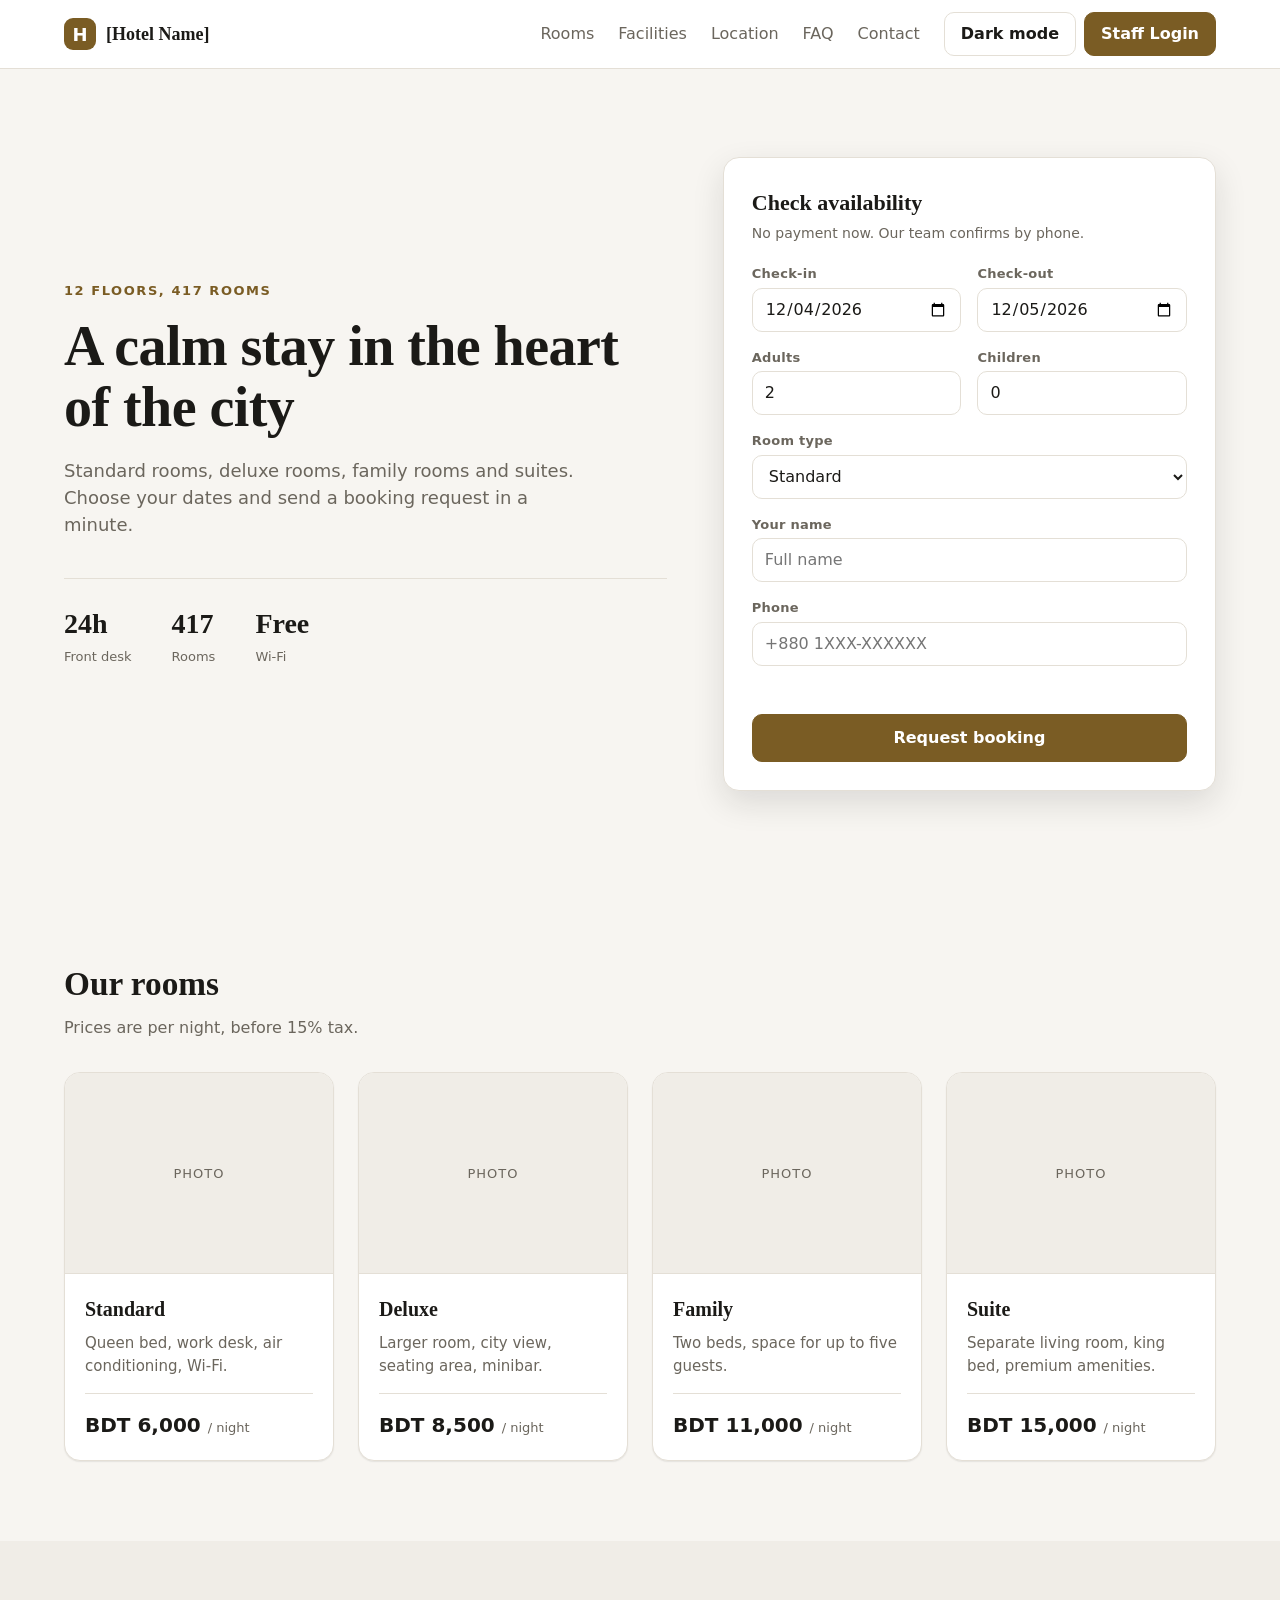
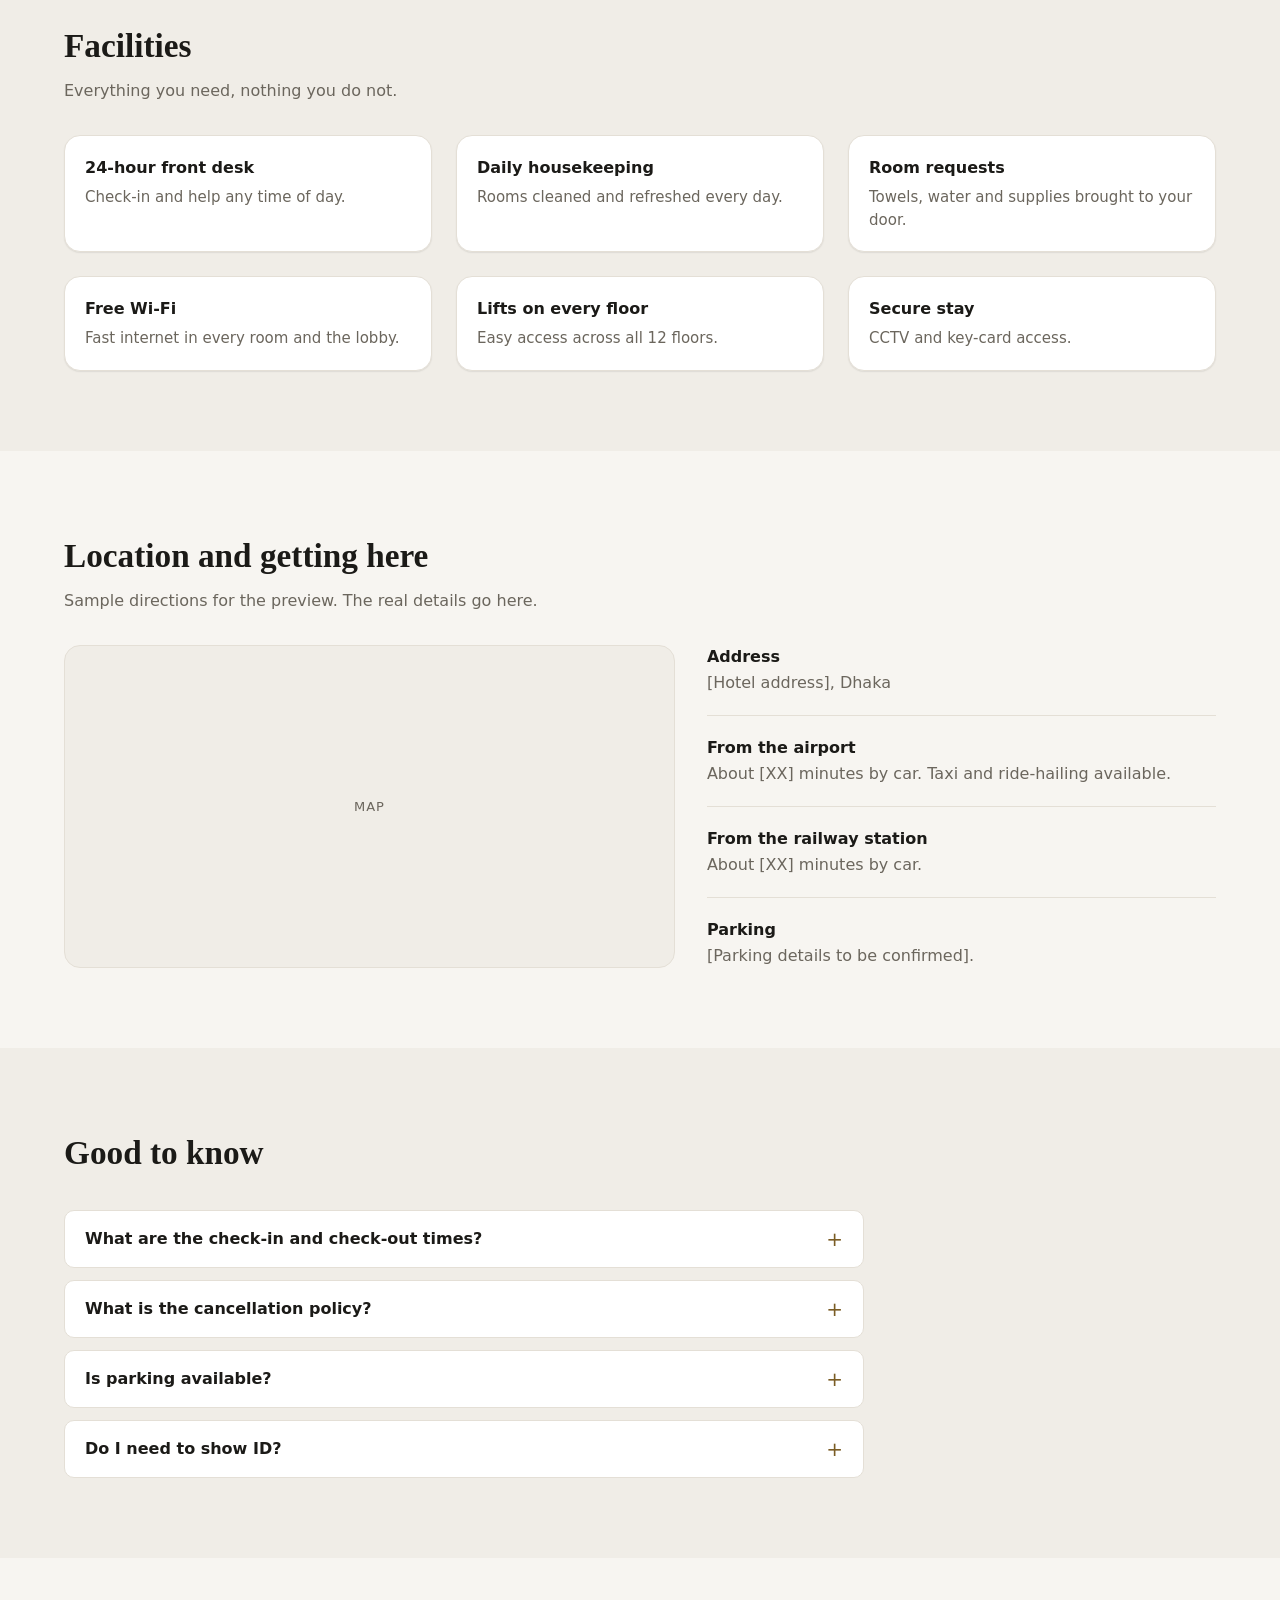
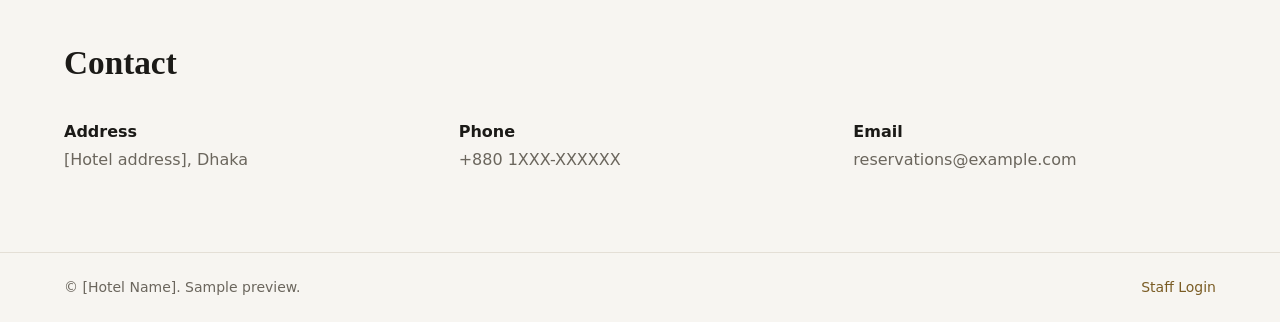
<file: index.html>
<!DOCTYPE html>
<html lang="en" data-theme="light">
<head>
  <meta charset="UTF-8">
  <meta name="viewport" content="width=device-width, initial-scale=1">
  <title>[Hotel Name] - Stay with us</title>
  <meta name="description" content="Rooms, suites and family stays. Check availability and request a booking.">
  <link rel="stylesheet" href="base.css">
  <link rel="stylesheet" href="index.css">
  <script src="theme.js"></script>
</head>
<body class="site">
  <header class="site-nav">
    <a class="site-nav__brand" href="#top"><span class="site-nav__logo" aria-hidden="true">H</span>[Hotel Name]</a>
    <nav class="site-nav__links" aria-label="Main">
      <a href="#rooms">Rooms</a>
      <a href="#facilities">Facilities</a>
      <a href="#location">Location</a>
      <a href="#faq">FAQ</a>
      <a href="#contact">Contact</a>
    </nav>
    <div class="site-nav__actions">
      <button class="btn" type="button" id="themeBtn" aria-label="Toggle light or dark theme">Theme</button>
      <a class="btn btn--primary" href="login.html">Staff Login</a>
    </div>
  </header>

  <main id="top">
    <section class="hero">
      <div class="hero__text">
        <p class="hero__eyebrow">12 floors, 417 rooms</p>
        <h1 class="hero__title">A calm stay in the heart of the city</h1>
        <p class="hero__lead">Standard rooms, deluxe rooms, family rooms and suites. Choose your dates and send a booking request in a minute.</p>
        <ul class="hero__facts" aria-label="Highlights">
          <li><strong>24h</strong><span>Front desk</span></li>
          <li><strong>417</strong><span>Rooms</span></li>
          <li><strong>Free</strong><span>Wi-Fi</span></li>
        </ul>
      </div>
      <form class="card avail" id="availForm" novalidate>
        <h2 class="avail__title">Check availability</h2>
        <p class="avail__sub">No payment now. Our team confirms by phone.</p>
        <div class="avail__grid">
          <div class="field"><label class="field__label" for="a-in">Check-in</label><input class="input" id="a-in" type="date" required></div>
          <div class="field"><label class="field__label" for="a-out">Check-out</label><input class="input" id="a-out" type="date" required></div>
          <div class="field"><label class="field__label" for="a-ad">Adults</label><input class="input" id="a-ad" type="number" min="1" max="6" value="2"></div>
          <div class="field"><label class="field__label" for="a-ch">Children</label><input class="input" id="a-ch" type="number" min="0" max="4" value="0"></div>
          <div class="field avail__wide"><label class="field__label" for="a-type">Room type</label>
            <select class="select" id="a-type"><option value="STD">Standard</option><option value="DLX">Deluxe</option><option value="FAM">Family</option><option value="STE">Suite</option></select></div>
          <div class="field avail__wide"><label class="field__label" for="a-name">Your name</label><input class="input" id="a-name" type="text" placeholder="Full name"></div>
          <div class="field avail__wide"><label class="field__label" for="a-ph">Phone</label><input class="input" id="a-ph" type="tel" placeholder="+880 1XXX-XXXXXX"></div>
        </div>
        <p class="avail__msg" id="availMsg" role="status" aria-live="polite"></p>
        <button class="btn btn--primary avail__submit" type="submit">Request booking</button>
      </form>
    </section>

    <section class="section" id="rooms">
      <div class="section__head">
        <h2 class="section__title">Our rooms</h2>
        <p class="section__lead">Prices are per night, before 15% tax.</p>
      </div>
      <div class="rooms">
        <article class="card room"><div class="room__img" aria-hidden="true">Photo</div><div class="room__body"><h3>Standard</h3><p>Queen bed, work desk, air conditioning, Wi-Fi.</p><p class="room__price">BDT 6,000 <span>/ night</span></p></div></article>
        <article class="card room"><div class="room__img" aria-hidden="true">Photo</div><div class="room__body"><h3>Deluxe</h3><p>Larger room, city view, seating area, minibar.</p><p class="room__price">BDT 8,500 <span>/ night</span></p></div></article>
        <article class="card room"><div class="room__img" aria-hidden="true">Photo</div><div class="room__body"><h3>Family</h3><p>Two beds, space for up to five guests.</p><p class="room__price">BDT 11,000 <span>/ night</span></p></div></article>
        <article class="card room"><div class="room__img" aria-hidden="true">Photo</div><div class="room__body"><h3>Suite</h3><p>Separate living room, king bed, premium amenities.</p><p class="room__price">BDT 15,000 <span>/ night</span></p></div></article>
      </div>
    </section>

    <section class="section section--alt" id="facilities">
      <div class="section__head"><h2 class="section__title">Facilities</h2><p class="section__lead">Everything you need, nothing you do not.</p></div>
      <ul class="facts">
        <li class="card"><strong>24-hour front desk</strong><span>Check-in and help any time of day.</span></li>
        <li class="card"><strong>Daily housekeeping</strong><span>Rooms cleaned and refreshed every day.</span></li>
        <li class="card"><strong>Room requests</strong><span>Towels, water and supplies brought to your door.</span></li>
        <li class="card"><strong>Free Wi-Fi</strong><span>Fast internet in every room and the lobby.</span></li>
        <li class="card"><strong>Lifts on every floor</strong><span>Easy access across all 12 floors.</span></li>
        <li class="card"><strong>Secure stay</strong><span>CCTV and key-card access.</span></li>
      </ul>
    </section>

    <section class="section" id="location">
      <div class="section__head"><h2 class="section__title">Location and getting here</h2><p class="section__lead">Sample directions for the preview. The real details go here.</p></div>
      <div class="where">
        <div class="where__map" aria-hidden="true">Map</div>
        <ul class="where__list">
          <li><strong>Address</strong><span>[Hotel address], Dhaka</span></li>
          <li><strong>From the airport</strong><span>About [XX] minutes by car. Taxi and ride-hailing available.</span></li>
          <li><strong>From the railway station</strong><span>About [XX] minutes by car.</span></li>
          <li><strong>Parking</strong><span>[Parking details to be confirmed].</span></li>
        </ul>
      </div>
    </section>

    <section class="section section--alt" id="faq">
      <div class="section__head"><h2 class="section__title">Good to know</h2></div>
      <div class="faq">
        <details class="faq__item"><summary>What are the check-in and check-out times?</summary><p>Check-in from [14:00], check-out by [12:00]. Ask the front desk about early arrival or late departure.</p></details>
        <details class="faq__item"><summary>What is the cancellation policy?</summary><p>[Policy to be confirmed]. Please call the front desk to change or cancel a request.</p></details>
        <details class="faq__item"><summary>Is parking available?</summary><p>[Parking details to be confirmed]. Ask the front desk when you book.</p></details>
        <details class="faq__item"><summary>Do I need to show ID?</summary><p>Yes. Every adult guest shows a valid photo ID or passport at check-in.</p></details>
      </div>
    </section>

    <section class="section" id="contact">
      <div class="section__head"><h2 class="section__title">Contact</h2></div>
      <div class="contact">
        <p><strong>Address</strong><span>[Hotel address], Dhaka</span></p>
        <p><strong>Phone</strong><span>+880 1XXX-XXXXXX</span></p>
        <p><strong>Email</strong><span>reservations@example.com</span></p>
      </div>
    </section>
  </main>

  <footer class="site-foot">
    <span>&copy; [Hotel Name]. Sample preview.</span>
    <a href="login.html">Staff Login</a>
  </footer>
  <script src="index.js"></script>
</body>
</html>
</file>
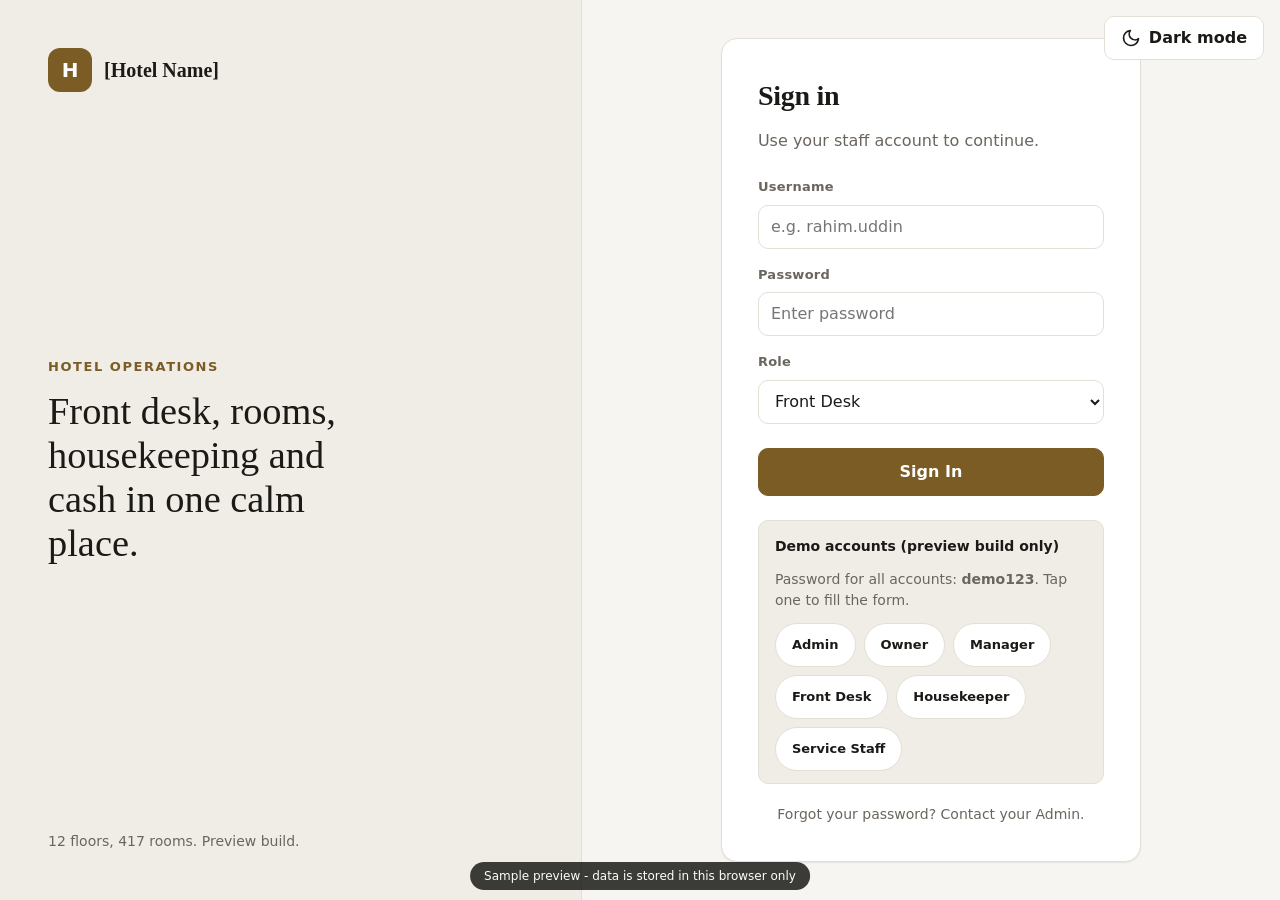
<file: analytics.html>
<!DOCTYPE html>
<html lang="en" data-theme="light">
<head>
  <meta charset="UTF-8">
  <meta name="viewport" content="width=device-width, initial-scale=1">
  <title>Analytics - Hotel ERP</title>
  <link rel="stylesheet" href="base.css">
  <link rel="stylesheet" href="analytics.css">
  <script src="theme.js"></script>
</head>
<body data-page="analytics">
  <div class="app">
    <aside class="sidebar">
      <div class="sidebar__brand">Hotel ERP</div>
      <nav>
        <ul class="sidebar__nav">
          <li><a class="sidebar__link" href="dashboard.html">Dashboard</a></li>
          <li><a class="sidebar__link" href="front-desk.html">Front Desk</a></li>
          <li><a class="sidebar__link" href="room-booking.html">Room Booking</a></li>
          <li><a class="sidebar__link" href="rooms.html">Rooms</a></li>
          <li><a class="sidebar__link" href="guest-services.html">Guest Services</a></li>
          <li><a class="sidebar__link" href="housekeeping.html">Housekeeping</a></li>
          <li><a class="sidebar__link" href="staff.html">Staff Information</a></li>
          <li><a class="sidebar__link" href="cash.html">Cash Receiving</a></li>
          <li><a class="sidebar__link" href="analytics.html">Analytics</a></li>
          <li><a class="sidebar__link" href="search.html">Search</a></li>
        </ul>
      </nav>
    </aside>
    <div class="workspace">
      <header class="topbar">
        <input class="input topbar__search" type="search" placeholder="Search guests, rooms, bookings">
        <span class="topbar__spacer"></span>
        <!-- JS: theme toggle switches data-theme on html -->
        <button class="btn" type="button">Theme</button>
        <!-- JS: notifications dropdown -->
        <button class="btn" type="button">Alerts</button>
        <!-- JS: user menu with role and logout -->
        <button class="btn" type="button">Account</button>
      </header>
      <main class="main">
        <div class="toolbar no-print">
          <div class="page-head"><h1 class="page-title">Analytics</h1><p class="page-sub">Occupancy, revenue and room performance</p></div>
          <div class="an-controls">
            <label class="sr-only" for="anRange">Date range</label>
            <select class="select" id="anRange"><option value="7">Last 7 days</option><option value="30" selected>Last 30 days</option><option value="90">Last 90 days</option></select>
            <button class="btn" type="button" id="anPrint">Print Report</button>
          </div>
        </div>
        <p class="an-note" id="anNote"></p>
        <section class="an-kpis" id="anKpis" aria-label="Key figures"></section>
        <div class="an-grid">
          <section class="card" aria-labelledby="c1"><h2 class="card__title" id="c1">Monthly revenue (last 12 months)</h2><div id="chRevenue"></div></section>
          <section class="card" aria-labelledby="c2"><h2 class="card__title" id="c2">Occupancy trend</h2><div id="chOcc"></div></section>
          <section class="card" aria-labelledby="c3"><h2 class="card__title" id="c3">Booking sources</h2><div id="chSources"></div></section>
          <section class="card" aria-labelledby="c4"><h2 class="card__title" id="c4">Room type performance</h2><div id="chTypes"></div></section>
        </div>
        <section class="card" aria-labelledby="c5"><h2 class="card__title" id="c5">Monthly summary</h2>
          <div class="table-wrap"><table class="table"><thead><tr><th>Month</th><th class="right">Rooms sold</th><th class="right">Occupancy</th><th class="right">ADR</th><th class="right">Revenue</th></tr></thead><tbody id="anTable"></tbody></table></div>
        </section>
      </main>
    </div>
  </div>
  <script src="seed-rooms.js"></script>
  <script src="seed.js"></script>
  <script src="core.js"></script>
  <script src="analytics.js"></script>
</body>
</html>
</file>
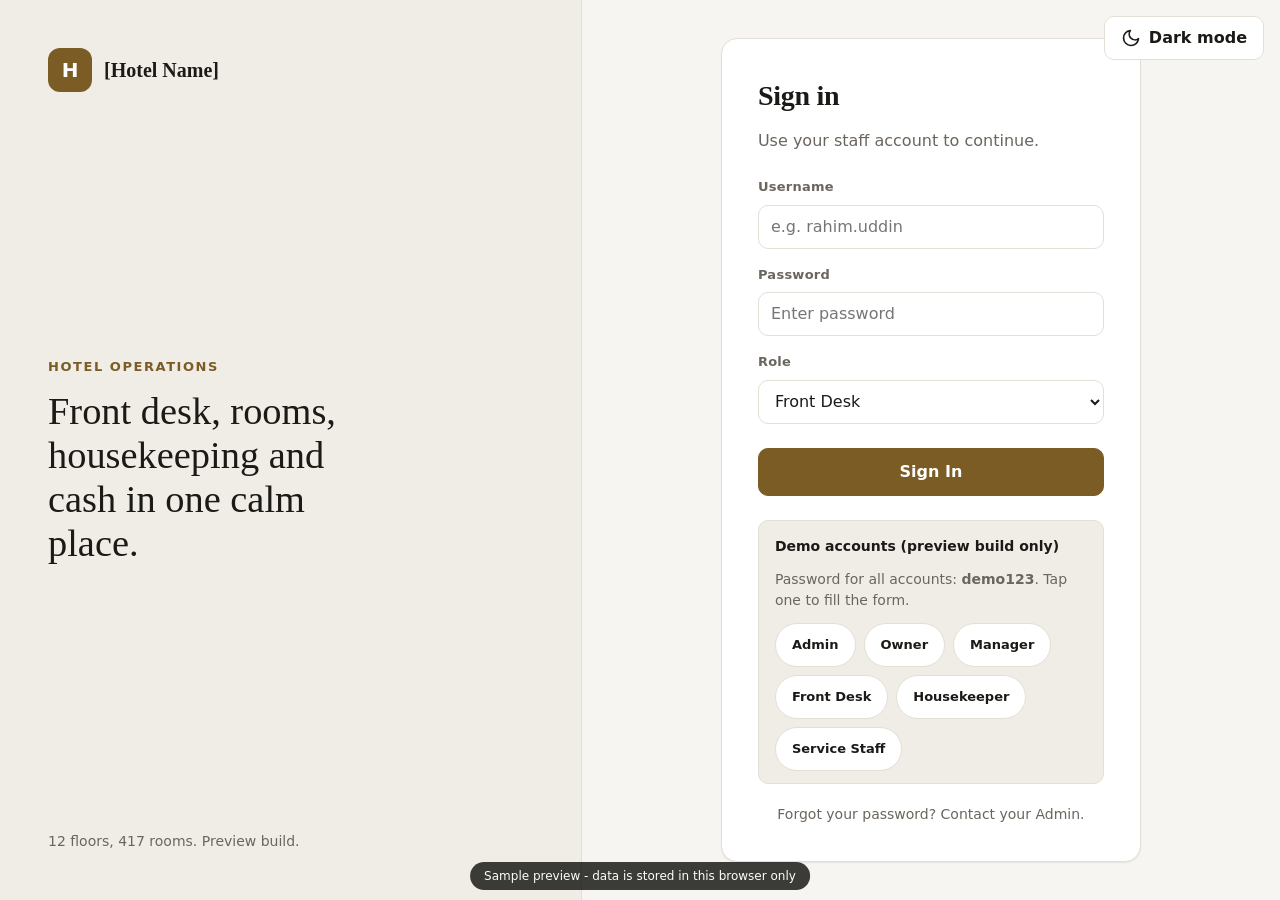
<file: cash.html>
<!DOCTYPE html>
<html lang="en" data-theme="light">
<head>
  <meta charset="UTF-8">
  <meta name="viewport" content="width=device-width, initial-scale=1">
  <title>Cash Receiving - Hotel ERP</title>
  <link rel="stylesheet" href="base.css">
  <link rel="stylesheet" href="cash.css">
  <script src="theme.js"></script>
</head>
<body data-page="cash">
  <div class="app">
    <aside class="sidebar">
      <div class="sidebar__brand">Hotel ERP</div>
      <nav>
        <ul class="sidebar__nav">
          <li><a class="sidebar__link" href="dashboard.html">Dashboard</a></li>
          <li><a class="sidebar__link" href="front-desk.html">Front Desk</a></li>
          <li><a class="sidebar__link" href="room-booking.html">Room Booking</a></li>
          <li><a class="sidebar__link" href="rooms.html">Rooms</a></li>
          <li><a class="sidebar__link" href="guest-services.html">Guest Services</a></li>
          <li><a class="sidebar__link" href="housekeeping.html">Housekeeping</a></li>
          <li><a class="sidebar__link" href="staff.html">Staff Information</a></li>
          <li><a class="sidebar__link" href="cash.html">Cash Receiving</a></li>
          <li><a class="sidebar__link" href="analytics.html">Analytics</a></li>
          <li><a class="sidebar__link" href="search.html">Search</a></li>
        </ul>
      </nav>
    </aside>
    <div class="workspace">
      <header class="topbar">
        <input class="input topbar__search" type="search" placeholder="Search guests, rooms, bookings">
        <span class="topbar__spacer"></span>
        <!-- JS: theme toggle switches data-theme on html -->
        <button class="btn" type="button">Theme</button>
        <!-- JS: notifications dropdown -->
        <button class="btn" type="button">Alerts</button>
        <!-- JS: user menu with role and logout -->
        <button class="btn" type="button">Account</button>
      </header>
      <main class="main">
        <header class="page-head"><h1 class="page-title">Cash Receiving</h1><p class="page-sub">Collections, receipts and day close</p></header>
        <section class="cash-stats" id="cashCards" aria-label="Today's collections"></section>

        <section class="card role-manager" id="approvals" aria-labelledby="appr-title">
          <h2 class="card__title" id="appr-title">Discount approvals <span class="badge" id="apprCount">0</span></h2>
          <div id="apprList" class="appr"></div>
        </section>

        <div class="cash-layout">
          <section class="card" aria-labelledby="rc-title">
            <div class="card__head"><h2 class="card__title" id="rc-title">Receipts</h2>
              <div class="cash-filters">
                <input class="input" id="rcQ" type="search" placeholder="Search guest, room or receipt" aria-label="Search receipts">
                <select class="select" id="rcMethod" aria-label="Method"><option value="">All methods</option><option>Cash</option><option>Card</option><option>Mobile Banking</option></select>
                <select class="select" id="rcStatus" aria-label="Status"><option value="">All statuses</option><option>Received</option><option>Pending</option><option>Refunded</option></select>
                <select class="select" id="rcDate" aria-label="Date"><option value="today">Today</option><option value="all">All dates</option></select>
              </div>
            </div>
            <div class="table-wrap table-wrap--scroll">
              <table class="table">
                <thead><tr><th>Receipt</th><th>Guest</th><th>Room</th><th class="right">Amount</th><th>Method</th><th>Received by</th><th>Time</th><th>Status</th><th>Actions</th></tr></thead>
                <tbody id="rcBody"></tbody>
              </table>
            </div>
          </section>

          <div class="cash-side">
            <section class="card role-edit" aria-labelledby="nr-title">
              <h2 class="card__title" id="nr-title">New receipt</h2>
              <form id="rcForm" novalidate>
                <label class="field__label" for="rcLookup">Guest or room</label>
                <input class="input" id="rcLookup" list="rcGuests" placeholder="Room number or guest name" autocomplete="off">
                <datalist id="rcGuests"></datalist>
                <p class="cash-hint" id="rcHint"></p>
                <label class="field__label" for="rcAmt">Amount (BDT)</label>
                <input class="input" id="rcAmt" type="number" min="1">
                <label class="field__label" for="rcMeth">Method</label>
                <select class="select" id="rcMeth"><option>Cash</option><option>Card</option><option>Mobile Banking</option></select>
                <label class="field__label" for="rcNote">Note</label>
                <input class="input" id="rcNote" type="text" placeholder="Optional, for example bKash reference">
                <p class="field-error" id="rcErr" role="alert" hidden></p>
                <button class="btn btn--primary cash-submit" type="submit">Record Receipt</button>
              </form>
            </section>

            <section class="card" aria-labelledby="dc-title">
              <h2 class="card__title" id="dc-title">Day close</h2>
              <dl class="dc" id="dcLines"></dl>
              <div class="role-edit">
                <label class="field__label" for="dcCount">Counted cash (BDT)</label>
                <input class="input" id="dcCount" type="number" min="0">
                <p class="cash-hint" id="dcDiff"></p>
                <button class="btn btn--primary cash-submit" type="button" id="dcClose">Close Day</button>
              </div>
            </section>
          </div>
        </div>
      </main>
    </div>
  </div>
  <script src="seed-rooms.js"></script>
  <script src="seed.js"></script>
  <script src="core.js"></script>
  <script src="cash.js"></script>
</body>
</html>
</file>
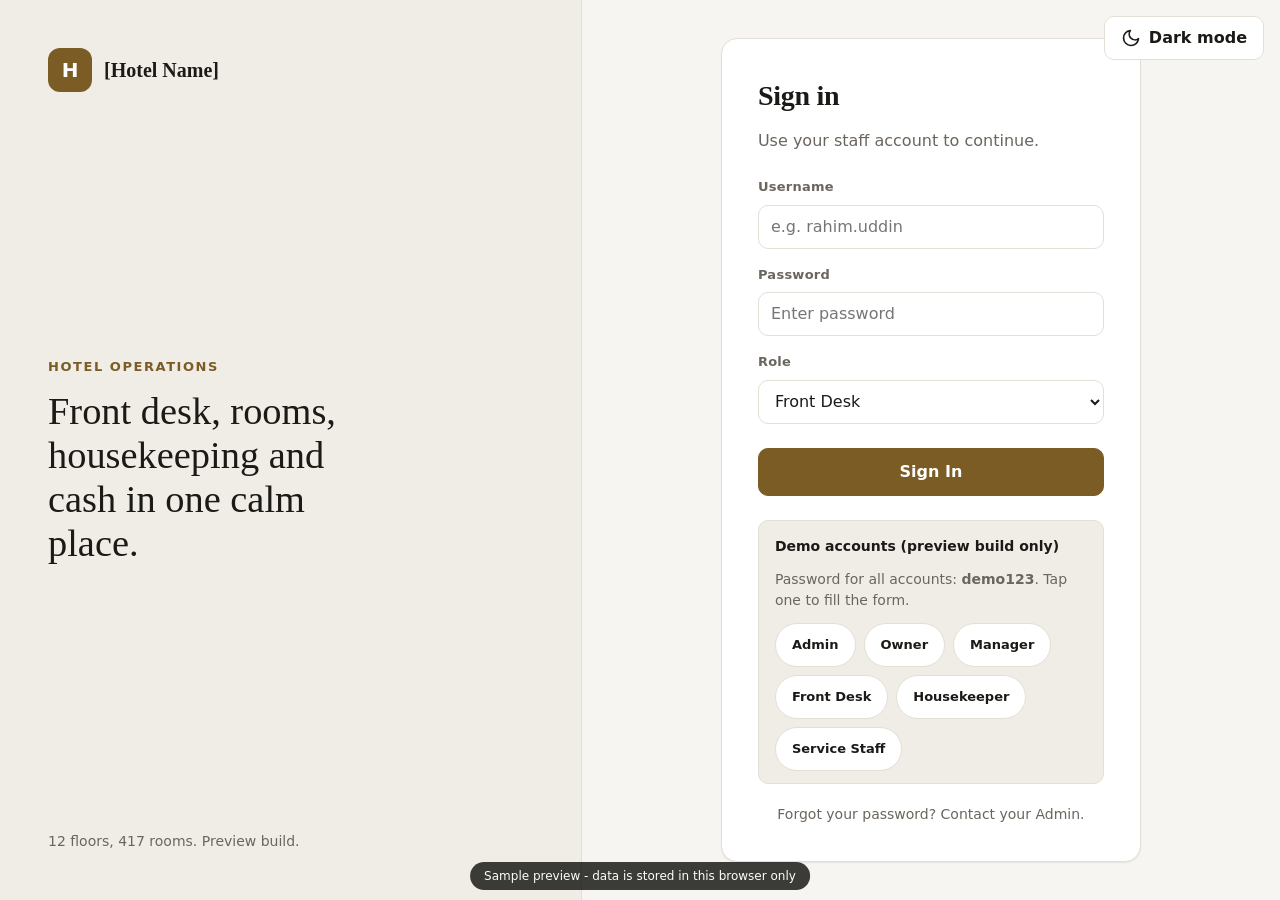
<file: dashboard.html>
<!DOCTYPE html>
<html lang="en" data-theme="light">
<head>
  <meta charset="UTF-8">
  <meta name="viewport" content="width=device-width, initial-scale=1">
  <title>Dashboard - Hotel ERP</title>
  <link rel="stylesheet" href="base.css">
  <link rel="stylesheet" href="dashboard.css">
  <script src="theme.js"></script>
</head>
<body data-page="dashboard">
  <div class="app">
    <aside class="sidebar">
      <div class="sidebar__brand">Hotel ERP</div>
      <nav>
        <ul class="sidebar__nav">
          <li><a class="sidebar__link sidebar__link--active" href="dashboard.html">Dashboard</a></li>
          <li><a class="sidebar__link" href="front-desk.html">Front Desk</a></li>
          <li><a class="sidebar__link" href="room-booking.html">Room Booking</a></li>
          <li><a class="sidebar__link" href="rooms.html">Rooms</a></li>
          <li><a class="sidebar__link" href="guest-services.html">Guest Services</a></li>
          <li><a class="sidebar__link" href="housekeeping.html">Housekeeping</a></li>
          <li><a class="sidebar__link" href="staff.html">Staff Information</a></li>
          <li><a class="sidebar__link" href="cash.html">Cash Receiving</a></li>
          <li><a class="sidebar__link" href="analytics.html">Analytics</a></li>
          <li><a class="sidebar__link" href="search.html">Search</a></li>
        </ul>
      </nav>
    </aside>
    <div class="workspace">
      <header class="topbar">
        <input class="input topbar__search" type="search" placeholder="Search guests, rooms, bookings">
        <span class="topbar__spacer"></span>
        <!-- JS: theme toggle switches data-theme on html -->
        <button class="btn" type="button">Theme</button>
        <!-- JS: notifications dropdown -->
        <button class="btn" type="button">Alerts</button>
        <!-- JS: user menu with role and logout -->
        <button class="btn" type="button">Account</button>
      </header>
      <main class="main">
        <header class="page-head"><h1 class="page-title">Dashboard</h1><p class="page-sub">Today at a glance</p></header>
        <section class="stats" id="stats" aria-label="Key figures">
          <article class="card stat"><p class="stat__label">Occupancy</p><p class="stat__value">64%</p><p class="stat__note">268 of 417 rooms</p></article>
          <article class="card stat"><p class="stat__label">Rooms Vacant</p><p class="stat__value stat__value--vacant">92</p><p class="stat__note">Ready to sell: 71</p></article>
          <article class="card stat"><p class="stat__label">Today's Check-ins</p><p class="stat__value">34</p><p class="stat__note">12 arrived</p></article>
          <article class="card stat"><p class="stat__label">Today's Check-outs</p><p class="stat__value">29</p><p class="stat__note">18 departed</p></article>
          <article class="card stat"><p class="stat__label">Today's Revenue</p><p class="stat__value">BDT 4,82,500</p><p class="stat__note">Room charges</p></article>
          <article class="card stat"><p class="stat__label">Pending Cash</p><p class="stat__value stat__value--warn">BDT 68,200</p><p class="stat__note">9 open balances</p></article>
        </section>

        <section class="card" aria-labelledby="status-title">
          <h2 class="card__title" id="status-title">Room Status Summary</h2>
          <div class="statusbar" id="statusbar" role="img" aria-label="Vacant 92, Occupied 268, Reserved 24, Dirty 21, Maintenance 12">
            <span class="statusbar__seg statusbar__seg--vacant"></span>
            <span class="statusbar__seg statusbar__seg--occupied"></span>
            <span class="statusbar__seg statusbar__seg--reserved"></span>
            <span class="statusbar__seg statusbar__seg--dirty"></span>
            <span class="statusbar__seg statusbar__seg--maintenance"></span>
          </div>
          <ul class="legend" id="legend">
            <li><span class="badge badge--vacant">Vacant</span> 92</li>
            <li><span class="badge badge--occupied">Occupied</span> 268</li>
            <li><span class="badge badge--reserved">Reserved</span> 24</li>
            <li><span class="badge badge--dirty">Dirty</span> 21</li>
            <li><span class="badge badge--maintenance">Maintenance</span> 12</li>
          </ul>
        </section>

        <div class="split">
          <section class="card" aria-labelledby="ad-title">
            <div class="card__head"><h2 class="card__title" id="ad-title">Arrivals and Departures</h2>
            <div class="seg" id="adFilter" role="group" aria-label="Show"><button type="button" class="seg__btn is-on" data-f="all" aria-pressed="true">All</button><button type="button" class="seg__btn" data-f="arr" aria-pressed="false">Arrivals</button><button type="button" class="seg__btn" data-f="dep" aria-pressed="false">Departures</button></div></div>
            <div class="table-wrap table-wrap--scroll">
              <table class="table">
                <thead><tr><th>Guest</th><th>Room</th><th>Type</th><th>Time</th><th>Status</th></tr></thead>
                <tbody id="adBody"></tbody>
              </table>
            </div>
          </section>

          <section class="card" aria-labelledby="floor-title">
            <h2 class="card__title" id="floor-title">Floor Occupancy</h2>
            <ul class="floors" id="floorList">
              <li class="floors__row"><span class="floors__name">Ground</span><progress class="floors__bar" value="14" max="21"></progress><span class="floors__count">14/21</span></li>
              <li class="floors__row"><span class="floors__name">Floor 1</span><progress class="floors__bar" value="26" max="36"></progress><span class="floors__count">26/36</span></li>
              <li class="floors__row"><span class="floors__name">Floor 2</span><progress class="floors__bar" value="28" max="36"></progress><span class="floors__count">28/36</span></li>
              <li class="floors__row"><span class="floors__name">Floor 3</span><progress class="floors__bar" value="25" max="36"></progress><span class="floors__count">25/36</span></li>
              <li class="floors__row"><span class="floors__name">Floor 4</span><progress class="floors__bar" value="27" max="36"></progress><span class="floors__count">27/36</span></li>
              <li class="floors__row"><span class="floors__name">Floor 5</span><progress class="floors__bar" value="24" max="36"></progress><span class="floors__count">24/36</span></li>
              <li class="floors__row"><span class="floors__name">Floor 6</span><progress class="floors__bar" value="23" max="36"></progress><span class="floors__count">23/36</span></li>
              <li class="floors__row"><span class="floors__name">Floor 7</span><progress class="floors__bar" value="25" max="36"></progress><span class="floors__count">25/36</span></li>
              <li class="floors__row"><span class="floors__name">Floor 8</span><progress class="floors__bar" value="22" max="36"></progress><span class="floors__count">22/36</span></li>
              <li class="floors__row"><span class="floors__name">Floor 9</span><progress class="floors__bar" value="20" max="36"></progress><span class="floors__count">20/36</span></li>
              <li class="floors__row"><span class="floors__name">Floor 10</span><progress class="floors__bar" value="18" max="36"></progress><span class="floors__count">18/36</span></li>
              <li class="floors__row"><span class="floors__name">Floor 11</span><progress class="floors__bar" value="16" max="36"></progress><span class="floors__count">16/36</span></li>
            </ul>
          </section>
        </div>

        <section class="card" aria-labelledby="feed-title">
          <h2 class="card__title" id="feed-title">Recent Activity</h2>
          <!-- JS: append new activity items live -->
          <ul class="feed" id="feed">
            <li class="feed__item"><span class="feed__time">12:42</span> Room 806 checked in, Sarah Johnson</li>
            <li class="feed__item"><span class="feed__time">12:30</span> Room 1004 marked dirty after check-out</li>
            <li class="feed__item"><span class="feed__time">12:05</span> Cash receipt BDT 18,000 received for Room 412</li>
            <li class="feed__item"><span class="feed__time">11:48</span> Maintenance reported in Room 523 (air conditioner)</li>
            <li class="feed__item"><span class="feed__time">11:20</span> Walk-in booking confirmed, Room 309, 3 nights</li>
          </ul>
        </section>
      </main>
    </div>
  </div>
  <script src="seed-rooms.js"></script>
  <script src="seed.js"></script>
  <script src="core.js"></script>
  <script src="dashboard.js"></script>
</body>
</html>
</file>
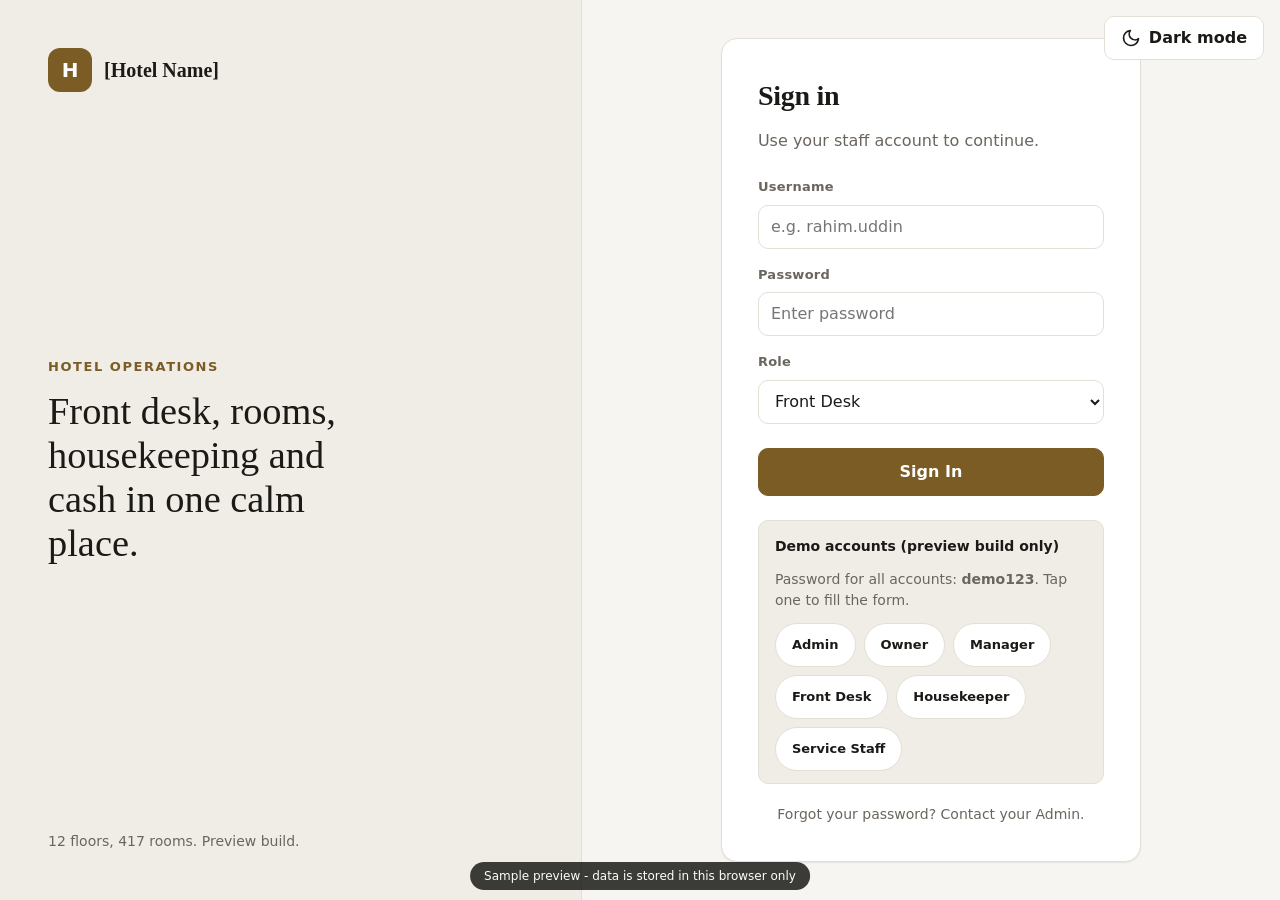
<file: front-desk.html>
<!DOCTYPE html>
<html lang="en" data-theme="light">
<head>
  <meta charset="UTF-8">
  <meta name="viewport" content="width=device-width, initial-scale=1">
  <title>Front Desk - Hotel ERP</title>
  <link rel="stylesheet" href="base.css">
  <link rel="stylesheet" href="front-desk.css">
  <script src="theme.js"></script>
</head>
<body data-page="front-desk">
  <div class="app">
    <aside class="sidebar">
      <div class="sidebar__brand">Hotel ERP</div>
      <nav>
        <ul class="sidebar__nav">
          <li><a class="sidebar__link" href="dashboard.html">Dashboard</a></li>
          <li><a class="sidebar__link sidebar__link--active" href="front-desk.html">Front Desk</a></li>
          <li><a class="sidebar__link" href="room-booking.html">Room Booking</a></li>
          <li><a class="sidebar__link" href="rooms.html">Rooms</a></li>
          <li><a class="sidebar__link" href="guest-services.html">Guest Services</a></li>
          <li><a class="sidebar__link" href="housekeeping.html">Housekeeping</a></li>
          <li><a class="sidebar__link" href="staff.html">Staff Information</a></li>
          <li><a class="sidebar__link" href="cash.html">Cash Receiving</a></li>
          <li><a class="sidebar__link" href="analytics.html">Analytics</a></li>
          <li><a class="sidebar__link" href="search.html">Search</a></li>
        </ul>
      </nav>
    </aside>
    <div class="workspace">
      <header class="topbar">
        <input class="input topbar__search" type="search" placeholder="Search guests, rooms, bookings">
        <span class="topbar__spacer"></span>
        <!-- JS: theme toggle switches data-theme on html -->
        <button class="btn" type="button">Theme</button>
        <!-- JS: notifications dropdown -->
        <button class="btn" type="button">Alerts</button>
        <!-- JS: user menu with role and logout -->
        <button class="btn" type="button">Account</button>
      </header>
      <main class="main">
        <div class="page-head">
          <h1 class="page-title">Front Desk</h1>
          <p class="page-lede">Today's arrivals, guests in house, and the details you need at the counter.</p>
        </div>
        <div class="card fd-search">
          <label class="fd-search__label" for="fd-q">Quick search</label>
          <!-- JS: filter arrivals and in-house lists as the user types -->
          <input class="input" id="fd-q" type="search" placeholder="Guest name, room number or phone">
        </div>

        <div class="fd-layout">
          <section class="card fd-col" aria-labelledby="arr-title">
            <h2 class="card__title" id="arr-title">Expected Arrivals Today <span class="badge" id="arrCount">0</span></h2>
            <ul class="guest-list" id="arrList">
              <li class="guest-list__item"><div><strong>Rahim Uddin</strong><p class="guest-list__meta">Room 412, Deluxe, 2 nights, ETA 11:30</p></div><!-- JS: check in guest --><button class="btn btn--primary" type="button">Check In</button></li>
              <li class="guest-list__item"><div><strong>Farhan Ahmed</strong><p class="guest-list__meta">Room 309, Standard, 3 nights, ETA 14:00</p></div><button class="btn btn--primary" type="button">Check In</button></li>
              <li class="guest-list__item"><div><strong>Emily Clarke</strong><p class="guest-list__meta">Room 701, Suite, 4 nights, ETA 15:30</p></div><button class="btn btn--primary" type="button">Check In</button></li>
              <li class="guest-list__item"><div><strong>Tasnim Akter</strong><p class="guest-list__meta">Room 218, Family, 2 nights, ETA 16:00</p></div><button class="btn btn--primary" type="button">Check In</button></li>
              <li class="guest-list__item"><div><strong>David Miller</strong><p class="guest-list__meta">Room 1015, Deluxe, 1 night, ETA 18:45</p></div><button class="btn btn--primary" type="button">Check In</button></li>
            </ul>
          </section>

          <section class="card fd-col" aria-labelledby="inh-title">
            <h2 class="card__title" id="inh-title">In-house Guests <span class="badge" id="inhCount">0</span></h2>
            <ul class="guest-list" id="inhList">
              <li class="guest-list__item"><div><strong>Sarah Johnson</strong><p class="guest-list__meta">Room 806, out 18 Nov, due BDT 0</p></div><!-- JS: check out guest and mark room dirty --><button class="btn" type="button">Check Out</button></li>
              <li class="guest-list__item"><div><strong>Hiroshi Tanaka</strong><p class="guest-list__meta">Room 1004, out today, due BDT 4,200</p></div><button class="btn" type="button">Check Out</button></li>
              <li class="guest-list__item"><div><strong>Maria Gonzalez</strong><p class="guest-list__meta">Room 1112, out today, due BDT 0</p></div><button class="btn" type="button">Check Out</button></li>
              <li class="guest-list__item"><div><strong>Kamal Hossain</strong><p class="guest-list__meta">Room 523, out 17 Nov, due BDT 9,500</p></div><button class="btn" type="button">Check Out</button></li>
              <li class="guest-list__item"><div><strong>Priya Sharma</strong><p class="guest-list__meta">Room 330, out 20 Nov, due BDT 0</p></div><button class="btn" type="button">Check Out</button></li>
            </ul>
          </section>

          <!-- JS: fill this panel when a guest is selected -->
          <aside class="card detail" id="detail" aria-labelledby="det-title">
            <h2 class="card__title" id="det-title">Guest Details</h2>
            <dl class="detail__list">
              <dt>Name</dt><dd>Hiroshi Tanaka</dd>
              <dt>Phone</dt><dd>+81 90 1234 5678</dd>
              <dt>ID</dt><dd>Passport, TK1234567</dd>
              <dt>Room</dt><dd>1004, Deluxe</dd>
              <dt>Stay</dt><dd>13 Nov to 16 Nov (3 nights)</dd>
              <dt>Balance due</dt><dd class="detail__due">BDT 4,200</dd>
              <dt>Notes</dt><dd>Late check-out requested until 14:00. Prefers high floor.</dd>
            </dl>
          </aside>
        </div>
      </main>
    </div>
  </div>
  <script src="seed-rooms.js"></script>
  <script src="seed.js"></script>
  <script src="core.js"></script>
  <script src="front-desk.js"></script>
</body>
</html>
</file>
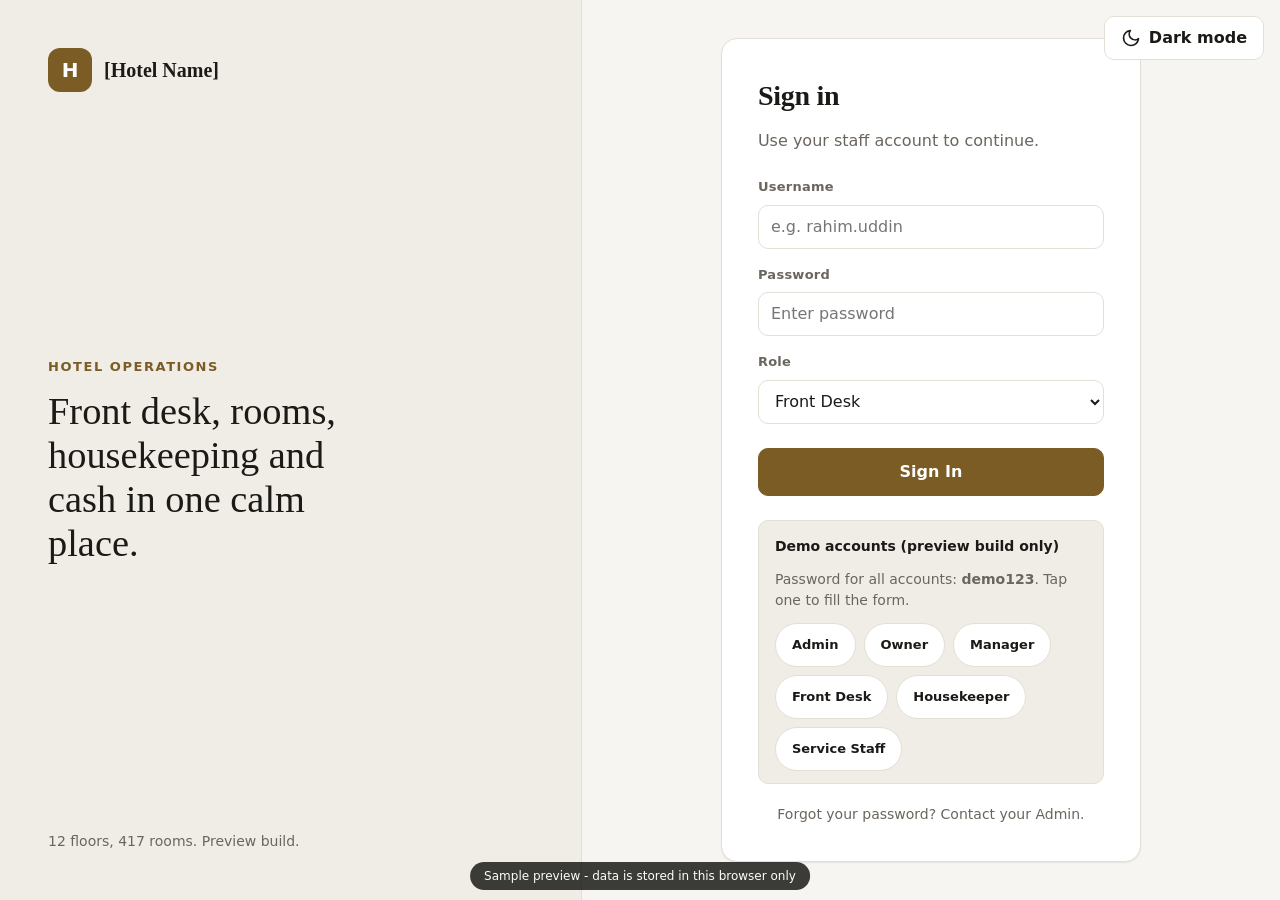
<file: guest-services.html>
<!DOCTYPE html>
<html lang="en" data-theme="light">
<head>
  <meta charset="UTF-8">
  <meta name="viewport" content="width=device-width, initial-scale=1">
  <title>Guest Services - Hotel ERP</title>
  <link rel="stylesheet" href="base.css">
  <link rel="stylesheet" href="guest-services.css">
  <script src="theme.js"></script>
</head>
<body data-page="guest-services">
  <div class="app">
    <aside class="sidebar">
      <div class="sidebar__brand">Hotel ERP</div>
      <nav>
        <ul class="sidebar__nav">
          <li><a class="sidebar__link" href="dashboard.html">Dashboard</a></li>
          <li><a class="sidebar__link" href="front-desk.html">Front Desk</a></li>
          <li><a class="sidebar__link" href="room-booking.html">Room Booking</a></li>
          <li><a class="sidebar__link" href="rooms.html">Rooms</a></li>
          <li><a class="sidebar__link sidebar__link--active" href="guest-services.html" aria-current="page">Guest Services</a></li>
          <li><a class="sidebar__link" href="housekeeping.html">Housekeeping</a></li>
          <li><a class="sidebar__link" href="staff.html">Staff Information</a></li>
          <li><a class="sidebar__link" href="cash.html">Cash Receiving</a></li>
          <li><a class="sidebar__link" href="analytics.html">Analytics</a></li>
          <li><a class="sidebar__link" href="search.html">Search</a></li>
        </ul>
      </nav>
    </aside>
    <div class="workspace">
      <header class="topbar">
        <input class="input topbar__search" type="search" placeholder="Search guests, rooms, bookings">
        <span class="topbar__spacer"></span>
        <!-- JS: theme toggle switches data-theme on html -->
        <button class="btn" type="button">Theme</button>
        <!-- JS: notifications dropdown -->
        <button class="btn" type="button">Alerts</button>
        <!-- JS: user menu with role and logout -->
        <button class="btn" type="button">Account</button>
      </header>
      <main class="main">
        <div class="page-head">
          <h1 class="page-title">Guest Services</h1>
          <p class="page-sub">In-house room requests and guest support tickets, in one calm view.</p>
        </div>
        <div class="toolbar card toolbar--bar">
          <p class="toolbar__hint">Manage in-house room requests and guest support tickets.</p>
          <div class="toolbar__filters" role="group" aria-label="Filter requests"><select class="select" id="gsStatus" aria-label="Filter by status"><option value="">All statuses</option><option>Pending</option><option>In progress</option><option>Done</option></select><select class="select" id="gsPri" aria-label="Filter by priority"><option value="">All priorities</option><option>High</option><option>Medium</option><option>Low</option></select></div>
          <a class="btn btn--primary" href="#new-request">New Request</a>
        </div>

        <div class="tabs">
          <input class="tabs__radio" type="radio" name="gs-tab" id="tab-requests" checked>
          <input class="tabs__radio" type="radio" name="gs-tab" id="tab-support">
          <div class="tabs__bar" role="tablist">
            <label class="tabs__label" for="tab-requests" id="tabReq">Room Requests</label>
            <label class="tabs__label" for="tab-support" id="tabSup">Guest Support</label>
          </div>

          <section class="tabs__panel tabs__panel--requests card" aria-label="Room Requests">
            <!-- JS: filter requests by status and priority -->
            <div class="table-wrap">
              <table class="table">
                <thead><tr><th>Room</th><th>Request</th><th>Time</th><th>Priority</th><th>Assigned staff</th><th>Status</th></tr></thead>
                <tbody id="reqBody"></tbody>
              </table>
            </div>
          </section>

          <section class="tabs__panel tabs__panel--support" aria-label="Guest Support">
            <div class="support">
              <div class="card">
                <h2 class="card__title">Tickets</h2>
                <ul class="ticket-list" id="ticketList"></ul>
              </div>
              <!-- JS: show selected ticket in the detail view -->
              <div class="card" id="ticket-detail"></div>
            </div>
          </section>
        </div>

        <!-- CSS :target modal -->
        <div class="modal" id="new-request" role="dialog" aria-modal="true" aria-labelledby="nr-title">
          <a class="modal__backdrop" href="#" aria-label="Close"></a>
          <form class="modal__box card" id="nrForm" action="#" method="post" novalidate>
            <h2 class="card__title" id="nr-title">New Request</h2>
            <label class="field__label" for="nr-room">Room</label>
            <input class="input" id="nr-room" type="text" placeholder="e.g. 204">
            <label class="field__label" for="nr-type">Request type</label>
            <select class="select" id="nr-type"><option>Towels</option><option>Extra bedding</option><option>Maintenance fix</option><option>Amenity refill</option></select>
            <label class="field__label" for="nr-pri">Priority</label>
            <select class="select" id="nr-pri"><option>Low</option><option>Medium</option><option>High</option></select>
            <label class="field__label" for="nr-note">Note</label>
            <textarea class="textarea" id="nr-note" rows="3"></textarea>
            <p class="field-error" id="nrErr" role="alert" hidden></p>
            <div class="modal__actions">
              <a class="btn" href="#">Cancel</a>
              <!-- JS: validate and submit new request -->
              <button class="btn btn--primary" type="submit">Create Request</button>
            </div>
          </form>
        </div>
      </main>
    </div>
  </div>
  <script src="seed-rooms.js"></script>
  <script src="seed.js"></script>
  <script src="core.js"></script>
  <script src="guest-services.js"></script>
</body>
</html>
</file>
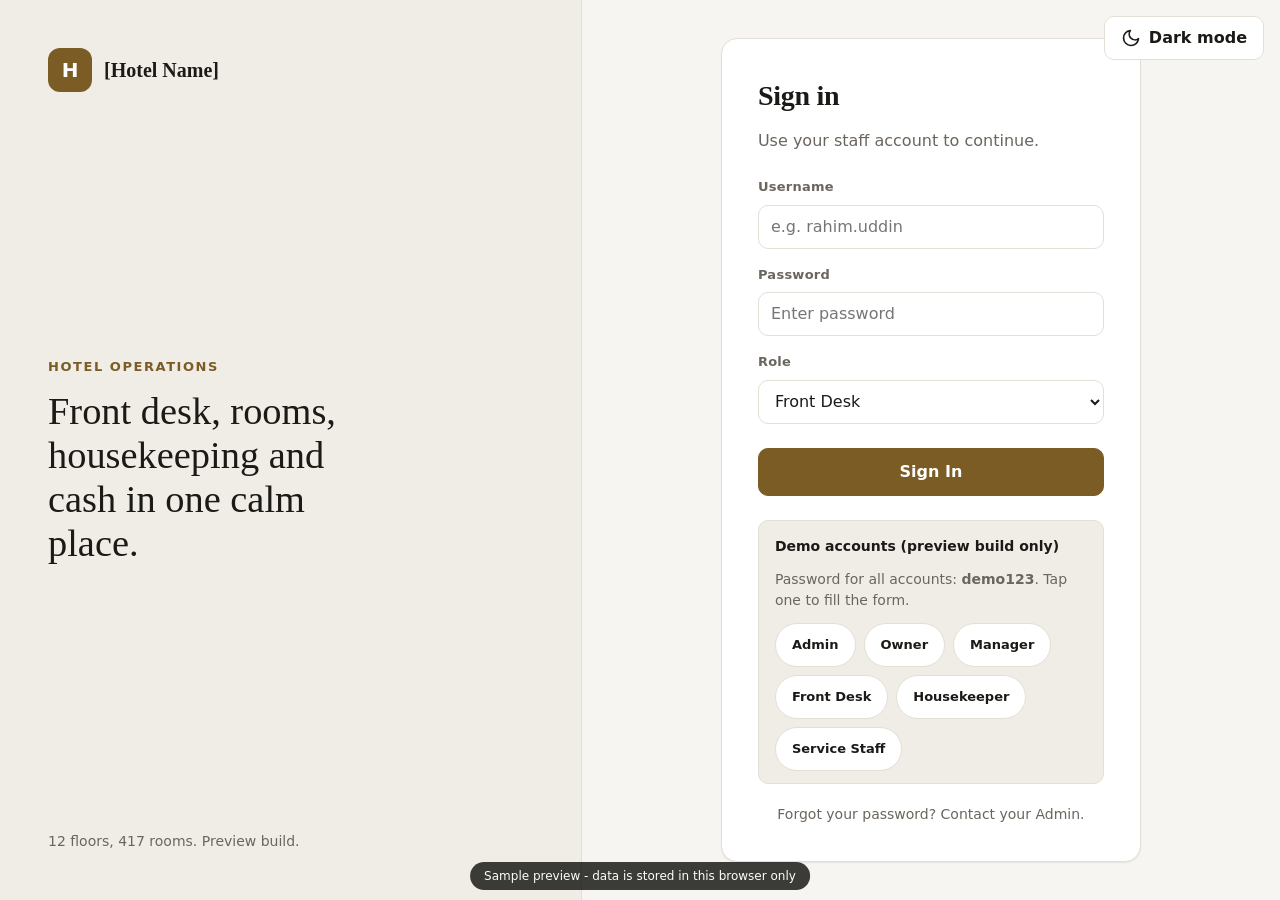
<file: housekeeping.html>
<!DOCTYPE html>
<html lang="en" data-theme="light">
<head>
  <meta charset="UTF-8">
  <meta name="viewport" content="width=device-width, initial-scale=1">
  <title>Housekeeping - Hotel ERP</title>
  <link rel="stylesheet" href="base.css">
  <link rel="stylesheet" href="housekeeping.css">
  <script src="theme.js"></script>
</head>
<body data-page="housekeeping">
  <div class="app">
    <aside class="sidebar">
      <div class="sidebar__brand">Hotel ERP</div>
      <nav>
        <ul class="sidebar__nav">
          <li><a class="sidebar__link" href="dashboard.html">Dashboard</a></li>
          <li><a class="sidebar__link" href="front-desk.html">Front Desk</a></li>
          <li><a class="sidebar__link" href="room-booking.html">Room Booking</a></li>
          <li><a class="sidebar__link" href="rooms.html">Rooms</a></li>
          <li><a class="sidebar__link" href="guest-services.html">Guest Services</a></li>
          <li><a class="sidebar__link sidebar__link--active" href="housekeeping.html" aria-current="page">Housekeeping</a></li>
          <li><a class="sidebar__link" href="staff.html">Staff Information</a></li>
          <li><a class="sidebar__link" href="cash.html">Cash Receiving</a></li>
          <li><a class="sidebar__link" href="analytics.html">Analytics</a></li>
          <li><a class="sidebar__link" href="search.html">Search</a></li>
        </ul>
      </nav>
    </aside>
    <div class="workspace">
      <header class="topbar">
        <input class="input topbar__search" type="search" placeholder="Search guests, rooms, bookings">
        <span class="topbar__spacer"></span>
        <!-- JS: theme toggle switches data-theme on html -->
        <button class="btn" type="button">Theme</button>
        <!-- JS: notifications dropdown -->
        <button class="btn" type="button">Alerts</button>
        <!-- JS: user menu with role and logout -->
        <button class="btn" type="button">Account</button>
      </header>
      <main class="main">
        <div class="page-head">
          <h1 class="page-title">Housekeeping</h1>
          <p class="page-sub">Room readiness at a glance, from dirty to ready.</p>
        </div>
        <!-- Front Desk sees this page read-only; only Send Cleaning Request is available to them. -->
        <section class="card assign role-manager" aria-label="Assign task">
          <h2 class="card__title">Assign task</h2>
          <div class="assign__row">
            <div class="assign__field"><label class="field__label" for="as-room">Room</label><input class="input" id="as-room" type="text" placeholder="e.g. 317"></div>
            <div class="assign__field"><label class="field__label" for="as-hk">Housekeeper</label><select class="select" id="as-hk"><option>Rina Begum</option><option>Jamal Sheikh</option><option>Shirin Akhter</option><option>Mizanur Rahman</option></select></div>
            <div class="assign__field"><label class="field__label" for="as-pri">Priority</label><select class="select" id="as-pri"><option>Normal</option><option>High</option><option>Urgent</option></select></div>
            <!-- JS: assign task to housekeeper and move card on board -->
            <button class="btn btn--primary assign__btn" type="button">Assign Task</button>
          </div>
        </section>

        <!-- JS: drag or move room cards between columns -->
        <div class="board" id="board"></div>
      </main>
    </div>
  </div>
  <script src="seed-rooms.js"></script>
  <script src="seed.js"></script>
  <script src="core.js"></script>
  <script src="housekeeping.js"></script>
</body>
</html>
</file>
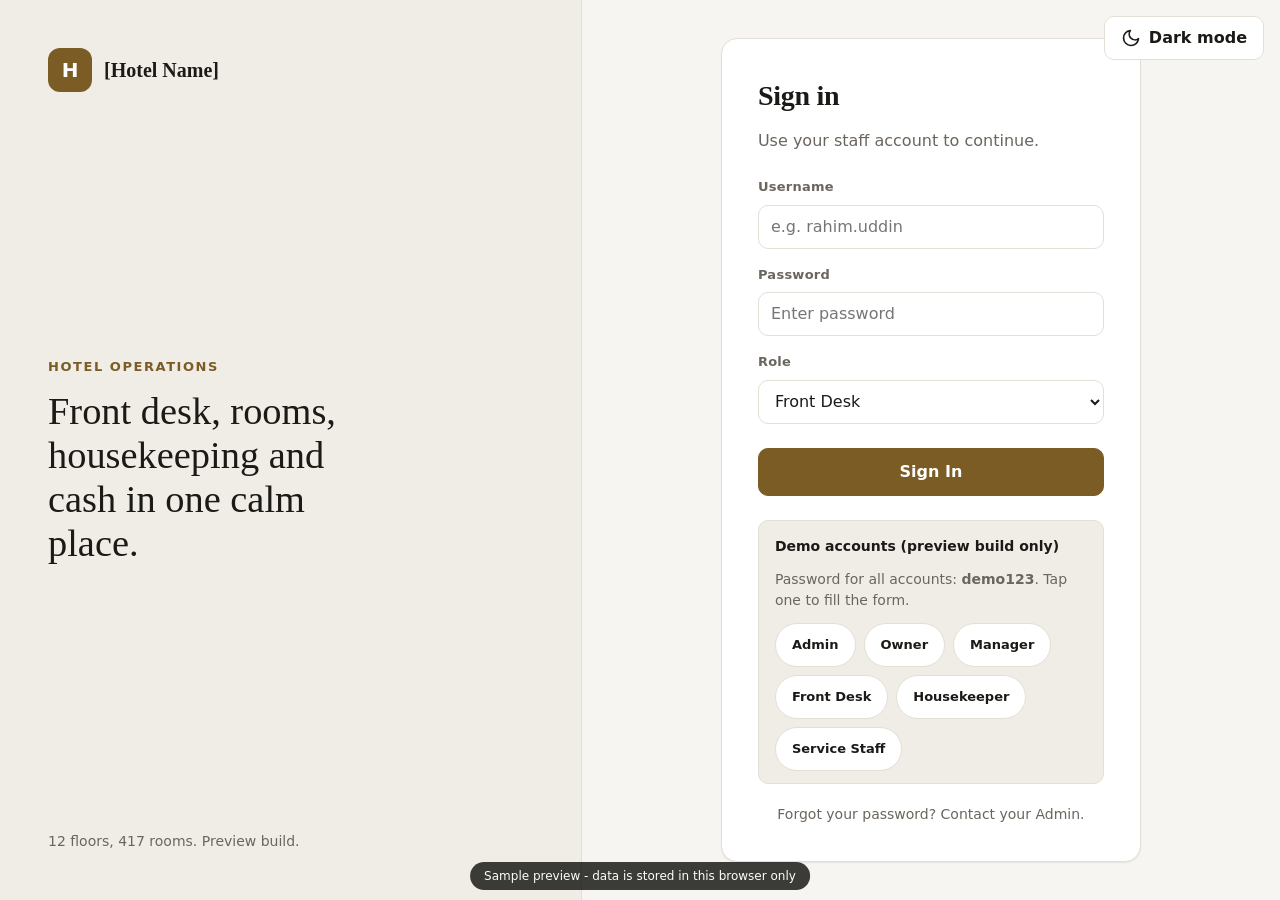
<file: login.html>
<!DOCTYPE html>
<html lang="en" data-theme="light">
<head>
  <meta charset="UTF-8">
  <meta name="viewport" content="width=device-width, initial-scale=1">
  <title>Login - Hotel ERP</title>
  <link rel="stylesheet" href="base.css">
  <link rel="stylesheet" href="login.css">
  <script src="theme.js"></script>
</head>
<body class="login" data-page="login">
  <!-- JS: theme toggle switches data-theme on html -->
  <button class="btn login__theme" type="button" aria-label="Toggle light or dark theme">Theme</button>

  <main class="login__wrap">
    <aside class="login__side">
      <div class="login__brand">
        <span class="login__logo" aria-hidden="true">H</span>
        <p class="login__hotel">[Hotel Name]</p>
      </div>
      <div class="login__pitch">
        <p class="login__eyebrow">Hotel operations</p>
        <p class="login__lead">Front desk, rooms, housekeeping and cash in one calm place.</p>
      </div>
      <p class="login__sidefoot">12 floors, 417 rooms. Preview build.</p>
    </aside>
    <section class="card login__card" aria-labelledby="login-title">
      <h1 class="login__title" id="login-title">Sign in</h1>
      <p class="login__hint">Use your staff account to continue.</p>

      <!-- JS: validate fields, check credentials, redirect by role -->
      <form class="login__form" id="loginForm" action="#" method="post" novalidate>
        <div class="field">
          <label class="field__label" for="username">Username</label>
          <input class="input" id="username" name="username" type="text" autocomplete="username" placeholder="e.g. rahim.uddin" required>
        </div>
        <div class="field">
          <label class="field__label" for="password">Password</label>
          <input class="input" id="password" name="password" type="password" autocomplete="current-password" placeholder="Enter password" required>
        </div>
        <div class="field">
          <label class="field__label" for="role">Role</label>
          <!-- JS: selected role decides sidebar items after login -->
          <select class="select" id="role" name="role">
            <option value="admin">Admin</option>
            <option value="owner">Owner</option>
            <option value="manager">Manager</option>
            <option value="frontdesk" selected>Front Desk</option>
            <option value="housekeeper">Housekeeper</option>
            <option value="service">Service Staff</option>
          </select>
        </div>
        <p class="field-error" id="loginError" role="alert" hidden></p>
        <button class="btn btn--primary login__submit" type="submit">Sign In</button>
      </form>
      <details class="login__demo" open>
        <summary>Demo accounts (preview build only)</summary>
        <p class="login__demohint">Password for all accounts: <strong>demo123</strong>. Tap one to fill the form.</p>
        <div class="login__chips" id="demoChips"></div>
      </details>
      <p class="login__foot">Forgot your password? Contact your Admin.</p>
    </section>
  </main>
  <script src="seed-rooms.js"></script>
  <script src="seed.js"></script>
  <script src="core.js"></script>
  <script src="login.js"></script>
</body>
</html>
</file>
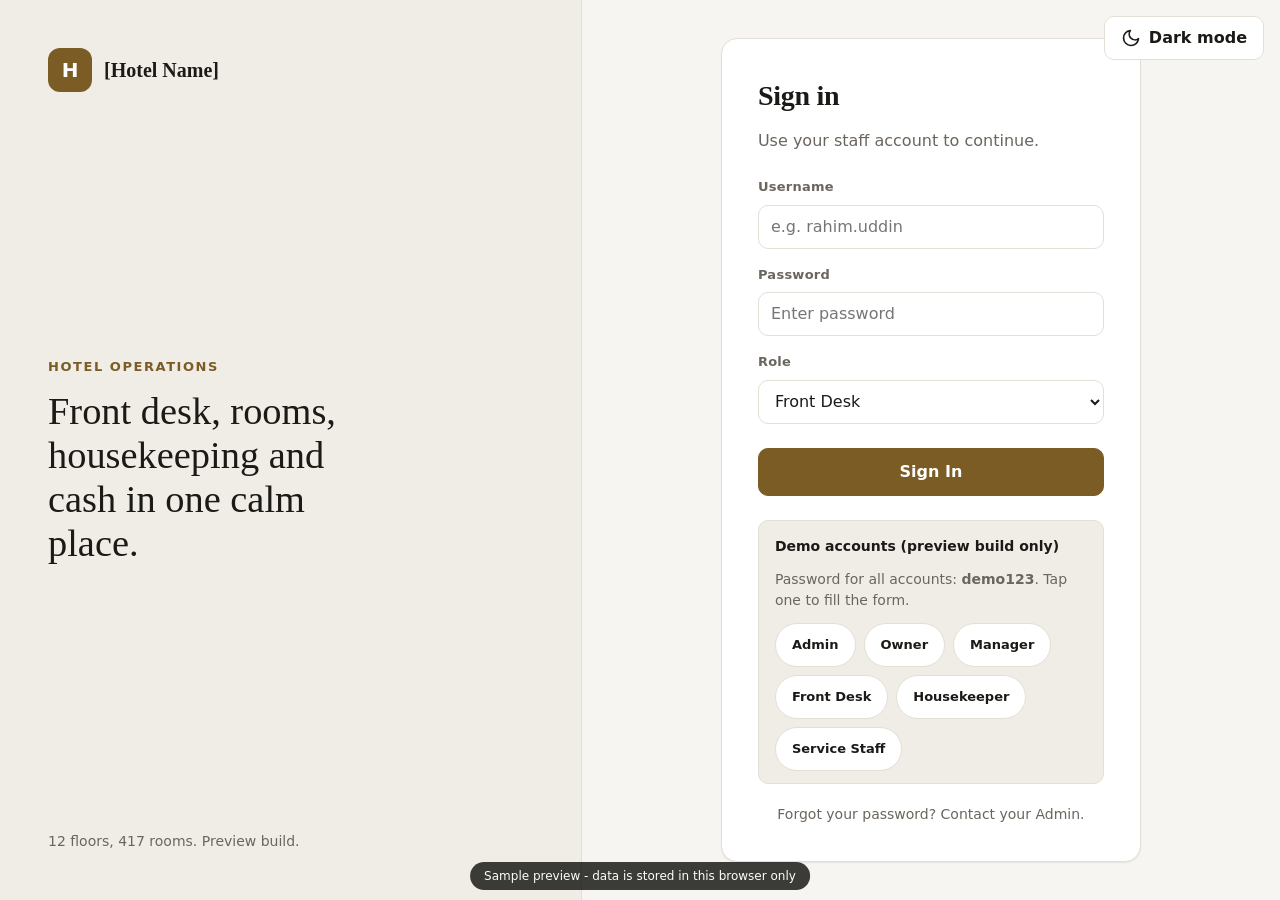
<file: mobile-housekeeper.html>
<!DOCTYPE html>
<html lang="en" data-theme="light">
<head>
  <meta charset="UTF-8">
  <meta name="viewport" content="width=device-width, initial-scale=1, viewport-fit=cover">
  <title>My Tasks - Hotel ERP</title>
  <link rel="stylesheet" href="base.css">
  <link rel="stylesheet" href="mobile-housekeeper.css">
  <script src="theme.js"></script>
</head>
<body class="mobile" data-page="mobile-housekeeper">
  <header class="mhead">
    <div class="mhead__id">
      <h1 class="mhead__name">Rina Begum</h1>
      <p class="mhead__shift">Housekeeper &middot; Morning shift, 7:00 AM to 3:00 PM</p>
    </div>
    <!-- JS: theme toggle switches data-theme on html -->
    <button class="btn mhead__theme" type="button">Theme</button>
  </header>

  <main class="mmain">
    <h2 class="mmain__title">Assigned rooms <span class="badge">4</span></h2>

    <!-- JS: Start Cleaning sets status to cleaning in progress; Mark Ready sets room ready; Report Issue opens maintenance form -->
    <ul class="tasks">
      <li class="task task--dirty">
        <article>
          <header class="task__head"><strong class="task__room">Room 204</strong><span class="badge badge--dirty">Dirty</span></header>
          <p class="task__type">Checkout cleaning &middot; Floor 2</p>
          <div class="task__actions">
            <button class="btn btn--primary btn--big" type="button">Start Cleaning</button>
            <button class="btn btn--big" type="button">Mark Ready</button>
            <button class="btn btn--danger btn--big" type="button">Report Issue</button>
          </div>
        </article>
      </li>
      <li class="task task--progress">
        <article>
          <header class="task__head"><strong class="task__room">Room 317</strong><span class="badge badge--occupied">Cleaning</span></header>
          <p class="task__type">Checkout cleaning &middot; Floor 3</p>
          <div class="task__actions">
            <button class="btn btn--primary btn--big" type="button">Start Cleaning</button>
            <button class="btn btn--big" type="button">Mark Ready</button>
            <button class="btn btn--danger btn--big" type="button">Report Issue</button>
          </div>
        </article>
      </li>
      <li class="task task--dirty">
        <article>
          <header class="task__head"><strong class="task__room">Room 512</strong><span class="badge badge--dirty">Dirty</span></header>
          <p class="task__type">Stay-over service &middot; Floor 5</p>
          <div class="task__actions">
            <button class="btn btn--primary btn--big" type="button">Start Cleaning</button>
            <button class="btn btn--big" type="button">Mark Ready</button>
            <button class="btn btn--danger btn--big" type="button">Report Issue</button>
          </div>
        </article>
      </li>
      <li class="task task--dirty">
        <article>
          <header class="task__head"><strong class="task__room">Room 906</strong><span class="badge badge--dirty">Dirty</span></header>
          <p class="task__type">Deep clean &middot; Floor 9</p>
          <div class="task__actions">
            <button class="btn btn--primary btn--big" type="button">Start Cleaning</button>
            <button class="btn btn--big" type="button">Mark Ready</button>
            <button class="btn btn--danger btn--big" type="button">Report Issue</button>
          </div>
        </article>
      </li>
    </ul>
  </main>

  <!-- JS: switch between Tasks, Done and Profile views -->
  <nav class="bottombar" aria-label="Main">
    <a class="bottombar__link bottombar__link--active" href="#" aria-current="page">Tasks</a>
    <a class="bottombar__link" href="#">Done</a>
    <a class="bottombar__link" href="#">Profile</a>
  </nav>
  <script src="seed-rooms.js"></script>
  <script src="seed.js"></script>
  <script src="core.js"></script>
  <script src="mobile-housekeeper.js"></script>
</body>
</html>
</file>
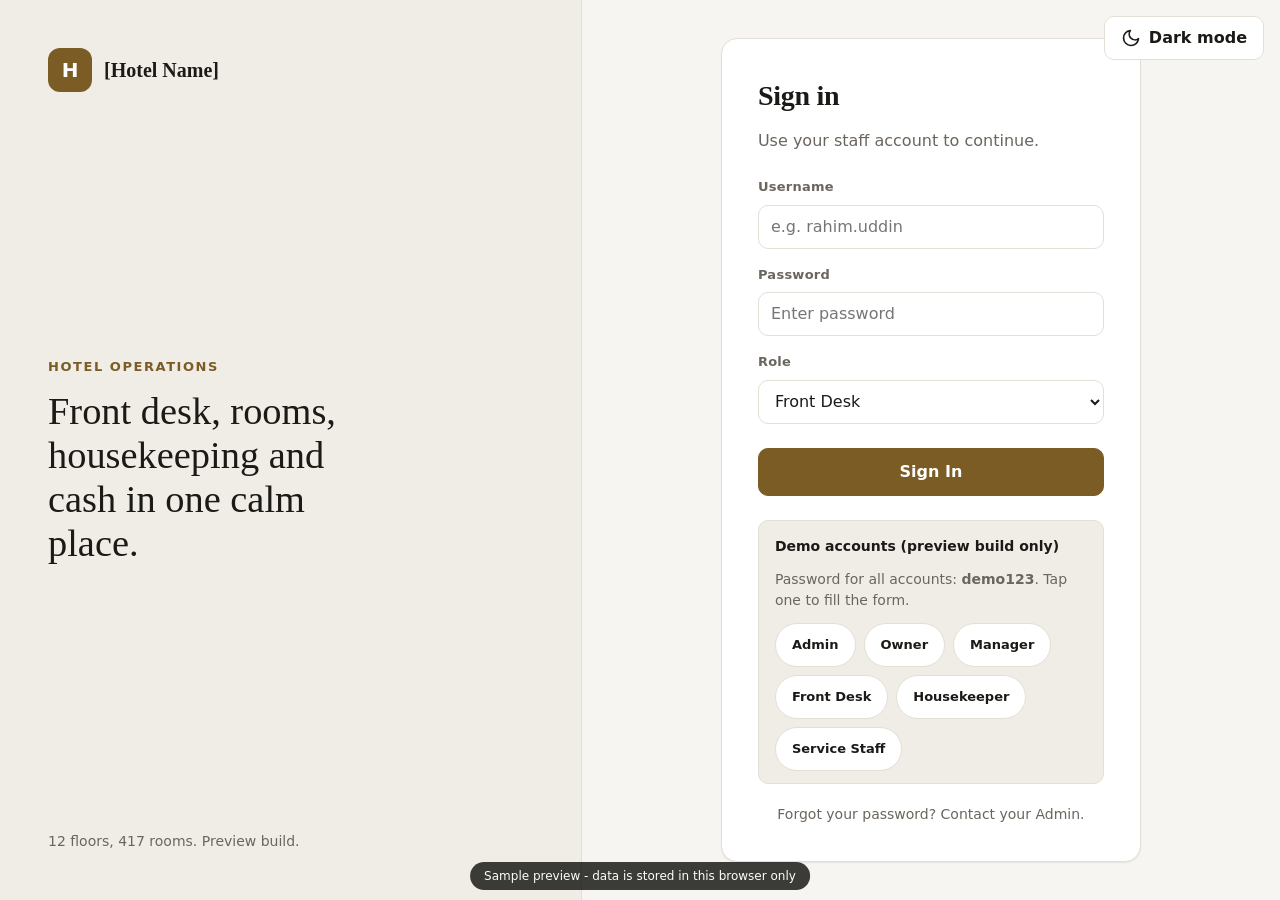
<file: mobile-service.html>
<!DOCTYPE html>
<html lang="en" data-theme="light">
<head>
  <meta charset="UTF-8">
  <meta name="viewport" content="width=device-width, initial-scale=1, viewport-fit=cover">
  <title>Service Requests - Hotel ERP</title>
  <link rel="stylesheet" href="base.css">
  <link rel="stylesheet" href="mobile-service.css">
  <script src="theme.js"></script>
</head>
<body class="mobile" data-page="mobile-service">
  <header class="mhead">
    <div class="mhead__id">
      <h1 class="mhead__name">Karim Hossain</h1>
      <p class="mhead__shift">Service Staff &middot; Day shift, 8:00 AM to 4:00 PM</p>
    </div>
    <!-- JS: theme toggle switches data-theme on html -->
    <button class="btn mhead__theme" type="button">Theme</button>
  </header>

  <main class="mmain">
    <h2 class="mmain__title">Incoming requests <span class="badge">4</span></h2>

    <!-- JS: On My Way marks request as en route; Done closes it and removes the card -->
    <ul class="tasks">
      <li class="task task--high">
        <article>
          <header class="task__head"><strong class="task__room">Room 518</strong><span class="badge badge--maintenance">High</span></header>
          <p class="task__type">Air conditioner not cooling</p>
          <p class="task__time">Requested 10:05 AM</p>
          <div class="task__actions">
            <button class="btn btn--primary btn--big" type="button">On My Way</button>
            <button class="btn btn--big" type="button">Done</button>
          </div>
        </article>
      </li>
      <li class="task task--high">
        <article>
          <header class="task__head"><strong class="task__room">Room 826</strong><span class="badge badge--maintenance">High</span></header>
          <p class="task__type">Leaking bathroom tap</p>
          <p class="task__time">Requested 10:48 AM</p>
          <div class="task__actions">
            <button class="btn btn--primary btn--big" type="button">On My Way</button>
            <button class="btn btn--big" type="button">Done</button>
          </div>
        </article>
      </li>
      <li class="task task--medium">
        <article>
          <header class="task__head"><strong class="task__room">Room 312</strong><span class="badge badge--dirty">Medium</span></header>
          <p class="task__type">Extra bedding</p>
          <p class="task__time">Requested 9:40 AM</p>
          <div class="task__actions">
            <button class="btn btn--primary btn--big" type="button">On My Way</button>
            <button class="btn btn--big" type="button">Done</button>
          </div>
        </article>
      </li>
      <li class="task task--low">
        <article>
          <header class="task__head"><strong class="task__room">Room 204</strong><span class="badge badge--vacant">Low</span></header>
          <p class="task__type">Extra towels</p>
          <p class="task__time">Requested 9:12 AM</p>
          <div class="task__actions">
            <button class="btn btn--primary btn--big" type="button">On My Way</button>
            <button class="btn btn--big" type="button">Done</button>
          </div>
        </article>
      </li>
    </ul>
  </main>

  <!-- JS: switch between Requests, Done and Profile views -->
  <nav class="bottombar" aria-label="Main">
    <a class="bottombar__link bottombar__link--active" href="#" aria-current="page">Requests</a>
    <a class="bottombar__link" href="#">Done</a>
    <a class="bottombar__link" href="#">Profile</a>
  </nav>
  <script src="seed-rooms.js"></script>
  <script src="seed.js"></script>
  <script src="core.js"></script>
  <script src="mobile-service.js"></script>
</body>
</html>
</file>
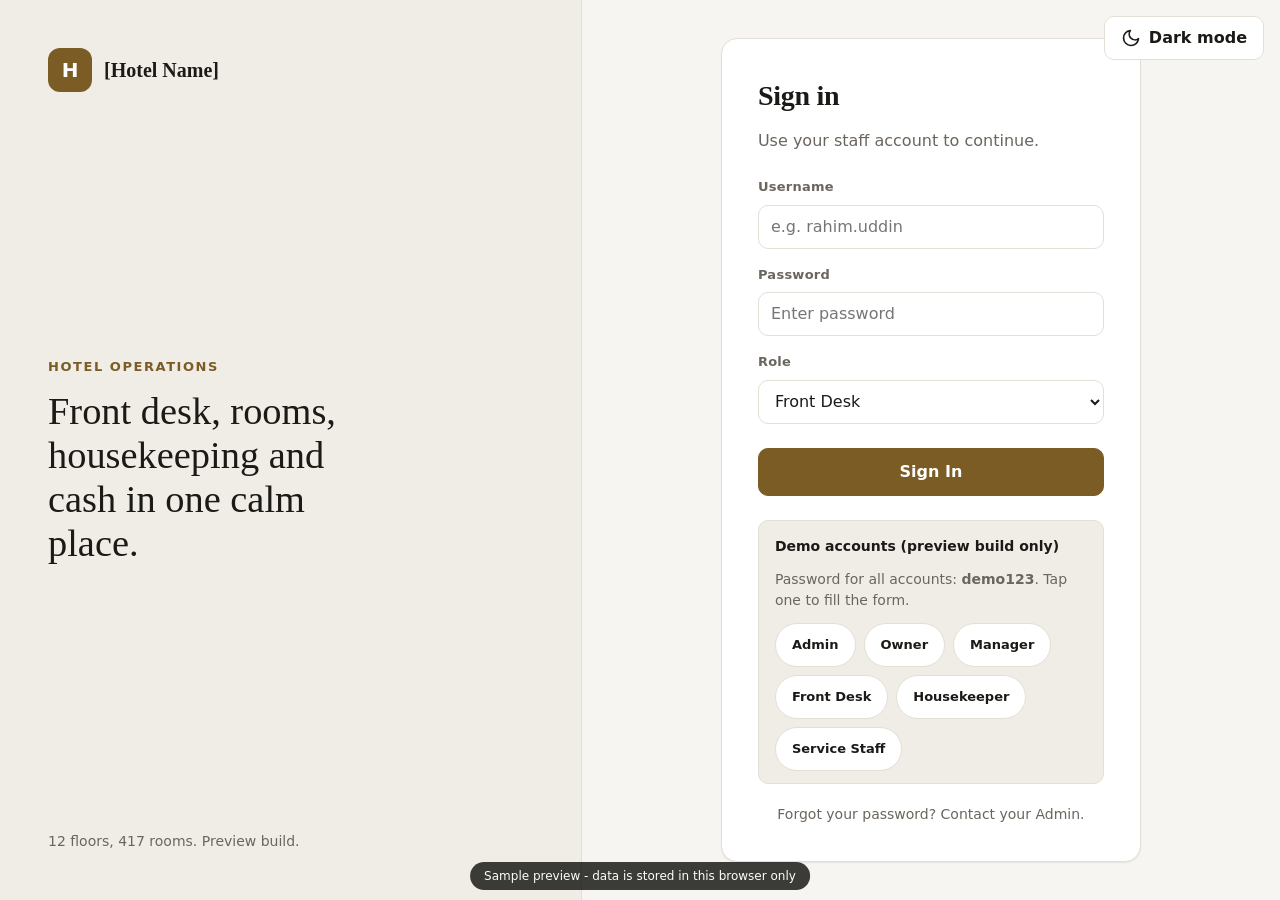
<file: room-booking.html>
<!DOCTYPE html>
<html lang="en" data-theme="light">
<head>
  <meta charset="UTF-8">
  <meta name="viewport" content="width=device-width, initial-scale=1">
  <title>Room Booking - Hotel ERP</title>
  <link rel="stylesheet" href="base.css">
  <link rel="stylesheet" href="room-booking.css">
  <script src="theme.js"></script>
</head>
<body data-page="room-booking">
  <div class="app">
    <aside class="sidebar">
      <div class="sidebar__brand">Hotel ERP</div>
      <nav>
        <ul class="sidebar__nav">
          <li><a class="sidebar__link" href="dashboard.html">Dashboard</a></li>
          <li><a class="sidebar__link" href="front-desk.html">Front Desk</a></li>
          <li><a class="sidebar__link sidebar__link--active" href="room-booking.html">Room Booking</a></li>
          <li><a class="sidebar__link" href="rooms.html">Rooms</a></li>
          <li><a class="sidebar__link" href="guest-services.html">Guest Services</a></li>
          <li><a class="sidebar__link" href="housekeeping.html">Housekeeping</a></li>
          <li><a class="sidebar__link" href="staff.html">Staff Information</a></li>
          <li><a class="sidebar__link" href="cash.html">Cash Receiving</a></li>
          <li><a class="sidebar__link" href="analytics.html">Analytics</a></li>
          <li><a class="sidebar__link" href="search.html">Search</a></li>
        </ul>
      </nav>
    </aside>
    <div class="workspace">
      <header class="topbar">
        <input class="input topbar__search" type="search" placeholder="Search guests, rooms, bookings">
        <span class="topbar__spacer"></span>
        <!-- JS: theme toggle switches data-theme on html -->
        <button class="btn" type="button">Theme</button>
        <!-- JS: notifications dropdown -->
        <button class="btn" type="button">Alerts</button>
        <!-- JS: user menu with role and logout -->
        <button class="btn" type="button">Account</button>
      </header>
      <main class="main">
        <div class="page-head">
          <h1 class="page-title">Room Booking</h1>
          <p class="page-lede">A quick walk-in booking in three steps. The summary on the right updates as you go.</p>
        </div>
        <div class="rb-layout">
          <div class="rb-steps">
            <section class="card step" aria-labelledby="s1">
              <header class="step__head">
                <span class="step__num" aria-hidden="true">1</span>
                <div><h2 class="step__title" id="s1"><span class="sr-only">Step 1: </span>Dates and Guests</h2><p class="step__hint">When is the guest staying, and how many are coming?</p></div>
              </header>
              <div class="rb-fields">
                <label class="rb-field">Check-in<input class="input" type="date" id="rbIn"></label>
                <label class="rb-field">Check-out<input class="input" type="date" id="rbOut"></label>
                <label class="rb-field">Adults<input class="input" type="number" min="1" max="6" id="rbAdults" value="2"></label>
                <label class="rb-field">Children<input class="input" type="number" min="0" max="6" id="rbKids" value="0"></label>
              </div>
              <p class="field-error" id="rbDateErr" role="alert" hidden></p>
            </section>

            <section class="card step" aria-labelledby="s2">
              <header class="step__head">
                <span class="step__num" aria-hidden="true">2</span>
                <div><h2 class="step__title" id="s2"><span class="sr-only">Step 2: </span>Room Type</h2><p class="step__hint">Availability is checked for the dates above.</p></div>
              </header>
              <div class="rb-types" id="rbTypes" role="radiogroup" aria-label="Room type"></div>
              <label class="rb-field rb-roompick">Room<select class="select" id="rbRoom"></select></label>
            </section>

            <section class="card step" aria-labelledby="s-guest">
              <header class="step__head">
                <span class="step__num" aria-hidden="true">3</span>
                <div><h2 class="step__title" id="s-guest"><span class="sr-only">Step 3: </span>Guest Details</h2><p class="step__hint">Then take payment in the summary and confirm.</p></div>
              </header>
              <div class="rb-guest">
                <label class="rb-field">Guest name<input class="input" id="rbName" type="text" placeholder="Full name" autocomplete="off"></label>
                <label class="rb-field">Phone<input class="input" id="rbPhone" type="tel" placeholder="+880 1XXX-XXXXXX" autocomplete="off"></label>
                <div class="rb-idrow">
                  <label class="rb-field">ID type<select class="select" id="rbIdType"><option>NID</option><option>Passport</option><option>Driving License</option></select></label>
                  <label class="rb-field">ID number<input class="input" id="rbIdNo" type="text" autocomplete="off"></label>
                </div>
              </div>
            </section>
          </div>

          <aside class="card rb-summary" aria-labelledby="s3">
            <h2 class="rb-summary__title" id="s3">Booking Summary</h2>
            <dl class="rb-lines" id="rbLines"></dl>
            <label class="rb-field">Discount (BDT)<input class="input" id="rbDisc" type="number" min="0" value="0"></label>
            <p class="rb-note" id="rbDiscNote"></p>
            <p class="rb-total"><span>Total</span><strong id="rbTotal">BDT 0</strong></p>
            <label class="rb-field">Amount received now (BDT)<input class="input" id="rbPaid" type="number" min="0" value="0"></label>
            <fieldset class="rb-pay">
              <legend>Payment method</legend>
              <label class="pay"><input class="pay__input" type="radio" name="pay" value="Cash" checked><span class="pay__btn">Cash</span></label>
              <label class="pay"><input class="pay__input" type="radio" name="pay" value="Card"><span class="pay__btn">Card</span></label>
              <label class="pay"><input class="pay__input" type="radio" name="pay" value="Mobile Banking"><span class="pay__btn">Mobile Banking</span></label>
            </fieldset>
            <label class="rb-check" id="rbCheckWrap"><input type="checkbox" id="rbCheckin" checked> Check the guest in now</label>
            <p class="field-error" id="rbErr" role="alert" hidden></p>
            <button class="btn btn--primary rb-confirm" id="rbConfirm" type="button">Confirm Booking</button>
          </aside>
        </div>
      </main>
    </div>
  </div>
  <script src="seed-rooms.js"></script>
  <script src="seed.js"></script>
  <script src="core.js"></script>
  <script src="room-booking.js"></script>
</body>
</html>
</file>
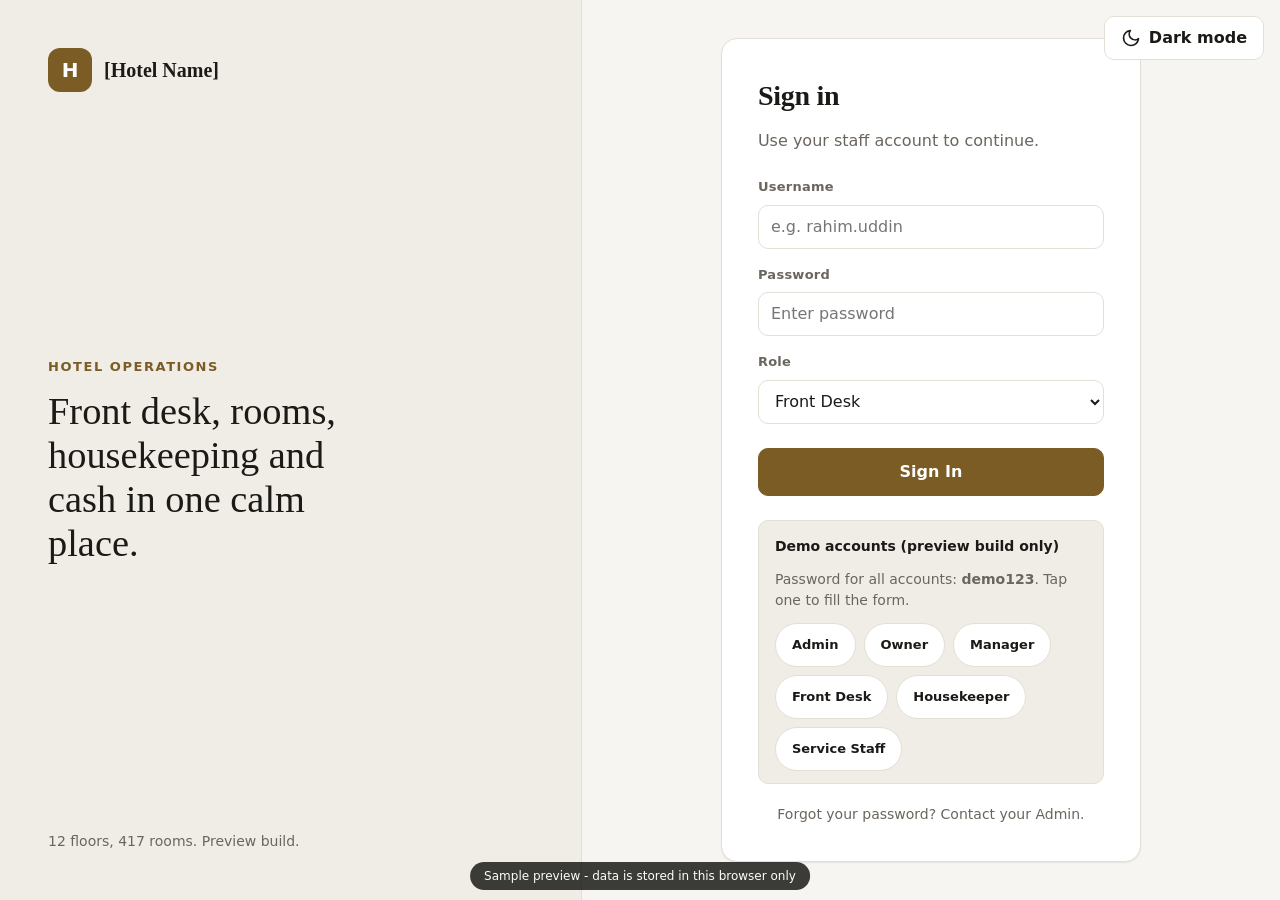
<file: rooms.html>
<!DOCTYPE html>
<html lang="en" data-theme="light">
<head>
  <meta charset="UTF-8">
  <meta name="viewport" content="width=device-width, initial-scale=1">
  <title>Rooms - Hotel ERP</title>
  <link rel="stylesheet" href="base.css">
  <link rel="stylesheet" href="rooms.css">
  <script src="theme.js"></script>
</head>
<body data-page="rooms">
  <div class="app">
    <aside class="sidebar">
      <div class="sidebar__brand">Hotel ERP</div>
      <nav>
        <ul class="sidebar__nav">
          <li><a class="sidebar__link" href="dashboard.html">Dashboard</a></li>
          <li><a class="sidebar__link" href="front-desk.html">Front Desk</a></li>
          <li><a class="sidebar__link" href="room-booking.html">Room Booking</a></li>
          <li><a class="sidebar__link sidebar__link--active" href="rooms.html" aria-current="page">Rooms</a></li>
          <li><a class="sidebar__link" href="guest-services.html">Guest Services</a></li>
          <li><a class="sidebar__link" href="housekeeping.html">Housekeeping</a></li>
          <li><a class="sidebar__link" href="staff.html">Staff Information</a></li>
          <li><a class="sidebar__link" href="cash.html">Cash Receiving</a></li>
          <li><a class="sidebar__link" href="analytics.html">Analytics</a></li>
          <li><a class="sidebar__link" href="search.html">Search</a></li>
        </ul>
      </nav>
    </aside>
    <div class="workspace">
      <header class="topbar">
        <input class="input topbar__search" type="search" placeholder="Search guests, rooms, bookings">
        <span class="topbar__spacer"></span>
        <!-- JS: theme toggle switches data-theme on html -->
        <button class="btn" type="button">Theme</button>
        <!-- JS: notifications dropdown -->
        <button class="btn" type="button">Alerts</button>
        <!-- JS: user menu with role and logout -->
        <button class="btn" type="button">Account</button>
      </header>
      <main class="main">
        <div class="page-head">
          <h1 class="page-title">Rooms</h1>
          <p class="page-lede">Every room in the hotel at a glance. Choose a tile to see the guest, the stay and what you can do next.</p>
        </div>

        <section class="card overview" aria-label="Floor selector and legend">
          <div class="overview__col">
            <h2 class="overview__label">Jump to floor</h2>
            <!-- JS: scroll to floor and expand its section -->
            <nav class="floor-nav" aria-label="Floor selector"><a class="floor-nav__link" href="#floor-0">G</a><a class="floor-nav__link" href="#floor-1">1</a><a class="floor-nav__link" href="#floor-2">2</a><a class="floor-nav__link" href="#floor-3">3</a><a class="floor-nav__link" href="#floor-4">4</a><a class="floor-nav__link" href="#floor-5">5</a><a class="floor-nav__link" href="#floor-6">6</a><a class="floor-nav__link" href="#floor-7">7</a><a class="floor-nav__link" href="#floor-8">8</a><a class="floor-nav__link" href="#floor-9">9</a><a class="floor-nav__link" href="#floor-10">10</a><a class="floor-nav__link" href="#floor-11">11</a></nav>
          </div>
          <div class="overview__col">
            <h2 class="overview__label legend__title" id="legendTitle">Status legend (417 rooms)</h2>
            <ul class="legend" id="roomLegend"></ul>
          </div>
        </section>

        <div class="rooms-layout">
          <section class="rooms-board" aria-label="Room grid">
            <div class="room-find"><label class="field__label" for="roomFind">Find a room</label><input class="input" id="roomFind" type="search" placeholder="Room number, for example 804, then press Enter" autocomplete="off"></div>
            <input class="filter__radio" type="radio" name="room-filter" id="flt-all" checked>
            <input class="filter__radio" type="radio" name="room-filter" id="flt-vacant">
            <input class="filter__radio" type="radio" name="room-filter" id="flt-occupied">
            <input class="filter__radio" type="radio" name="room-filter" id="flt-dirty">
            <input class="filter__radio" type="radio" name="room-filter" id="flt-maintenance">
            <input class="filter__radio" type="radio" name="room-filter" id="flt-reserved">
            <!-- JS: filter room tiles by chip (CSS fallback uses the radio inputs) -->
            <div class="chips" role="group" aria-label="Filter rooms by status"><label class="chip" for="flt-all">All</label><label class="chip" for="flt-vacant">Vacant</label><label class="chip" for="flt-occupied">Occupied</label><label class="chip" for="flt-dirty">Dirty</label><label class="chip" for="flt-maintenance">Maintenance</label><label class="chip" for="flt-reserved">Reserved</label></div>
            <div class="floors" id="floors"></div>
          </section>

          <!-- JS: open room side panel when a room tile is clicked -->
          <aside class="card room-panel" id="roomPanel" aria-label="Room details"></aside>
        </div>
      </main>
    </div>
  </div>
  <script src="seed-rooms.js"></script>
  <script src="seed.js"></script>
  <script src="core.js"></script>
  <script src="rooms.js"></script>
</body>
</html>
</file>
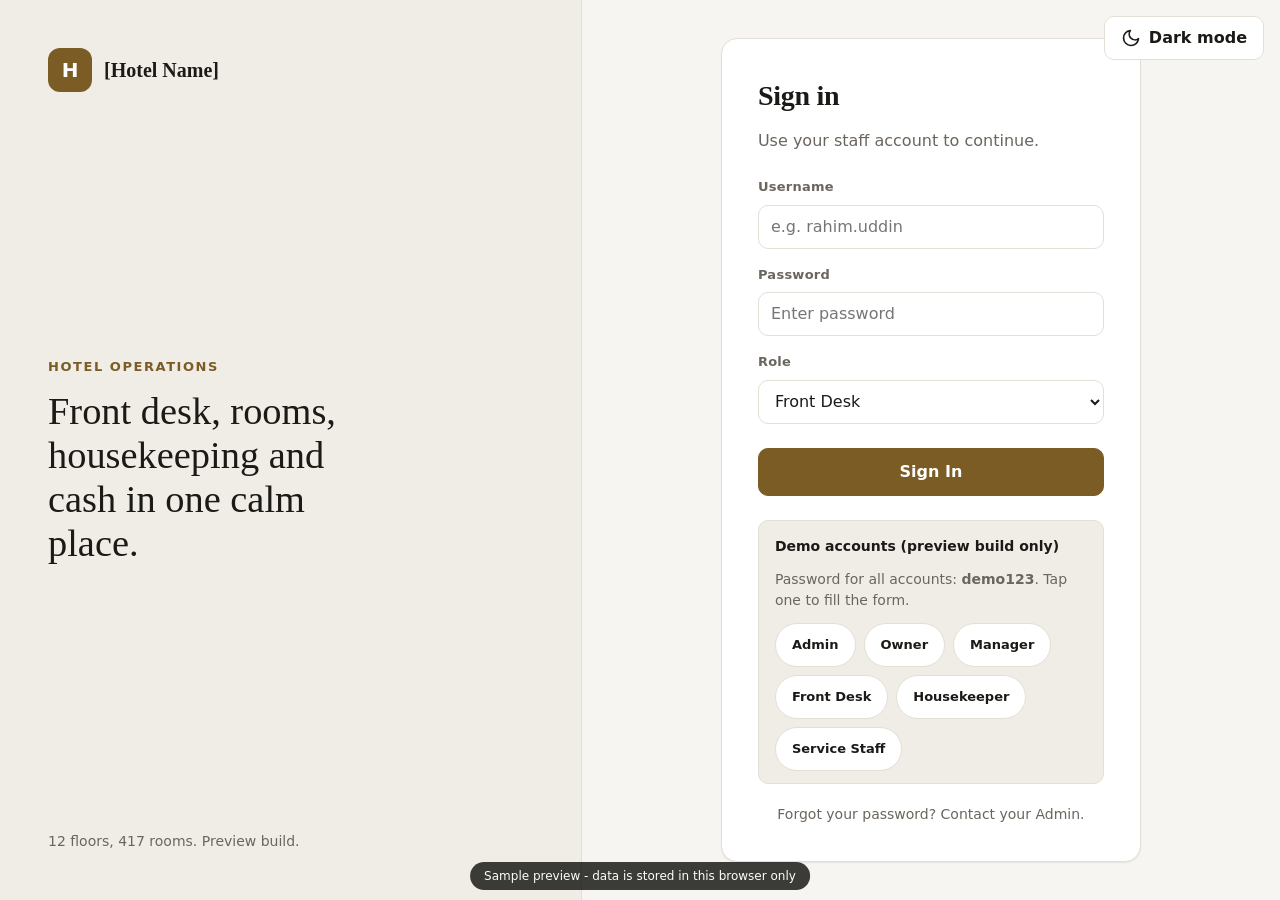
<file: search.html>
<!DOCTYPE html>
<html lang="en" data-theme="light">
<head>
  <meta charset="UTF-8">
  <meta name="viewport" content="width=device-width, initial-scale=1">
  <title>Search - Hotel ERP</title>
  <link rel="stylesheet" href="base.css">
  <link rel="stylesheet" href="search.css">
  <script src="theme.js"></script>
</head>
<body data-page="search">
  <div class="app">
    <aside class="sidebar">
      <div class="sidebar__brand">Hotel ERP</div>
      <nav>
        <ul class="sidebar__nav">
          <li><a class="sidebar__link" href="dashboard.html">Dashboard</a></li>
          <li><a class="sidebar__link" href="front-desk.html">Front Desk</a></li>
          <li><a class="sidebar__link" href="room-booking.html">Room Booking</a></li>
          <li><a class="sidebar__link" href="rooms.html">Rooms</a></li>
          <li><a class="sidebar__link" href="guest-services.html">Guest Services</a></li>
          <li><a class="sidebar__link" href="housekeeping.html">Housekeeping</a></li>
          <li><a class="sidebar__link" href="staff.html">Staff Information</a></li>
          <li><a class="sidebar__link" href="cash.html">Cash Receiving</a></li>
          <li><a class="sidebar__link" href="analytics.html">Analytics</a></li>
          <li><a class="sidebar__link sidebar__link--active" href="search.html" aria-current="page">Search</a></li>
        </ul>
      </nav>
    </aside>
    <div class="workspace">
      <header class="topbar">
        <input class="input topbar__search" type="search" placeholder="Search guests, rooms, bookings">
        <span class="topbar__spacer"></span>
        <!-- JS: theme toggle switches data-theme on html -->
        <button class="btn" type="button">Theme</button>
        <!-- JS: notifications dropdown -->
        <button class="btn" type="button">Alerts</button>
        <!-- JS: user menu with role and logout -->
        <button class="btn" type="button">Account</button>
      </header>
      <main class="main">
        <div class="page-head">
          <h1 class="page-title">Search</h1>
          <p class="page-lede">Find a guest, booking, room or receipt from one place.</p>
        </div>

        <section class="card search__box" aria-label="Global search">
          <label class="search__label" for="q">Search the whole system</label>
          <!-- JS: live search across guests, bookings, rooms, staff, receipts -->
          <input class="input search__input" id="q" type="search" placeholder="Guest name, phone, booking ID, room number, receipt no.">
          <!-- JS: filter results by chip -->
          <div class="chips" role="group" aria-label="Filter by type">
            <button class="chip chip--active" type="button" aria-pressed="true">All</button>
            <button class="chip" type="button" aria-pressed="false">Guests</button>
            <button class="chip" type="button" aria-pressed="false">Bookings</button>
            <button class="chip" type="button" aria-pressed="false">Rooms</button>
            <button class="chip role-staffonly" type="button" aria-pressed="false">Staff</button>
            <button class="chip" type="button" aria-pressed="false">Receipts</button>
          </div>
        </section>

        <div class="search__layout">
          <div class="search__main">
          <section class="card" aria-labelledby="res-title">
            <h2 class="card__title" id="res-title"><span id="resLabel">Results</span> <span class="search__count" id="resCount"></span></h2>
            <!-- JS: render results from SQL query; role-based hiding of Staff and Receipts types -->
            <ul class="results" id="results"></ul>
          </section>

            <!-- Empty state: JS shows this block when there are no matches -->
            <section class="card empty" id="emptyState" aria-labelledby="empty-title" hidden>
              <div class="empty__icon" aria-hidden="true">?</div>
              <h2 class="empty__title" id="empty-title">No results found</h2>
              <p class="empty__text" id="emptyText">Check the spelling or try a phone number, room number or booking ID.</p>
            </section>
          </div>

          <aside class="search__side">
            <section class="card" aria-labelledby="recent-title">
              <h2 class="card__title" id="recent-title">Recent searches</h2>
              <!-- JS: store and render recent searches; clear button -->
              <ul class="recent" id="recent"></ul>
              <button class="btn search__clear" type="button">Clear recent</button>
            </section>

          </aside>
        </div>
      </main>
    </div>
  </div>
  <script src="seed-rooms.js"></script>
  <script src="seed.js"></script>
  <script src="core.js"></script>
  <script src="search.js"></script>
</body>
</html>
</file>
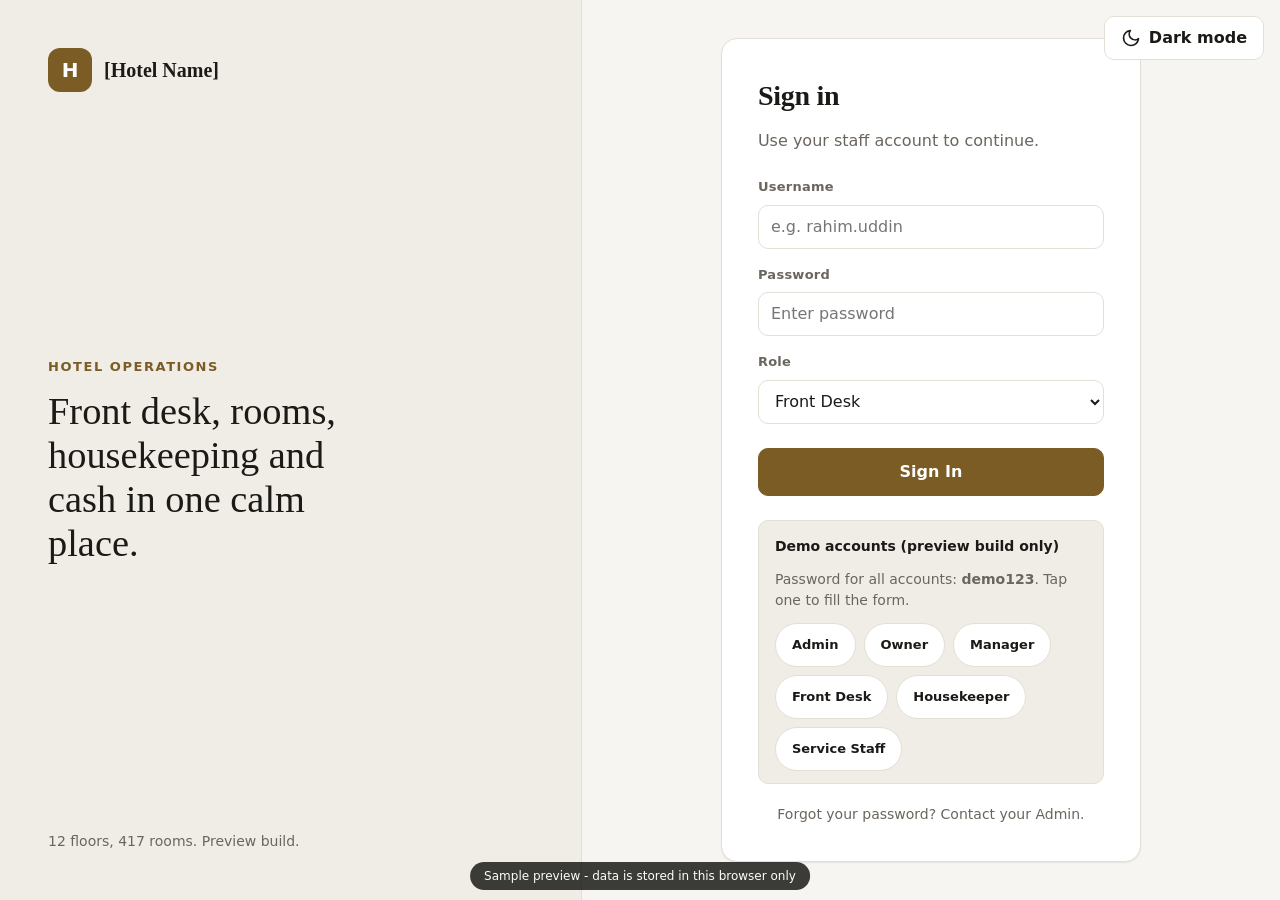
<file: staff.html>
<!DOCTYPE html>
<html lang="en" data-theme="light">
<head>
  <meta charset="UTF-8">
  <meta name="viewport" content="width=device-width, initial-scale=1">
  <title>Staff Information - Hotel ERP</title>
  <link rel="stylesheet" href="base.css">
  <link rel="stylesheet" href="staff.css">
  <script src="theme.js"></script>
</head>
<body data-page="staff">
  <div class="app">
    <aside class="sidebar">
      <div class="sidebar__brand">Hotel ERP</div>
      <nav>
        <ul class="sidebar__nav">
          <li><a class="sidebar__link" href="dashboard.html">Dashboard</a></li>
          <li><a class="sidebar__link" href="front-desk.html">Front Desk</a></li>
          <li><a class="sidebar__link" href="room-booking.html">Room Booking</a></li>
          <li><a class="sidebar__link" href="rooms.html">Rooms</a></li>
          <li><a class="sidebar__link" href="guest-services.html">Guest Services</a></li>
          <li><a class="sidebar__link" href="housekeeping.html">Housekeeping</a></li>
          <li><a class="sidebar__link sidebar__link--active" href="staff.html" aria-current="page">Staff Information</a></li>
          <li><a class="sidebar__link" href="cash.html">Cash Receiving</a></li>
          <li><a class="sidebar__link" href="analytics.html">Analytics</a></li>
          <li><a class="sidebar__link" href="search.html">Search</a></li>
        </ul>
      </nav>
    </aside>
    <div class="workspace">
      <header class="topbar">
        <input class="input topbar__search" type="search" placeholder="Search guests, rooms, bookings">
        <span class="topbar__spacer"></span>
        <!-- JS: theme toggle switches data-theme on html -->
        <button class="btn" type="button">Theme</button>
        <!-- JS: notifications dropdown -->
        <button class="btn" type="button">Alerts</button>
        <!-- JS: user menu with role and logout -->
        <button class="btn" type="button">Account</button>
      </header>
      <main class="main">
        <div class="page-head">
          <h1 class="page-title">Staff Information</h1>
          <p class="page-sub">Your team, their shifts and what each role can open.</p>
        </div>
        <div class="toolbar">
          <!-- JS: filter staff table by name, role or department -->
          <input class="input toolbar__search" id="staffQ" type="search" placeholder="Search staff by name, role or department" aria-label="Search staff">
          <!-- JS: only Admin sees this button; Claude A hides role-admin for others -->
          <a class="btn btn--primary role-admin" href="#add-staff">Add Staff</a>
        </div>

        <div class="staff__layout">
          <section class="card" aria-labelledby="list-title">
            <h2 class="card__title" id="list-title">Staff list</h2>
            <div class="table-wrap">
              <table class="table table--staff">
                <thead><tr><th>Photo</th><th>Name</th><th>Role</th><th>Department</th><th>Shift</th><th>Phone</th><th>Status</th><th>Action</th></tr></thead>
                <tbody id="staffBody"></tbody>
              </table>
            </div>
          </section>

          <aside class="card detail" id="staffDetail" aria-labelledby="detail-title"></aside>
        </div>

        <!-- Add staff modal: CSS :target technique -->
        <div class="modal" id="add-staff" role="dialog" aria-modal="true" aria-labelledby="add-title">
          <a class="modal__backdrop" href="#" aria-label="Close"></a>
          <div class="card modal__box">
            <h2 class="card__title" id="add-title">Add staff member</h2>
            <!-- JS: validate and save new staff record -->
            <form class="form" id="addStaffForm" action="#" method="post" novalidate>
              <div class="field"><label class="field__label" for="s-name">Full name</label><input class="input" id="s-name" type="text" required></div>
              <div class="field"><label class="field__label" for="s-phone">Phone</label><input class="input" id="s-phone" type="tel" placeholder="+880 1XXX-XXXXXX"></div>
              <div class="field"><label class="field__label" for="s-role">Role</label>
                <select class="select" id="s-role"><option>Manager</option><option>Front Desk</option><option>Housekeeper</option><option>Service Staff</option></select></div>
              <div class="field"><label class="field__label" for="s-dept">Department</label>
                <select class="select" id="s-dept"><option>Administration</option><option>Front Office</option><option>Housekeeping</option><option>Guest Services</option></select></div>
              <div class="field"><label class="field__label" for="s-shift">Shift</label>
                <select class="select" id="s-shift"><option>Morning</option><option>Evening</option><option>Night</option></select></div>
              <p class="field-error" id="addErr" role="alert" hidden></p>
              <div class="form__actions">
                <a class="btn" href="#">Cancel</a>
                <button class="btn btn--primary" type="submit">Save Staff</button>
              </div>
            </form>
          </div>
        </div>
      </main>
    </div>
  </div>
  <script src="seed-rooms.js"></script>
  <script src="seed.js"></script>
  <script src="core.js"></script>
  <script src="staff.js"></script>
</body>
</html>
</file>
<file: base.css>
/* base.css - shared by all pages. Owner: Claude A.
   Page CSS files from B, C and D load after this file and may override it. */
:root {
  /* Premium theme: warm stone neutrals, deep ink text, one muted brass accent. */
  --bg: #f7f5f1;
  --surface: #ffffff;
  --surface-2: #f0ede7;
  --text: #1b1a17;
  --text-muted: #6b665d;
  --border: #e4dfd6;
  --accent: #7a5c24;
  --on-accent: #ffffff;
  --success: #2c7a58;
  --warning: #a8701a;
  --danger: #ab3f38;
  --info: #5b57a3;
  --on-status: #ffffff;
  --occupied: #3f4c61;
  --sidebar-w: 248px;
  --topbar-h: 60px;
  --radius: 10px;
  --radius-lg: 16px;
  --font-display: "Iowan Old Style", "Palatino Linotype", Palatino, "Book Antiqua", Georgia, serif;
  --shadow-sm: 0 1px 2px rgba(27, 26, 23, 0.05), 0 1px 1px rgba(27, 26, 23, 0.03);
  --shadow: 0 12px 32px rgba(27, 26, 23, 0.12);
}
[data-theme="dark"] {
  --bg: #121110;
  --surface: #1a1917;
  --surface-2: #23211e;
  --text: #f1ede6;
  --text-muted: #a29b8f;
  --border: #302d28;
  --accent: #cfa95f;
  --on-accent: #17140e;
  --success: #52b68a;
  --warning: #d9a042;
  --danger: #e27b73;
  --info: #a29de6;
  --on-status: #14120e;
  --occupied: #8ea3c2;
  --shadow-sm: 0 1px 2px rgba(0, 0, 0, 0.4);
  --shadow: 0 12px 32px rgba(0, 0, 0, 0.55);
  color-scheme: dark;
}
*, *::before, *::after { box-sizing: border-box; }
html { font-size: 16px; }
body {
  margin: 0;
  font-family: Inter, system-ui, -apple-system, Segoe UI, Roboto, sans-serif;
  background: var(--bg);
  color: var(--text);
  line-height: 1.5;
}
a { color: var(--accent); text-decoration: none; }
:focus-visible { outline: 2px solid var(--accent); outline-offset: 2px; }
[hidden] { display: none !important; }
.is-hidden { display: none !important; }
.sr-only { position: absolute; width: 1px; height: 1px; overflow: hidden; clip: rect(0 0 0 0); white-space: nowrap; }

/* Role based visibility. core.js sets data-role on the body. */
body:not([data-role="admin"]) .role-admin { display: none !important; }
body:not([data-role="admin"]):not([data-role="manager"]) .role-manager { display: none !important; }
body[data-role="owner"] .role-edit { display: none !important; }

/* App shell */
.app { display: grid; grid-template-columns: var(--sidebar-w) 1fr; min-height: 100vh; }
.sidebar {
  position: sticky; top: 0; height: 100vh; overflow-y: auto;
  background: var(--surface); border-right: 1px solid var(--border);
  padding: 16px 12px;
}
.sidebar__brand { display: flex; align-items: center; gap: 10px; font-weight: 700; font-size: 1.125rem; padding: 8px 12px 16px; }
.sidebar__logo {
  width: 32px; height: 32px; border-radius: 9px; display: grid; place-items: center;
  background: var(--accent); color: var(--on-accent); font-size: 1rem; font-weight: 700; flex: none;
}
.sidebar__nav { list-style: none; margin: 0; padding: 0; display: grid; gap: 4px; }
.sidebar__link {
  display: flex; align-items: center; gap: 12px;
  min-height: 44px; padding: 8px 12px; border-radius: var(--radius);
  color: var(--text-muted); font-weight: 500;
}
.sidebar__link:hover { background: var(--surface-2); color: var(--text); }
.sidebar__link--active, .sidebar__link--active:hover { background: var(--accent); color: var(--on-accent); }
.icon { width: 20px; height: 20px; flex: none; fill: none; stroke: currentColor; stroke-width: 2; stroke-linecap: round; stroke-linejoin: round; }
.workspace { display: flex; flex-direction: column; min-width: 0; }
.topbar {
  position: sticky; top: 0; z-index: 10; height: var(--topbar-h);
  display: flex; align-items: center; gap: 12px; padding: 0 24px;
  background: var(--surface); border-bottom: 1px solid var(--border);
}
.topbar__search { flex: 1; max-width: 420px; }
.topbar__spacer { flex: 1; }
.main { padding: 24px; display: grid; gap: 24px; align-content: start; }
.page-title { margin: 0; font-size: 1.5rem; }

/* Components */
.card {
  background: var(--surface); border: 1px solid var(--border);
  border-radius: var(--radius-lg); padding: 20px; box-shadow: var(--shadow-sm);
}
.card__title { margin: 0 0 12px; font-size: 1rem; font-weight: 600; }
.btn {
  display: inline-flex; align-items: center; justify-content: center; gap: 8px;
  min-height: 44px; padding: 8px 16px; border-radius: var(--radius); cursor: pointer;
  border: 1px solid var(--border); background: var(--surface); color: var(--text);
  font: inherit; font-weight: 600;
}
.btn:hover:not(:disabled) { filter: brightness(0.97); }
.btn:disabled { opacity: 0.5; cursor: not-allowed; }
.btn--primary { background: var(--accent); border-color: var(--accent); color: var(--on-accent); }
.btn--danger { background: var(--danger); border-color: var(--danger); color: var(--on-status); }
.btn--small { font-size: 0.875rem; padding: 6px 12px; min-height: 36px; }
.input, .select, .textarea {
  width: 100%; min-height: 44px; padding: 8px 12px; border-radius: var(--radius);
  border: 1px solid var(--border); background: var(--surface); color: var(--text); font: inherit;
}
.input[aria-invalid="true"], .select[aria-invalid="true"], .textarea[aria-invalid="true"] { border-color: var(--danger); }
.field__label { display: block; margin: 0 0 4px; font-size: 0.8125rem; font-weight: 600; color: var(--text-muted); }
.field-error { margin: 4px 0 0; font-size: 0.8125rem; color: var(--danger); }
.badge {
  display: inline-block; padding: 2px 10px; border-radius: 999px;
  font-size: 0.75rem; font-weight: 600; background: var(--surface-2); color: var(--text-muted);
}
.badge--vacant { background: var(--success); color: var(--on-status); }
.badge--occupied { background: var(--occupied); color: var(--on-status); }
.badge--dirty { background: var(--warning); color: var(--on-status); }
.badge--maintenance { background: var(--danger); color: var(--on-status); }
.badge--reserved { background: var(--info); color: var(--on-status); }
.table { width: 100%; border-collapse: collapse; }
.table th, .table td { text-align: left; padding: 12px; border-bottom: 1px solid var(--border); }
.table th { color: var(--text-muted); font-size: 0.8125rem; font-weight: 600; }
.table-wrap { overflow-x: auto; }
.grid { display: grid; gap: 16px; }
.toolbar { display: flex; flex-wrap: wrap; align-items: center; justify-content: space-between; gap: 16px; }
.empty-row { padding: 24px; text-align: center; color: var(--text-muted); }
.muted { color: var(--text-muted); }
.text-danger { color: var(--danger); }
.text-success { color: var(--success); }
.nowrap { white-space: nowrap; }
.right { text-align: right; }

/* Segmented control (filters) */
.seg { display: inline-flex; border: 1px solid var(--border); border-radius: var(--radius); overflow: hidden; background: var(--surface); }
.seg__btn { min-height: 40px; padding: 6px 16px; border: 0; border-right: 1px solid var(--border); background: transparent; color: var(--text-muted); font: inherit; font-weight: 600; cursor: pointer; }
.seg__btn:last-child { border-right: 0; }
.seg__btn:hover { color: var(--text); background: var(--surface-2); }
.seg__btn.is-on { background: var(--accent); color: var(--on-accent); }
.table-wrap--scroll { max-height: 420px; overflow: auto; }
.table-wrap--scroll thead th { position: sticky; top: 0; background: var(--surface); z-index: 1; }
.table-actions { display: flex; flex-wrap: wrap; gap: 6px; }

/* Modal: opens with JS (.is-open) and still works with the CSS :target technique */
.modal {
  display: none; position: fixed; inset: 0; z-index: 50;
  align-items: center; justify-content: center; padding: 16px;
}
.modal:target, .modal.is-open { display: flex; }
.modal__backdrop { position: absolute; inset: 0; background: rgba(0, 0, 0, 0.5); }
.modal__box { position: relative; width: 100%; max-width: 480px; max-height: 90vh; overflow-y: auto; padding: 24px; }
.modal__actions { display: flex; justify-content: flex-end; gap: 8px; margin-top: 24px; flex-wrap: wrap; }
.modal__text { margin: 0 0 12px; color: var(--text-muted); }

/* Toasts */
.toasts { position: fixed; right: 16px; bottom: 16px; z-index: 100; display: grid; gap: 8px; max-width: calc(100vw - 32px); }
.toast {
  background: var(--text); color: var(--bg); padding: 12px 16px; border-radius: 8px;
  box-shadow: var(--shadow); font-weight: 500; max-width: 380px;
  animation: toast-in 0.18s ease-out;
}
.toast--success { border-left: 4px solid var(--success); }
.toast--error { border-left: 4px solid var(--danger); }
.toast--warn { border-left: 4px solid var(--warning); }
@keyframes toast-in { from { opacity: 0; transform: translateY(8px); } to { opacity: 1; transform: none; } }
@media (prefers-reduced-motion: reduce) { .toast { animation: none; } }
body.mobile .toasts { bottom: 84px; left: 16px; right: 16px; }

/* Topbar dropdowns */
.menu { position: relative; }
.menu__btn { position: relative; }
.menu__count {
  position: absolute; top: -6px; right: -6px; min-width: 20px; height: 20px; padding: 0 5px;
  border-radius: 999px; background: var(--danger); color: var(--on-status); font-size: 0.6875rem; font-weight: 700;
  display: grid; place-items: center;
}
.dropdown {
  position: absolute; right: 0; top: calc(100% + 8px); width: 320px; max-width: calc(100vw - 32px);
  background: var(--surface); border: 1px solid var(--border); border-radius: var(--radius);
  box-shadow: var(--shadow); padding: 8px; z-index: 30; display: none;
}
.dropdown.is-open { display: block; }
.dropdown__head { padding: 8px 12px; font-weight: 700; }
.dropdown__sub { padding: 0 12px 8px; font-size: 0.8125rem; color: var(--text-muted); }
.dropdown__item {
  display: block; width: 100%; text-align: left; padding: 10px 12px; border-radius: var(--radius);
  border: 0; background: none; color: var(--text); font: inherit; cursor: pointer;
}
.dropdown__item:hover { background: var(--surface-2); }
.dropdown__item small { display: block; color: var(--text-muted); }
.dropdown__empty { padding: 16px 12px; color: var(--text-muted); }

/* Avatar (used by staff and account menu) */
.avatar {
  width: 36px; height: 36px; border-radius: 50%; display: inline-grid; place-items: center;
  background: var(--surface-2); color: var(--text); font-size: 0.8125rem; font-weight: 700; flex: none;
}
.avatar--lg { width: 56px; height: 56px; font-size: 1.125rem; }

/* Receipt (modal + print) */
.receipt { font-size: 0.9375rem; }
.receipt__head { text-align: center; margin-bottom: 12px; }
.receipt__head strong { display: block; font-size: 1.125rem; }
.receipt__lines { display: grid; grid-template-columns: 1fr auto; gap: 6px 12px; margin: 0; padding: 12px 0; border-block: 1px dashed var(--border); }
.receipt__lines dt { color: var(--text-muted); }
.receipt__lines dd { margin: 0; text-align: right; font-weight: 600; }
.receipt__total { display: flex; justify-content: space-between; font-size: 1.125rem; font-weight: 700; margin-top: 12px; }
#receiptPrint { display: none; }

/* Responsive */
@media (max-width: 900px) {
  .app { grid-template-columns: 1fr; }
  .sidebar { position: static; height: auto; border-right: 0; border-bottom: 1px solid var(--border); }
  .sidebar__nav { grid-auto-flow: column; grid-auto-columns: max-content; overflow-x: auto; }
  .main { padding: 16px; }
  .topbar { padding: 0 16px; }
  .topbar__search { display: none; }
}

/* Print: reports and receipts */
@media print {
  .sidebar, .topbar, .no-print, .toasts, .modal { display: none !important; }
  .app { display: block; }
  body { background: #fff; color: #000; }
  .card { border-color: #ccc; box-shadow: none; break-inside: avoid; }
  body.printing-receipt > *:not(#receiptPrint) { display: none !important; }
  body.printing-receipt #receiptPrint { display: block !important; padding: 24px; max-width: 420px; margin: 0 auto; }
}

/* final polish: keep big figures on one line */
.stat__value, .kpi__value { white-space: nowrap; font-size: clamp(16px, 1.55vw, 24px); }

/* static-demo ribbon */
.demo-ribbon{position:fixed;left:50%;bottom:10px;transform:translateX(-50%);z-index:60;background:var(--text,#1c2430);color:var(--surface,#fff);font-size:12px;padding:5px 14px;border-radius:999px;opacity:.85;pointer-events:none;white-space:nowrap}
@media print{.demo-ribbon{display:none}}

/* premium typography: serif display headings, quiet small caps labels */
h1, .page-title, .hero__title, .login__title { font-family: var(--font-display); font-weight: 600; letter-spacing: -0.01em; }
.field__label { letter-spacing: 0.02em; }
.btn { transition: background .15s, border-color .15s, filter .15s, box-shadow .15s; }
.btn--primary:hover:not(:disabled) { filter: brightness(1.08); box-shadow: var(--shadow-sm); }

/* small-screen shell: never let content widen the page (requested by workers B and C) */
.workspace, .main { min-width: 0; }
.main { grid-template-columns: minmax(0, 1fr); }
@media (max-width: 900px) {
  .app { grid-template-columns: minmax(0, 1fr); }
  .sidebar, .main { min-width: 0; }
  .topbar { gap: 8px; padding: 0 12px; }
  .topbar .btn { padding: 6px 10px; white-space: nowrap; }
  .topbar .theme-label, .topbar .menu__btn > span:last-child { position: absolute; width: 1px; height: 1px; overflow: hidden; clip: rect(0 0 0 0); white-space: nowrap; }
}
.mobile .demo-ribbon { display: none; }
</file>
<file: index.css>
/* index.css - public customer-facing home page. Loads after base.css. Claude B, round 2. */
.site-nav { position: sticky; top: 0; z-index: 20; display: flex; align-items: center; gap: 24px; padding: 12px 5vw; background: var(--surface); border-bottom: 1px solid var(--border); }
.site-nav__brand { display: flex; align-items: center; gap: 10px; font-family: var(--font-display); font-size: 1.125rem; font-weight: 600; color: var(--text); }
.site-nav__logo { display: grid; place-items: center; width: 32px; height: 32px; border-radius: 9px; background: var(--accent); color: var(--on-accent); font-family: Inter, system-ui, sans-serif; font-weight: 700; }
.site-nav__links { display: flex; gap: 24px; margin-left: auto; }
.site-nav__links a { color: var(--text-muted); font-weight: 500; padding: 8px 0; transition: color .15s; }
.site-nav__links a:hover { color: var(--text); }
.site-nav__actions { display: flex; gap: 8px; }

.hero { display: grid; grid-template-columns: 1.1fr .9fr; gap: 56px; align-items: center; max-width: 1280px; margin: 0 auto; padding: 88px 5vw; }
.hero__eyebrow { margin: 0 0 16px; color: var(--accent); font-size: .8125rem; font-weight: 600; letter-spacing: .12em; text-transform: uppercase; }
.hero__title { margin: 0 0 20px; font-size: clamp(2.25rem, 4.6vw, 3.5rem); line-height: 1.08; }
.hero__lead { margin: 0; max-width: 46ch; color: var(--text-muted); font-size: 1.125rem; }
.hero__facts { list-style: none; display: flex; gap: 40px; margin: 40px 0 0; padding: 24px 0 0; border-top: 1px solid var(--border); }
.hero__facts li { display: grid; gap: 2px; }
.hero__facts strong { font-family: var(--font-display); font-size: 1.75rem; font-weight: 600; font-variant-numeric: tabular-nums; }
.hero__facts span { color: var(--text-muted); font-size: .8125rem; }

.avail { padding: 28px; box-shadow: var(--shadow); }
.avail__title { margin: 0; font-family: var(--font-display); font-size: 1.375rem; font-weight: 600; }
.avail__sub { margin: 4px 0 20px; color: var(--text-muted); font-size: .875rem; }
.avail__grid { display: grid; grid-template-columns: repeat(2, minmax(0, 1fr)); gap: 16px; }
.avail__grid .input, .avail__grid .select { min-width: 0; }
.avail__wide { grid-column: 1 / -1; }
.avail__msg { min-height: 24px; margin: 16px 0 8px; font-size: .875rem; color: var(--success); }
.avail__msg.is-error { color: var(--danger); }
.avail__submit { width: 100%; min-height: 48px; }
.input, .select { transition: border-color .15s, box-shadow .15s; }
.input:focus, .select:focus { outline: none; border-color: var(--accent); box-shadow: 0 0 0 3px var(--surface-2), 0 0 0 4px var(--accent); }

.section { padding: 80px 5vw; }
.section > *, .hero > * { min-width: 0; }
.section--alt { background: var(--surface-2); }
.section__head { max-width: 1280px; margin: 0 auto 32px; }
.section__title { margin: 0 0 8px; font-family: var(--font-display); font-size: clamp(1.625rem, 2.6vw, 2.125rem); font-weight: 600; }
.section__lead { margin: 0; color: var(--text-muted); }
.section > :not(.section__head) { max-width: 1280px; margin-inline: auto; }

.rooms { display: grid; grid-template-columns: repeat(auto-fit, minmax(240px, 1fr)); gap: 24px; }
.room { padding: 0; overflow: hidden; }
.room__img, .where__map { display: grid; place-items: center; background: var(--surface-2); color: var(--text-muted); font-size: .8125rem; letter-spacing: .08em; text-transform: uppercase; }
.room__img { aspect-ratio: 4 / 3; border-bottom: 1px solid var(--border); }
.section--alt .room__img { background: var(--bg); }
.room__body { padding: 20px; }
.room h3 { margin: 0 0 8px; font-family: var(--font-display); font-size: 1.25rem; font-weight: 600; }
.room p { margin: 0; color: var(--text-muted); font-size: .9375rem; }
.room .room__price { margin-top: 16px; padding-top: 16px; border-top: 1px solid var(--border); color: var(--text); font-size: 1.25rem; font-weight: 600; font-variant-numeric: tabular-nums; }
.room__price span { color: var(--text-muted); font-size: .8125rem; font-weight: 400; }

.facts { list-style: none; margin: 0; padding: 0; display: grid; grid-template-columns: repeat(auto-fit, minmax(340px, 1fr)); gap: 24px; }
.facts li { display: flex; flex-direction: column; gap: 6px; }
.facts strong { font-weight: 600; }
.facts span { color: var(--text-muted); font-size: .9375rem; }

.where { display: grid; grid-template-columns: 1.2fr 1fr; gap: 32px; align-items: stretch; }
.where__map { min-height: 280px; border: 1px solid var(--border); border-radius: var(--radius-lg); }
.where__list { list-style: none; margin: 0; padding: 0; display: grid; gap: 20px; align-content: start; }
.where__list li { display: grid; gap: 2px; padding-bottom: 20px; border-bottom: 1px solid var(--border); }
.where__list li:last-child { border-bottom: 0; padding-bottom: 0; }
.where__list span { color: var(--text-muted); }

.faq { display: grid; gap: 12px; }
.faq__item { max-width: 800px; background: var(--surface); border: 1px solid var(--border); border-radius: var(--radius); }
.faq__item summary { display: flex; justify-content: space-between; align-items: center; gap: 16px; min-height: 56px; padding: 12px 20px; font-weight: 600; cursor: pointer; list-style: none; }
.faq__item summary::-webkit-details-marker { display: none; }
.faq__item summary::after { content: "+"; font-size: 1.25rem; font-weight: 400; color: var(--accent); flex: none; }
.faq__item[open] summary::after { content: "\2212"; }
.faq__item p { margin: 0; padding: 0 20px 20px; color: var(--text-muted); }

.contact { display: grid; grid-template-columns: repeat(auto-fit, minmax(220px, 1fr)); gap: 32px; }
.contact p { margin: 0; display: grid; gap: 4px; }
.contact span { color: var(--text-muted); }

.site-foot { display: flex; justify-content: space-between; gap: 12px; flex-wrap: wrap; padding: 24px 5vw; border-top: 1px solid var(--border); color: var(--text-muted); font-size: .875rem; }

@media (max-width: 960px) {
  .hero { grid-template-columns: 1fr; gap: 40px; padding: 48px 5vw; }
  .where { grid-template-columns: 1fr; }
  .section { padding: 56px 5vw; }
  .site-nav__links { display: none; }
  .site-nav__actions { margin-left: auto; }
}
@media (max-width: 480px) {
  .site-nav__brand { white-space: nowrap; }
  .site-nav__actions { gap: 6px; }
  .site-nav__actions .btn { padding: 6px 10px; font-size: .8125rem; white-space: nowrap; }
  .avail { padding: 20px; }
  .avail__grid { gap: 12px; }
  .hero__facts { gap: 24px; }
  .site-nav { gap: 12px; }
  .site-nav__brand { min-width: 0; }
}
@media (prefers-reduced-motion: reduce) { * { transition: none !important; } }
</file>
<file: analytics.css>
/* analytics.css - Claude B, round 2. Charts are drawn by JS into the containers below. */
.page-head { display: grid; gap: 4px; }
.page-title { font-size: 2rem; }
.page-sub { margin: 0; color: var(--text-muted); }
.toolbar { align-items: flex-end; }
.an-controls { display: flex; flex-wrap: wrap; gap: 8px; }
.an-controls .select { width: auto; min-width: 160px; }
.an-note { margin: -8px 0 0; max-width: 72ch; color: var(--text-muted); font-size: .8125rem; }

.an-kpis { display: grid; grid-template-columns: minmax(0, 1fr); gap: 16px; }
.an-kpis .card { padding: 20px; }
.an-kpis .card:first-child { border-top: 3px solid var(--accent); }
.kpi__label { margin: 0; color: var(--text-muted); font-size: .75rem; font-weight: 600; letter-spacing: .06em; text-transform: uppercase; }
.an-kpis .kpi__value { margin: 8px 0 4px; font-family: var(--font-display); font-size: 1.5rem; font-weight: 600; font-variant-numeric: tabular-nums; white-space: nowrap; }
.kpi__note { margin: 0; color: var(--text-muted); font-size: .8125rem; }
@media (min-width: 560px) { .an-kpis { grid-template-columns: repeat(2, minmax(0, 1fr)); } }
@media (min-width: 1200px) { .an-kpis { grid-template-columns: repeat(4, minmax(0, 1fr)); } .an-kpis .kpi__value { font-size: 1.375rem; } }

.an-grid { display: grid; grid-template-columns: repeat(2, minmax(0, 1fr)); gap: 24px; }
.an-grid .card__title { margin-bottom: 20px; font-size: 1.0625rem; }

.bars { display: flex; align-items: flex-end; gap: 8px; height: 220px; padding-top: 24px; border-bottom: 1px solid var(--border); }
.bars__col { flex: 1; min-width: 0; height: 100%; display: flex; flex-direction: column; justify-content: flex-end; align-items: center; gap: 4px; }
.bars__val { font-size: .6875rem; color: var(--text-muted); font-variant-numeric: tabular-nums; white-space: nowrap; }
.bars__bar { width: 100%; max-width: 36px; background: var(--occupied); border-radius: 4px 4px 0 0; min-height: 2px; opacity: .8; transition: opacity .15s; }
.bars__col:hover .bars__bar { opacity: 1; }
.bars__col--now .bars__bar { background: var(--accent); opacity: 1; }
.bars__labels { display: flex; gap: 8px; margin-top: 8px; }
.bars__labels span { flex: 1; min-width: 0; text-align: center; font-size: .6875rem; color: var(--text-muted); }

.line { width: 100%; height: auto; display: block; }
.line__grid { stroke: var(--border); stroke-width: 1; }
.line__path { fill: none; stroke: var(--accent); stroke-width: 2.5; stroke-linejoin: round; stroke-linecap: round; }
.line__dot { fill: var(--accent); stroke: var(--surface); stroke-width: 2; }
.line__text { fill: var(--text-muted); font-size: 11px; font-variant-numeric: tabular-nums; }

.donut-wrap { display: flex; flex-wrap: wrap; align-items: center; gap: 32px; }
.donut { width: 168px; height: 168px; border-radius: 50%; position: relative; flex: none; }
.donut::after { content: ""; position: absolute; inset: 34px; border-radius: 50%; background: var(--surface); }
.donut__legend { list-style: none; margin: 0; padding: 0; display: grid; gap: 12px; min-width: 0; }
.donut__legend li { display: flex; align-items: center; gap: 8px; font-variant-numeric: tabular-nums; }
.sw { width: 12px; height: 12px; border-radius: 3px; flex: none; }

.hbar { display: grid; gap: 20px; }
.hbar__row { display: grid; grid-template-columns: 76px minmax(0, 1fr) 56px; align-items: center; gap: 12px; font-size: .9375rem; }
.hbar__track { height: 12px; border-radius: 6px; background: var(--surface-2); overflow: hidden; }
.hbar__fill { height: 100%; border-radius: 6px; }
.hbar__val { text-align: right; font-variant-numeric: tabular-nums; font-weight: 600; font-size: .875rem; }

.table th { font-size: .75rem; letter-spacing: .04em; text-transform: uppercase; }
.table tbody tr { transition: background .15s; }
.table tbody tr:hover { background: var(--surface-2); }
.table tbody tr:last-child td { border-bottom: 0; }
td.right, th.right { text-align: right; font-variant-numeric: tabular-nums; white-space: nowrap; }

@media (max-width: 1000px) { .an-grid { grid-template-columns: minmax(0, 1fr); } }
@media (max-width: 600px) {
  .page-title { font-size: 1.625rem; }
  .bars, .bars__labels { gap: 4px; }
  .bars__col:nth-child(even) .bars__val, .bars__labels span:nth-child(even) { visibility: hidden; }
  .donut { width: 140px; height: 140px; }
  .donut::after { inset: 28px; }
  .card { padding: 16px; }
}
@media print { .an-grid { grid-template-columns: 1fr 1fr; } .card { break-inside: avoid; } }
@media (prefers-reduced-motion: reduce) { * { transition: none !important; } }

/* Small-screen shell fix (also listed as a base.css request): keep the page from scrolling sideways and the topbar on one line. */
@media (max-width: 900px) {
  .app { grid-template-columns: minmax(0, 1fr); }
  .sidebar, .main { min-width: 0; }
  .topbar { gap: 8px; padding: 0 12px; }
  .topbar .btn { padding: 6px 10px; white-space: nowrap; }
  .topbar .theme-label, .topbar .menu__btn > span:last-child { position: absolute; width: 1px; height: 1px; overflow: hidden; clip: rect(0 0 0 0); white-space: nowrap; }
}

.main { grid-template-columns: minmax(0, 1fr); }
</file>
<file: cash.css>
/* cash.css - Claude B, round 2. Loads after base.css. */
.page-head { display: grid; gap: 4px; }
.page-title { font-size: 2rem; }
.page-sub { margin: 0; color: var(--text-muted); }

.cash-stats { display: grid; grid-template-columns: repeat(2, minmax(0, 1fr)); gap: 16px; }
.cash-stats .card { padding: 16px; display: grid; gap: 4px; align-content: start; }
.cash-stats .card:first-child { border-top: 3px solid var(--accent); }
.stat__label { margin: 0; color: var(--text-muted); font-size: .75rem; font-weight: 600; letter-spacing: .06em; text-transform: uppercase; }
.cash-stats .stat__value { margin: 4px 0 0; font-size: 1.0625rem; font-weight: 700; font-variant-numeric: tabular-nums; white-space: nowrap; line-height: 1.2; }
.stat__value--warn { color: var(--warning); }
.stat__note { margin: 0; color: var(--text-muted); font-size: .8125rem; }
@media (min-width: 700px) { .cash-stats .card { padding: 20px; } .cash-stats .stat__value { font-size: 1.375rem; } }
@media (min-width: 1100px) { .cash-stats { grid-template-columns: repeat(4, minmax(0, 1fr)); } }

.cash-layout { display: grid; grid-template-columns: minmax(0, 1fr); gap: 24px; align-items: start; }
.cash-side { display: grid; grid-template-columns: minmax(0, 1fr); gap: 24px; align-items: start; }
@media (min-width: 800px) { .cash-side { grid-template-columns: repeat(2, minmax(0, 1fr)); } }
@media (min-width: 1700px) { .cash-layout { grid-template-columns: minmax(0, 1fr) 380px; } .cash-side { grid-template-columns: minmax(0, 1fr); } }
.card__head { display: flex; flex-wrap: wrap; align-items: center; justify-content: space-between; gap: 16px; margin-bottom: 16px; }
.card__head .card__title { margin: 0; }
.card__title { font-size: 1.0625rem; }
.cash-filters { display: flex; flex-wrap: wrap; gap: 8px; }
.cash-filters .input { flex: 1 1 240px; width: auto; min-width: 0; }
.table-actions { flex-wrap: nowrap; }
.cash-filters .select { width: auto; flex: 0 1 140px; }

.table th { font-size: .75rem; letter-spacing: .04em; text-transform: uppercase; white-space: nowrap; }
.table td { font-variant-numeric: tabular-nums; white-space: nowrap; }
.table tbody tr { transition: background .15s; }
.table tbody tr:hover { background: var(--surface-2); }
.table tbody tr:last-child td { border-bottom: 0; }
.table-wrap--scroll { max-height: 520px; }
td.right, th.right { text-align: right; }
.tnum { font-variant-numeric: tabular-nums; }

.cash-side .field__label { margin-top: 16px; }
.cash-side form .field__label:first-child { margin-top: 0; }
.input, .select { transition: border-color .15s, box-shadow .15s; }
.input:focus, .select:focus { outline: none; border-color: var(--accent); box-shadow: 0 0 0 3px var(--surface-2), 0 0 0 4px var(--accent); }
.cash-hint { margin: 6px 0 0; min-height: 1.2em; font-size: .8125rem; color: var(--text-muted); }
.cash-submit { width: 100%; min-height: 48px; margin-top: 20px; }

.dc { display: grid; grid-template-columns: 1fr auto; gap: 0 16px; margin: 0 0 20px; }
.dc dt, .dc dd { margin: 0; padding: 10px 0; border-bottom: 1px solid var(--border); }
.dc dt { color: var(--text-muted); }
.dc dd { text-align: right; font-weight: 600; font-variant-numeric: tabular-nums; }

.appr { display: grid; gap: 12px; }
.appr__item { display: flex; flex-wrap: wrap; align-items: center; justify-content: space-between; gap: 12px 16px; padding: 16px; border: 1px solid var(--border); border-radius: var(--radius); background: var(--surface-2); }
.appr__meta { color: var(--text-muted); font-size: .8125rem; }

@media (max-width: 480px) { .page-title { font-size: 1.625rem; } .card { padding: 16px; } .cash-filters .select { flex: 1 1 100%; } }
@media (prefers-reduced-motion: reduce) { * { transition: none !important; } }

/* Small-screen shell fix (also listed as a base.css request): keep the page from scrolling sideways and the topbar on one line. */
@media (max-width: 900px) {
  .app { grid-template-columns: minmax(0, 1fr); }
  .sidebar, .main { min-width: 0; }
  .topbar { gap: 8px; padding: 0 12px; }
  .topbar .btn { padding: 6px 10px; white-space: nowrap; }
  .topbar .theme-label, .topbar .menu__btn > span:last-child { position: absolute; width: 1px; height: 1px; overflow: hidden; clip: rect(0 0 0 0); white-space: nowrap; }
}

.main { grid-template-columns: minmax(0, 1fr); }
</file>
<file: dashboard.css>
/* dashboard.css - Claude B, round 2. Loads after base.css. */
.page-head { display: grid; gap: 4px; }
.page-title { font-size: 2rem; }
.page-sub { margin: 0; color: var(--text-muted); }

.stats { display: grid; grid-template-columns: repeat(2, minmax(0, 1fr)); gap: 16px; }
.stat { padding: 16px; display: grid; gap: 4px; align-content: start; }
.stat:first-child { border-top: 3px solid var(--accent); }
.stat__label { margin: 0; color: var(--text-muted); font-size: .75rem; font-weight: 600; letter-spacing: .06em; text-transform: uppercase; }
.stats .stat__value { margin: 4px 0 0; font-size: 1rem; font-weight: 700; font-variant-numeric: tabular-nums; line-height: 1.2; white-space: nowrap; }
.stat__value--vacant { color: var(--success); }
.stat__value--warn { color: var(--warning); }
.stat__note { margin: 0; color: var(--text-muted); font-size: .8125rem; }
@media (min-width: 600px) {
  .stats { grid-template-columns: repeat(3, minmax(0, 1fr)); }
  .stat { padding: 20px; }
  .stats .stat__value { font-size: 1.375rem; }
}
@media (min-width: 901px) and (max-width: 1100px) { .stats .stat__value { font-size: 1.125rem; } }
@media (min-width: 1700px) { .stats { grid-template-columns: repeat(6, minmax(0, 1fr)); } }

.statusbar { display: flex; gap: 2px; height: 12px; border-radius: 6px; overflow: hidden; background: var(--surface-2); }
.statusbar__seg--vacant { background: var(--success); }
.statusbar__seg--occupied { background: var(--occupied); }
.statusbar__seg--reserved { background: var(--info); }
.statusbar__seg--dirty { background: var(--warning); }
.statusbar__seg--maintenance { background: var(--danger); }
.legend { list-style: none; display: flex; flex-wrap: wrap; gap: 12px 24px; margin: 16px 0 0; padding: 0; font-variant-numeric: tabular-nums; }
.legend li { display: flex; align-items: center; gap: 8px; color: var(--text-muted); }

.split { display: grid; grid-template-columns: minmax(0, 3fr) minmax(0, 2fr); gap: 24px; align-items: start; }
.card__head { display: flex; flex-wrap: wrap; align-items: center; justify-content: space-between; gap: 12px; margin-bottom: 16px; }
.card__head .card__title { margin: 0; }
.card__title { font-size: 1.0625rem; }
.table th { font-size: .75rem; letter-spacing: .04em; text-transform: uppercase; }
.table td { font-variant-numeric: tabular-nums; }
.table tbody tr { transition: background .15s; }
.table tbody tr:hover { background: var(--surface-2); }
.table tbody tr:last-child td { border-bottom: 0; }
.table-wrap--scroll { max-height: 440px; }

.floors { list-style: none; margin: 0; padding: 0; display: grid; gap: 4px; }
.floors__row { display: grid; grid-template-columns: 64px 1fr 56px; align-items: center; gap: 12px; min-height: 32px; font-size: .875rem; }
.floors__name { color: var(--text-muted); }
.floors__bar { width: 100%; height: 8px; border: 0; border-radius: 4px; background: var(--surface-2); overflow: hidden; -webkit-appearance: none; appearance: none; }
.floors__bar::-webkit-progress-bar { background: var(--surface-2); border-radius: 4px; }
.floors__bar::-webkit-progress-value { background: var(--occupied); border-radius: 4px; }
.floors__bar::-moz-progress-bar { background: var(--occupied); border-radius: 4px; }
.floors__bar--hot::-webkit-progress-value { background: var(--warning); }
.floors__bar--hot::-moz-progress-bar { background: var(--warning); }
.floors__count { color: var(--text-muted); text-align: right; font-variant-numeric: tabular-nums; }

.feed { list-style: none; margin: 0; padding: 0; display: grid; }
.feed__item { display: grid; grid-template-columns: 56px 1fr; gap: 12px; padding: 12px 0; border-bottom: 1px solid var(--border); }
.feed__item:last-child { border-bottom: 0; padding-bottom: 0; }
.feed__item:first-child { padding-top: 0; }
.feed__time { color: var(--text-muted); font-weight: 600; font-variant-numeric: tabular-nums; }

@media (max-width: 1100px) { .split { grid-template-columns: minmax(0, 1fr); } }
@media (max-width: 480px) { .page-title { font-size: 1.625rem; } .card { padding: 16px; } .feed__item { grid-template-columns: 48px 1fr; } }

/* Small-screen shell fix (also listed as a base.css request): keep the page from scrolling sideways and the topbar on one line. */
@media (max-width: 900px) {
  .app { grid-template-columns: minmax(0, 1fr); }
  .sidebar, .main { min-width: 0; }
  .topbar { gap: 8px; padding: 0 12px; }
  .topbar .btn { padding: 6px 10px; white-space: nowrap; }
  .topbar .theme-label, .topbar .menu__btn > span:last-child { position: absolute; width: 1px; height: 1px; overflow: hidden; clip: rect(0 0 0 0); white-space: nowrap; }
}

.main { grid-template-columns: minmax(0, 1fr); }
</file>
<file: front-desk.css>
/* front-desk.css - Front Desk page. Owner: Claude C. Loads after base.css; colors come from base.css variables only. */

.page-head { display: grid; gap: 4px; }
.page-lede { margin: 0; max-width: 60ch; color: var(--text-muted); }

.fd-search { display: grid; gap: 8px; padding: 16px 20px; }
.fd-search__label { font-size: 0.75rem; font-weight: 600; letter-spacing: 0.06em; text-transform: uppercase; color: var(--text-muted); }
.fd-search .input { min-height: 48px; }

.fd-layout { display: grid; grid-template-columns: minmax(0, 1fr) minmax(0, 1fr) 340px; gap: 24px; align-items: start; }
.fd-col .card__title { display: flex; align-items: center; gap: 10px; margin-bottom: 16px; font-size: 1.0625rem; }
.fd-col .badge { font-variant-numeric: tabular-nums; }

/* ---------- Lists: quiet rows, hairline dividers ---------- */
.guest-list {
  list-style: none; margin: 0; padding: 0 4px 0 0; display: grid; gap: 4px; align-content: start;
  max-height: 600px; overflow-y: auto; scrollbar-width: thin;
}
.guest-list__item {
  display: flex; justify-content: space-between; align-items: center; gap: 12px;
  padding: 12px 12px 12px 16px; position: relative;
  border-radius: var(--radius); background: transparent;
  transition: background-color 150ms;
}
.guest-list__item + .guest-list__item { box-shadow: 0 -1px 0 var(--border); }
.guest-list__item:hover { background: var(--surface-2); }
.guest-list__main { flex: 1; min-width: 0; cursor: pointer; border-radius: 6px; }
.guest-list__main strong { font-weight: 600; }
.guest-list__meta { margin: 2px 0 0; font-size: 0.8125rem; color: var(--text-muted); font-variant-numeric: tabular-nums; }

/* selected row: soft fill and a brass edge, no heavy outline */
.guest-list__item--on, .guest-list__item--on:hover { background: var(--surface-2); box-shadow: inset 3px 0 0 var(--accent); }
.guest-list__item--on + .guest-list__item, .guest-list__item--on { box-shadow: inset 3px 0 0 var(--accent); }
.guest-list__item--on + .guest-list__item:not(.guest-list__item--on) { box-shadow: none; }
.guest-list__item--on .guest-list__main strong { color: var(--text); }
.guest-list__empty { padding: 32px 16px; text-align: center; color: var(--text-muted); list-style: none; }
.guest-list__item .btn { flex: none; min-width: 104px; }

/* ---------- Detail panel ---------- */
.detail { position: sticky; top: calc(var(--topbar-h) + 24px); padding: 24px; }
.detail .card__title { font-size: 1.0625rem; margin-bottom: 16px; }
.detail__placeholder { margin: 0; color: var(--text-muted); }
.detail__head { display: flex; align-items: center; gap: 10px; margin: 0 0 16px; flex-wrap: wrap; font-size: 1.25rem; }
.detail__list { display: grid; grid-template-columns: 96px minmax(0, 1fr); gap: 0 16px; margin: 0; }
.detail__list dt, .detail__list dd { padding: 10px 0; border-top: 1px solid var(--border); }
.detail__list dt:first-of-type, .detail__list dt:first-of-type + dd { border-top: 0; padding-top: 0; }
.detail__list dt { color: var(--text-muted); font-size: 0.75rem; font-weight: 600; letter-spacing: 0.04em; text-transform: uppercase; padding-top: 12px; }
.detail__list dd { margin: 0; font-variant-numeric: tabular-nums; overflow-wrap: anywhere; }
.detail__due { color: var(--danger); font-weight: 700; }
.detail__due--ok { color: var(--success); }
.detail__notes { margin-top: 20px; }
.detail__actions { display: grid; gap: 8px; margin-top: 20px; }

/* ---------- Responsive ---------- */
@media (max-width: 1300px) {
  .fd-layout { grid-template-columns: minmax(0, 1fr) minmax(0, 1fr); }
  .detail { grid-column: 1 / -1; position: static; }
}
@media (max-width: 800px) {
  .fd-layout { grid-template-columns: minmax(0, 1fr); gap: 16px; }
  .guest-list { max-height: 440px; }
  .detail { padding: 20px; }
}
@media (max-width: 440px) {
  .guest-list__item { padding: 12px 8px 12px 14px; gap: 8px; }
  .guest-list__item .btn { min-width: 88px; padding-inline: 12px; }
}
@media (prefers-reduced-motion: reduce) { .guest-list__item { transition: none; } }

/* shell fix at phone width: keep the topbar inside the viewport (also requested for base.css) */
@media (max-width: 480px) { .topbar { gap: 8px; padding: 0 12px; } .topbar .btn { padding-inline: 10px; } }
</file>
<file: guest-services.css>
/* Shared polish (Claude D, round 2). Colors come only from base.css variables. */
.page-head { display: grid; gap: 4px; }
.page-title { font-size: clamp(1.5rem, 2.4vw, 2rem); line-height: 1.2; }
.page-sub { margin: 0; max-width: 60ch; color: var(--text-muted); }
.card__title { margin: 0 0 16px; font-size: 0.8125rem; font-weight: 600; letter-spacing: 0.06em; text-transform: uppercase; color: var(--text-muted); }
.input, .select, .textarea { transition: border-color 0.15s, box-shadow 0.15s; }
.input::placeholder, .textarea::placeholder { color: var(--text-muted); }
.input:focus-visible, .select:focus-visible, .textarea:focus-visible { border-color: var(--accent); outline-offset: 0; }
.textarea { resize: vertical; line-height: 1.5; }
.badge { padding: 3px 10px; letter-spacing: 0.01em; white-space: nowrap; }
.table { font-variant-numeric: tabular-nums; }
.table th { padding: 10px 12px; font-size: 0.75rem; letter-spacing: 0.05em; text-transform: uppercase; }
.table td { padding: 14px 12px; vertical-align: middle; }
.table tbody tr:last-child td { border-bottom: 0; }
.empty-row { padding: 40px 24px; }
.modal__backdrop { background: color-mix(in srgb, var(--text) 55%, transparent); }
.modal__box { border-radius: var(--radius-lg); box-shadow: var(--shadow); }
.modal__actions .btn { min-width: 96px; }
@media (prefers-reduced-motion: reduce) { * { transition: none !important; animation: none !important; } }

.toolbar--bar { padding: 12px 16px; gap: 12px; }
.toolbar__hint { font-size: 0.9375rem; }
.toolbar__filters { display: flex; flex-wrap: wrap; gap: 8px; margin-left: auto; }
.toolbar__filters .select { width: auto; min-width: 160px; }

.tabs { display: grid; grid-template-columns: minmax(0, 1fr); gap: 24px; min-width: 0; }
.tabs__radio { position: absolute; opacity: 0; pointer-events: none; }
.tabs__bar { display: flex; gap: 24px; border-bottom: 1px solid var(--border); overflow-x: auto; }
.tabs__label {
  display: inline-flex; align-items: center; min-height: 48px; padding: 8px 2px; white-space: nowrap;
  cursor: pointer; font-weight: 600; color: var(--text-muted);
  border-bottom: 2px solid transparent; margin-bottom: -1px; transition: color 0.15s, border-color 0.15s;
}
.tabs__label:hover { color: var(--text); }
.tabs__panel { display: none; }
#tab-requests:checked ~ .tabs__panel--requests { display: block; }
#tab-support:checked ~ .tabs__panel--support { display: block; }
#tab-requests:checked ~ .tabs__bar label[for="tab-requests"],
#tab-support:checked ~ .tabs__bar label[for="tab-support"] { color: var(--accent); border-bottom-color: var(--accent); }
.tabs__radio:focus-visible ~ .tabs__bar .tabs__label { outline: 2px solid var(--accent); outline-offset: -2px; }

.tabs__panel--requests { padding: 8px 20px 12px; }
.tabs__panel--requests .table { min-width: 760px; }
.cell-select { min-height: 40px; padding: 4px 10px; width: auto; min-width: 140px; font-size: 0.875rem; background: var(--surface-2); }

.support { display: grid; grid-template-columns: minmax(0, 1fr) minmax(0, 1.25fr); gap: 24px; align-items: start; }
.ticket-list { list-style: none; margin: 0; padding: 0; display: grid; gap: 8px; }
.ticket {
  display: flex; align-items: center; justify-content: space-between; gap: 12px; padding: 4px 12px 4px 16px;
  border: 1px solid var(--border); border-radius: var(--radius); background: var(--surface);
  transition: background 0.15s;
}
.ticket:hover { background: var(--surface-2); }
.ticket--on { background: var(--surface-2); box-shadow: inset 3px 0 0 var(--accent); }
.ticket__link { display: grid; gap: 2px; flex: 1; min-width: 0; min-height: 56px; align-content: center; padding: 8px 0; color: var(--text); }
.ticket__kind { font-size: 0.6875rem; font-weight: 600; letter-spacing: 0.06em; text-transform: uppercase; color: var(--text-muted); }
.ticket__title { font-weight: 600; }
.ticket__meta { font-size: 0.8125rem; color: var(--text-muted); }
#ticket-detail { position: sticky; top: calc(var(--topbar-h) + 24px); }
.detail__head { display: flex; flex-wrap: wrap; align-items: center; gap: 8px; margin: 0 0 4px; font-size: 1.0625rem; }
.detail__meta { margin: 0 0 16px; font-size: 0.875rem; color: var(--text-muted); }
.detail__body { margin: 0 0 16px; padding: 16px; border-radius: var(--radius); background: var(--surface-2); }
.detail__placeholder { margin: 0; padding: 40px 16px; text-align: center; color: var(--text-muted); border: 1px dashed var(--border); border-radius: var(--radius); }
.detail__actions { display: flex; flex-wrap: wrap; gap: 8px; margin-top: 16px; }
.replies { list-style: none; margin: 0 0 16px; padding: 0; display: grid; gap: 8px; }
.replies__item { padding: 10px 14px; border-radius: var(--radius); border: 1px solid var(--border); font-size: 0.9375rem; }
.replies__meta { display: block; margin-bottom: 2px; font-size: 0.75rem; color: var(--text-muted); }
.field__label { margin: 12px 0 4px; }
.modal__box .field__label:first-of-type { margin-top: 0; }

@media (max-width: 900px) {
  .support { grid-template-columns: minmax(0, 1fr); }
  #ticket-detail { position: static; }
  .toolbar--bar { display: grid; }
  .toolbar__filters { margin-left: 0; display: grid; grid-template-columns: 1fr 1fr; }
  .toolbar__filters .select { width: 100%; min-width: 0; }
  .toolbar--bar .btn { width: 100%; }
  .tabs__panel--requests { padding: 8px 12px 12px; }
  .cell-select { min-height: 44px; }
  .detail__actions .btn { flex: 1; }
}
</file>
<file: housekeeping.css>
/* Shared polish (Claude D, round 2). Colors come only from base.css variables. */
.page-head { display: grid; gap: 4px; }
.page-title { font-size: clamp(1.5rem, 2.4vw, 2rem); line-height: 1.2; }
.page-sub { margin: 0; max-width: 60ch; color: var(--text-muted); }
.card__title { margin: 0 0 16px; font-size: 0.8125rem; font-weight: 600; letter-spacing: 0.06em; text-transform: uppercase; color: var(--text-muted); }
.input, .select, .textarea { transition: border-color 0.15s, box-shadow 0.15s; }
.input::placeholder, .textarea::placeholder { color: var(--text-muted); }
.input:focus-visible, .select:focus-visible, .textarea:focus-visible { border-color: var(--accent); outline-offset: 0; }
.textarea { resize: vertical; line-height: 1.5; }
.badge { padding: 3px 10px; letter-spacing: 0.01em; white-space: nowrap; }
.table { font-variant-numeric: tabular-nums; }
.table th { padding: 10px 12px; font-size: 0.75rem; letter-spacing: 0.05em; text-transform: uppercase; }
.table td { padding: 14px 12px; vertical-align: middle; }
.table tbody tr:last-child td { border-bottom: 0; }
.empty-row { padding: 40px 24px; }
.modal__backdrop { background: color-mix(in srgb, var(--text) 55%, transparent); }
.modal__box { border-radius: var(--radius-lg); box-shadow: var(--shadow); }
.modal__actions .btn { min-width: 96px; }
@media (prefers-reduced-motion: reduce) { * { transition: none !important; animation: none !important; } }

.field__label { display: block; margin: 0 0 4px; }
.assign__row { display: grid; grid-template-columns: repeat(3, minmax(0, 1fr)) auto; gap: 16px; align-items: end; }
.assign__btn { white-space: nowrap; min-width: 160px; }

.board { display: grid; grid-template-columns: repeat(4, minmax(0, 1fr)); gap: 16px; align-items: start; }
.board__col {
  display: grid; gap: 12px; align-content: start; padding: 16px 12px 12px;
  background: var(--surface-2); border: 1px solid var(--border); border-top: 3px solid var(--border);
  border-radius: var(--radius-lg); max-height: 72vh; overflow-y: auto;
}
.board__col--dirty { border-top-color: var(--warning); }
.board__col--progress { border-top-color: var(--accent); }
.board__col--vacant { border-top-color: var(--success); }
.board__col--maintenance { border-top-color: var(--danger); }
.board__title {
  margin: 0 0 4px; padding: 0 4px; display: flex; justify-content: space-between; align-items: center; gap: 8px;
  font-size: 0.8125rem; font-weight: 600; letter-spacing: 0.06em; text-transform: uppercase; color: var(--text-muted);
}
.board__title .badge { background: var(--surface); color: var(--text); border: 1px solid var(--border); }
.board__col > .muted { margin: 0; padding: 24px 8px; text-align: center; border: 1px dashed var(--border); border-radius: var(--radius); }

.room-card {
  display: grid; gap: 10px; padding: 14px 16px; background: var(--surface);
  border: 1px solid var(--border); border-left: 3px solid var(--border); border-radius: var(--radius); box-shadow: var(--shadow-sm);
}
.room-card--dirty { border-left-color: var(--warning); }
.room-card--progress { border-left-color: var(--accent); }
.room-card--vacant { border-left-color: var(--success); }
.room-card--maintenance { border-left-color: var(--danger); }
.room-card__head { display: flex; justify-content: space-between; align-items: baseline; gap: 8px; }
.room-card__num { font-family: var(--font-display); font-size: 1.375rem; font-weight: 600; font-variant-numeric: tabular-nums; }
.room-card__floor { font-size: 0.8125rem; color: var(--text-muted); }
.room-card__note { margin: 0; font-size: 0.875rem; color: var(--text-muted); }
.room-card__tags { display: flex; flex-wrap: wrap; gap: 6px; }
.room-card .btn--small { width: 100%; min-height: 44px; padding: 8px 12px; }

@media (max-width: 1280px) { .board { grid-template-columns: repeat(2, minmax(0, 1fr)); } }
@media (max-width: 900px) { .assign__row { grid-template-columns: repeat(2, minmax(0, 1fr)); } .assign__btn { grid-column: 1 / -1; } }
@media (max-width: 640px) {
  .board { grid-template-columns: minmax(0, 1fr); }
  .board__col { max-height: none; overflow: visible; }
  .assign__row { grid-template-columns: minmax(0, 1fr); }
}
</file>
<file: login.css>
/* login.css - Claude B, round 2. Loads after base.css. */
.login { min-height: 100vh; }
.login__theme { position: fixed; top: 16px; right: 16px; z-index: 5; }
.login__wrap { min-height: 100vh; display: grid; grid-template-columns: minmax(0, 5fr) minmax(0, 6fr); }
.login__side { display: flex; flex-direction: column; justify-content: space-between; gap: 48px; padding: 48px; background: var(--surface-2); border-right: 1px solid var(--border); }
.login__brand { display: flex; align-items: center; gap: 12px; }
.login__logo { width: 44px; height: 44px; border-radius: 12px; display: grid; place-items: center; background: var(--accent); color: var(--on-accent); font-weight: 700; font-size: 1.25rem; }
.login__hotel { margin: 0; font-family: var(--font-display); font-weight: 600; font-size: 1.25rem; }
.login__eyebrow { margin: 0 0 12px; color: var(--accent); font-size: .8125rem; font-weight: 600; letter-spacing: .12em; text-transform: uppercase; }
.login__lead { margin: 0; max-width: 18ch; font-family: var(--font-display); font-size: clamp(1.75rem, 3vw, 2.5rem); line-height: 1.15; }
.login__sidefoot { margin: 0; color: var(--text-muted); font-size: .875rem; }

.login__card { align-self: center; justify-self: center; width: calc(100% - 48px); max-width: 420px; padding: 36px; display: grid; gap: 12px; box-shadow: var(--shadow-sm); }
.login__title { margin: 0; font-size: 1.75rem; }
.login__hint { margin: 0 0 12px; color: var(--text-muted); }
.login__form { display: grid; gap: 16px; }
.field { display: grid; gap: 4px; }
.login__submit { width: 100%; min-height: 48px; margin-top: 8px; }
.login__foot { margin: 8px 0 0; text-align: center; font-size: .875rem; color: var(--text-muted); }
.input, .select { transition: border-color .15s, box-shadow .15s; }
.input:focus, .select:focus { outline: none; border-color: var(--accent); box-shadow: 0 0 0 3px var(--surface-2), 0 0 0 4px var(--accent); }

.login__demo { margin-top: 12px; padding: 12px 16px; border: 1px solid var(--border); border-radius: var(--radius); background: var(--surface-2); font-size: .875rem; }
.login__demo summary { min-height: 28px; display: flex; align-items: center; cursor: pointer; font-weight: 600; }
.login__demohint { margin: 8px 0 12px; color: var(--text-muted); }
.login__chips { display: flex; flex-wrap: wrap; gap: 8px; }
.login__chip { min-height: 44px; padding: 4px 16px; border-radius: 999px; border: 1px solid var(--border); background: var(--surface); color: var(--text); font: inherit; font-size: .8125rem; font-weight: 600; cursor: pointer; transition: border-color .15s, color .15s; }
.login__chip:hover { border-color: var(--accent); color: var(--accent); }

@media (max-width: 860px) {
  .login__wrap { grid-template-columns: 1fr; grid-template-rows: auto 1fr; }
  .login__side { flex-direction: row; align-items: center; gap: 16px; padding: 20px 24px; border-right: 0; border-bottom: 1px solid var(--border); }
  .login__pitch, .login__sidefoot { display: none; }
  .login__card { align-self: start; margin: 32px 0; }
}
@media (max-width: 480px) { .login__card { width: calc(100% - 32px); padding: 24px 20px; } .login__side { padding: 16px; } }
@media (prefers-reduced-motion: reduce) { * { transition: none !important; } }
</file>
<file: mobile-housekeeper.css>
/* mobile-housekeeper.css - Claude D, round 2. Colors only from base.css variables. */

.mobile { min-height: 100vh; min-height: 100dvh; padding-bottom: calc(96px + env(safe-area-inset-bottom)); }
.mhead {
  position: sticky; top: 0; z-index: 10; display: flex; justify-content: space-between; align-items: center; gap: 12px;
  padding: calc(12px + env(safe-area-inset-top)) 16px 12px; background: var(--surface); border-bottom: 1px solid var(--border);
}
.mhead__id { min-width: 0; }
.mhead__name { margin: 0; font-family: var(--font-display); font-size: 1.375rem; font-weight: 600; line-height: 1.2; overflow-wrap: anywhere; }
.mhead__shift { margin: 2px 0 0; font-size: 0.875rem; color: var(--text-muted); }
.mhead__theme { flex: none; min-height: 48px; padding: 8px 16px; }

.mmain { max-width: 560px; margin: 0 auto; padding: 24px 16px; display: grid; gap: 16px; }
.mmain__title { margin: 0; display: flex; align-items: center; gap: 8px; font-size: 0.8125rem; font-weight: 600; letter-spacing: 0.06em; text-transform: uppercase; color: var(--text-muted); }
.mmain .card { padding: 32px 20px; text-align: center; }

.tasks { list-style: none; margin: 0; padding: 0; display: grid; gap: 16px; }
.task {
  padding: 20px; background: var(--surface); border: 1px solid var(--border); border-left: 4px solid var(--border);
  border-radius: var(--radius-lg); box-shadow: var(--shadow-sm);
}
.task__head { display: flex; justify-content: space-between; align-items: center; gap: 12px; }
.task__room { font-family: var(--font-display); font-size: 1.625rem; font-weight: 600; font-variant-numeric: tabular-nums; }
.task__type { margin: 6px 0 0; font-weight: 600; }
.task__time { margin: 4px 0 0; font-size: 0.875rem; color: var(--text-muted); }
.task__actions { display: grid; grid-template-columns: 1fr 1fr; gap: 12px; margin-top: 20px; }
.btn--big { width: 100%; min-height: 52px; font-size: 1rem; }
.btn--danger.btn--big { background: transparent; border-color: var(--danger); color: var(--danger); }

.bottombar {
  position: fixed; left: 0; right: 0; bottom: 0; z-index: 10; display: grid; grid-template-columns: repeat(3, 1fr);
  padding-bottom: env(safe-area-inset-bottom); background: var(--surface); border-top: 1px solid var(--border);
}
.bottombar__link {
  display: flex; align-items: center; justify-content: center; min-height: 60px; color: var(--text-muted);
  font-size: 0.9375rem; font-weight: 600; transition: color 0.15s;
}
.bottombar__link--active { color: var(--accent); box-shadow: inset 0 3px 0 var(--accent); }
@media (prefers-reduced-motion: reduce) { * { transition: none !important; animation: none !important; } }

.task--dirty { border-left-color: var(--warning); }
.task--progress { border-left-color: var(--accent); }
.task__actions .btn--danger { grid-column: 1 / -1; }
</file>
<file: mobile-service.css>
/* mobile-service.css - Claude D, round 2. Colors only from base.css variables. */

.mobile { min-height: 100vh; min-height: 100dvh; padding-bottom: calc(96px + env(safe-area-inset-bottom)); }
.mhead {
  position: sticky; top: 0; z-index: 10; display: flex; justify-content: space-between; align-items: center; gap: 12px;
  padding: calc(12px + env(safe-area-inset-top)) 16px 12px; background: var(--surface); border-bottom: 1px solid var(--border);
}
.mhead__id { min-width: 0; }
.mhead__name { margin: 0; font-family: var(--font-display); font-size: 1.375rem; font-weight: 600; line-height: 1.2; overflow-wrap: anywhere; }
.mhead__shift { margin: 2px 0 0; font-size: 0.875rem; color: var(--text-muted); }
.mhead__theme { flex: none; min-height: 48px; padding: 8px 16px; }

.mmain { max-width: 560px; margin: 0 auto; padding: 24px 16px; display: grid; gap: 16px; }
.mmain__title { margin: 0; display: flex; align-items: center; gap: 8px; font-size: 0.8125rem; font-weight: 600; letter-spacing: 0.06em; text-transform: uppercase; color: var(--text-muted); }
.mmain .card { padding: 32px 20px; text-align: center; }

.tasks { list-style: none; margin: 0; padding: 0; display: grid; gap: 16px; }
.task {
  padding: 20px; background: var(--surface); border: 1px solid var(--border); border-left: 4px solid var(--border);
  border-radius: var(--radius-lg); box-shadow: var(--shadow-sm);
}
.task__head { display: flex; justify-content: space-between; align-items: center; gap: 12px; }
.task__room { font-family: var(--font-display); font-size: 1.625rem; font-weight: 600; font-variant-numeric: tabular-nums; }
.task__type { margin: 6px 0 0; font-weight: 600; }
.task__time { margin: 4px 0 0; font-size: 0.875rem; color: var(--text-muted); }
.task__actions { display: grid; grid-template-columns: 1fr 1fr; gap: 12px; margin-top: 20px; }
.btn--big { width: 100%; min-height: 52px; font-size: 1rem; }
.btn--danger.btn--big { background: transparent; border-color: var(--danger); color: var(--danger); }

.bottombar {
  position: fixed; left: 0; right: 0; bottom: 0; z-index: 10; display: grid; grid-template-columns: repeat(3, 1fr);
  padding-bottom: env(safe-area-inset-bottom); background: var(--surface); border-top: 1px solid var(--border);
}
.bottombar__link {
  display: flex; align-items: center; justify-content: center; min-height: 60px; color: var(--text-muted);
  font-size: 0.9375rem; font-weight: 600; transition: color 0.15s;
}
.bottombar__link--active { color: var(--accent); box-shadow: inset 0 3px 0 var(--accent); }
@media (prefers-reduced-motion: reduce) { * { transition: none !important; animation: none !important; } }

.task--high { border-left-color: var(--danger); }
.task--medium { border-left-color: var(--warning); }
.task--low { border-left-color: var(--success); }
</file>
<file: room-booking.css>
/* room-booking.css - Room Booking page. Owner: Claude C. Loads after base.css; colors come from base.css variables only. */

.page-head { display: grid; gap: 4px; }
.page-lede { margin: 0; max-width: 60ch; color: var(--text-muted); }

.rb-layout { display: grid; grid-template-columns: minmax(0, 1fr) 400px; gap: 24px; align-items: start; }
.rb-steps { display: grid; gap: 24px; min-width: 0; }

/* ---------- Step cards ---------- */
.step { padding: 24px; }
.step__head { display: flex; align-items: flex-start; gap: 16px; margin-bottom: 20px; }
.step__num {
  flex: none; width: 32px; height: 32px; border-radius: 50%;
  display: grid; place-items: center; font-weight: 700; font-size: 0.875rem;
  border: 1px solid var(--accent); color: var(--accent); background: var(--surface);
  font-variant-numeric: tabular-nums;
}
.step__title { margin: 0; font-size: 1.125rem; font-weight: 600; line-height: 1.3; }
.step__hint { margin: 2px 0 0; font-size: 0.875rem; color: var(--text-muted); }

/* ---------- Fields ---------- */
.rb-field { display: grid; gap: 6px; margin-bottom: 16px; font-size: 0.8125rem; font-weight: 600; letter-spacing: 0.02em; color: var(--text-muted); }
.rb-field .input, .rb-field .select { min-height: 48px; color: var(--text); font-weight: 400; letter-spacing: 0; transition: border-color 150ms; }
.rb-field .input:hover, .rb-field .select:hover { border-color: var(--text-muted); }
.rb-fields { display: grid; grid-template-columns: repeat(4, minmax(0, 1fr)); gap: 16px; }
.rb-fields .rb-field { margin-bottom: 0; }
.rb-guest { display: grid; gap: 0; max-width: 560px; }
.rb-roompick { margin: 20px 0 0; max-width: 360px; }
.rb-idrow { display: grid; grid-template-columns: minmax(0, 1fr) minmax(0, 1.4fr); gap: 16px; }
.field-error { margin: 12px 0 0; }

/* ---------- Room type cards ---------- */
.rb-types { display: grid; grid-template-columns: repeat(auto-fit, minmax(190px, 1fr)); gap: 16px; }
.rtype { display: block; cursor: pointer; position: relative; }
.rtype__input, .pay__input { position: absolute; opacity: 0; pointer-events: none; }
.rtype__card {
  position: relative; display: grid; gap: 4px; align-content: start; min-height: 128px;
  padding: 20px 52px 20px 20px; border: 1px solid var(--border); border-radius: var(--radius-lg);
  background: var(--surface); transition: border-color 150ms, background-color 150ms, box-shadow 150ms;
}
.rtype:hover .rtype__card { border-color: var(--text-muted); }
.rtype__name { font-size: 1.125rem; font-weight: 600; }
.rtype__price { font-size: 0.9375rem; color: var(--text); font-variant-numeric: tabular-nums; }
.rtype__avail { margin-top: 8px; color: var(--success); font-size: 0.8125rem; font-weight: 600; }
.rtype__avail--none { color: var(--danger); }
/* selection marker: a ring that fills, so selection is not color alone */
.rtype__card::after {
  content: ""; position: absolute; top: 20px; right: 20px; width: 20px; height: 20px;
  border-radius: 50%; border: 2px solid var(--border); background: var(--surface);
  transition: border-color 150ms, box-shadow 150ms, background-color 150ms;
}
.rtype__input:checked + .rtype__card { border-color: var(--accent); background: var(--surface-2); box-shadow: inset 0 0 0 1px var(--accent); }
.rtype__input:checked + .rtype__card::after { border-color: var(--accent); background: var(--accent); box-shadow: inset 0 0 0 4px var(--surface-2); }
.rtype__input:checked + .rtype__card .rtype__name { color: var(--accent); }
.rtype__input:focus-visible + .rtype__card, .pay__input:focus-visible + .pay__btn { outline: 2px solid var(--accent); outline-offset: 2px; }
.rtype__input:disabled + .rtype__card { opacity: 0.6; cursor: not-allowed; border-style: dashed; background: var(--surface-2); }
.rtype__input:disabled + .rtype__card::after { border-color: var(--border); background: transparent; }
.rtype:hover .rtype__input:disabled + .rtype__card { border-color: var(--border); }

/* ---------- Summary ---------- */
.rb-summary { position: sticky; top: calc(var(--topbar-h) + 24px); padding: 24px; }
.rb-summary__title { margin: 0 0 16px; font-size: 1.125rem; font-weight: 600; }
.rb-lines { display: grid; grid-template-columns: 1fr auto; gap: 10px 16px; margin: 0 0 20px; padding: 16px 0; border-block: 1px solid var(--border); }
.rb-lines dt { color: var(--text-muted); font-size: 0.9375rem; }
.rb-lines dd { margin: 0; text-align: right; font-weight: 600; font-variant-numeric: tabular-nums; overflow-wrap: anywhere; }
.rb-note { margin: -8px 0 16px; padding-left: 12px; border-left: 2px solid var(--warning); font-size: 0.8125rem; color: var(--text-muted); }
.rb-note:empty { display: none; }
.rb-total { display: flex; justify-content: space-between; align-items: baseline; gap: 12px; margin: 0 0 24px; padding-bottom: 20px; border-bottom: 1px solid var(--border); }
.rb-total span { font-size: 0.75rem; font-weight: 600; letter-spacing: 0.06em; text-transform: uppercase; color: var(--text-muted); }
.rb-total strong {
  font-family: var(--font-display); font-weight: 600; font-size: clamp(1.625rem, 2.4vw, 2.125rem);
  letter-spacing: -0.01em; line-height: 1.1; white-space: nowrap; font-variant-numeric: tabular-nums;
}

.rb-pay { display: grid; grid-template-columns: repeat(3, minmax(0, 1fr)); gap: 8px; border: 0; padding: 0; margin: 0 0 16px; min-width: 0; }
.rb-pay legend { padding: 0; margin-bottom: 8px; font-size: 0.8125rem; font-weight: 600; letter-spacing: 0.02em; color: var(--text-muted); }
.pay { display: block; cursor: pointer; }
.pay__btn {
  display: flex; align-items: center; justify-content: center; min-height: 56px; padding: 4px 8px;
  text-align: center; font-size: 0.9375rem; font-weight: 600; line-height: 1.25;
  border: 1px solid var(--border); border-radius: var(--radius); background: var(--surface);
  transition: border-color 150ms, background-color 150ms, color 150ms;
}
.pay:hover .pay__btn { border-color: var(--text-muted); }
.pay__input:checked + .pay__btn { border-color: var(--accent); background: var(--accent); color: var(--on-accent); }

.rb-check { display: flex; align-items: center; gap: 12px; min-height: 44px; margin-bottom: 16px; font-weight: 600; cursor: pointer; }
.rb-check input { width: 20px; height: 20px; accent-color: var(--accent); }
.rb-confirm { width: 100%; min-height: 56px; font-size: 1.0625rem; }
.rb-confirm:disabled { opacity: 0.55; }

/* ---------- Responsive ---------- */
@media (max-width: 1100px) {
  .rb-layout { grid-template-columns: 1fr; }
  .rb-summary { position: static; }
}
@media (max-width: 700px) {
  .rb-fields { grid-template-columns: repeat(2, minmax(0, 1fr)); }
  .step, .rb-summary { padding: 20px; }
  .rb-idrow { grid-template-columns: 1fr; gap: 0; }
}
@media (max-width: 400px) {
  .pay__btn { font-size: 0.875rem; padding: 4px; }
}
@media (prefers-reduced-motion: reduce) {
  .rtype__card, .rtype__card::after, .pay__btn, .rb-field .input, .rb-field .select { transition: none; }
}

/* shell fix at phone width: keep the topbar inside the viewport (also requested for base.css) */
@media (max-width: 480px) { .topbar { gap: 8px; padding: 0 12px; } .topbar .btn { padding-inline: 10px; } }
</file>
<file: rooms.css>
/* rooms.css - Rooms page. Owner: Claude C. Loads after base.css; colors come from base.css variables only. */

.page-head { display: grid; gap: 4px; }
.page-lede { margin: 0; max-width: 60ch; color: var(--text-muted); }

/* ---------- Status language, shared by tiles and legend swatches ---------- */
.tile--vacant, .legend__swatch--vacant { --st: var(--success); }
.tile--occupied, .legend__swatch--occupied { --st: var(--occupied); }
.tile--dirty, .legend__swatch--dirty { --st: var(--warning); }
.tile--maintenance, .legend__swatch--maintenance { --st: var(--danger); }
.tile--reserved, .legend__swatch--reserved { --st: var(--info); }

/* ---------- Overview: floors + legend ---------- */
.overview { display: grid; grid-template-columns: minmax(0, 1fr) minmax(0, 1.4fr); gap: 24px 40px; align-items: start; }
.overview__col { display: grid; gap: 12px; align-content: start; }
.overview__label { margin: 0; font-size: 0.75rem; font-weight: 600; letter-spacing: 0.06em; text-transform: uppercase; color: var(--text-muted); }

.floor-nav { display: flex; flex-wrap: wrap; gap: 8px; }
.floor-nav__link {
  display: inline-flex; align-items: center; justify-content: center;
  min-width: 44px; min-height: 44px; padding: 0 12px; border-radius: var(--radius);
  border: 1px solid var(--border); background: var(--surface); color: var(--text);
  font-weight: 600; font-variant-numeric: tabular-nums;
  transition: background-color 150ms, border-color 150ms, color 150ms;
}
.floor-nav__link:hover { background: var(--surface-2); border-color: var(--text-muted); color: var(--text); }
.floor-nav__link:focus-visible { outline: 2px solid var(--accent); outline-offset: 2px; }

.legend { list-style: none; margin: 0; padding: 0; display: flex; flex-wrap: wrap; gap: 12px 28px; }
.legend__item { display: flex; align-items: center; gap: 10px; color: var(--text-muted); }
.legend__item strong { color: var(--text); font-size: 1.125rem; font-variant-numeric: tabular-nums; }

/* swatch = a miniature tile, so the legend teaches the real look */
.legend__swatch, .tile {
  position: relative;
  background: var(--surface-2);
  background: color-mix(in srgb, var(--st) 15%, var(--surface));
  border: 1px solid var(--border);
  border: 1px solid color-mix(in srgb, var(--st) 45%, var(--surface));
  box-shadow: inset 0 -3px 0 var(--st);
}
.legend__swatch { width: 24px; height: 24px; border-radius: 7px; display: inline-block; flex: none; }

/* shape marker: status is never carried by color alone */
.legend__swatch::after, .tile::after {
  content: ""; position: absolute; width: 8px; height: 8px; background: var(--st);
}
.legend__swatch::after { top: 4px; right: 4px; width: 7px; height: 7px; }
.tile::after { top: 7px; right: 7px; }
.tile--vacant::after, .legend__swatch--vacant::after { border-radius: 50%; background: transparent; border: 2px solid var(--st); }
.tile--occupied::after, .legend__swatch--occupied::after { border-radius: 50%; }
.tile--dirty::after, .legend__swatch--dirty::after { clip-path: polygon(50% 0, 100% 100%, 0 100%); }
.tile--maintenance::after, .legend__swatch--maintenance::after {
  clip-path: polygon(20% 0, 50% 30%, 80% 0, 100% 20%, 70% 50%, 100% 80%, 80% 100%, 50% 70%, 20% 100%, 0 80%, 30% 50%, 0 20%);
}
.tile--reserved::after, .legend__swatch--reserved::after { transform: rotate(45deg) scale(0.85); }

/* ---------- Layout ---------- */
.rooms-layout { display: grid; grid-template-columns: minmax(0, 1fr) 340px; gap: 24px; align-items: start; }
.rooms-board {
  display: grid; grid-template-columns: minmax(0, 1fr);
  gap: 16px; min-width: 0;
}
.room-find { display: grid; gap: 4px; max-width: 360px; }
.floors { display: grid; gap: 16px; }

/* ---------- Filter chips: CSS-only radios (JS only fills in the counts) ---------- */
.filter__radio { position: absolute; opacity: 0; pointer-events: none; }
.chips { display: flex; flex-wrap: wrap; gap: 8px; }
.chip {
  display: inline-flex; align-items: center; min-height: 44px; padding: 8px 16px;
  border-radius: 999px; border: 1px solid var(--border);
  background: var(--surface); color: var(--text-muted); font-weight: 600; cursor: pointer;
  transition: background-color 150ms, border-color 150ms, color 150ms;
}
.chip:hover { background: var(--surface-2); color: var(--text); }
.chip__n { margin-left: 6px; font-weight: 500; font-variant-numeric: tabular-nums; opacity: 0.8; }
#flt-all:focus-visible ~ .chips label[for="flt-all"],
#flt-vacant:focus-visible ~ .chips label[for="flt-vacant"],
#flt-occupied:focus-visible ~ .chips label[for="flt-occupied"],
#flt-dirty:focus-visible ~ .chips label[for="flt-dirty"],
#flt-maintenance:focus-visible ~ .chips label[for="flt-maintenance"],
#flt-reserved:focus-visible ~ .chips label[for="flt-reserved"] { outline: 2px solid var(--accent); outline-offset: 2px; }
#flt-all:checked ~ .chips label[for="flt-all"],
#flt-vacant:checked ~ .chips label[for="flt-vacant"],
#flt-occupied:checked ~ .chips label[for="flt-occupied"],
#flt-dirty:checked ~ .chips label[for="flt-dirty"],
#flt-maintenance:checked ~ .chips label[for="flt-maintenance"],
#flt-reserved:checked ~ .chips label[for="flt-reserved"] {
  background: var(--accent); border-color: var(--accent); color: var(--on-accent);
}
#flt-vacant:checked ~ .floors .tile:not(.tile--vacant),
#flt-occupied:checked ~ .floors .tile:not(.tile--occupied),
#flt-dirty:checked ~ .floors .tile:not(.tile--dirty),
#flt-maintenance:checked ~ .floors .tile:not(.tile--maintenance),
#flt-reserved:checked ~ .floors .tile:not(.tile--reserved) { display: none; }

/* ---------- Floors: calm collapsible panels ---------- */
.floor {
  background: var(--surface); border: 1px solid var(--border);
  border-radius: var(--radius-lg); box-shadow: var(--shadow-sm);
  scroll-margin-top: calc(var(--topbar-h) + 16px);
}
.floor__summary {
  display: flex; flex-wrap: wrap; align-items: center; gap: 4px 16px;
  min-height: 56px; padding: 14px 52px 14px 20px; position: relative;
  cursor: pointer; list-style: none; border-radius: var(--radius-lg);
}
.floor__summary::-webkit-details-marker { display: none; }
.floor__summary::after {
  content: ""; position: absolute; right: 22px; top: 50%; width: 8px; height: 8px;
  border-right: 2px solid var(--text-muted); border-bottom: 2px solid var(--text-muted);
  transform: translateY(-70%) rotate(45deg); transition: transform 150ms;
}
.floor[open] > .floor__summary::after { transform: translateY(-30%) rotate(-135deg); }
.floor__summary:hover { background: var(--surface-2); }
.floor__name { font-size: 1.0625rem; font-weight: 600; }
.floor__meta { color: var(--text-muted); font-size: 0.8125rem; font-weight: 400; font-variant-numeric: tabular-nums; }
.floor[open] > .floor__summary { border-bottom: 1px solid var(--border); border-bottom-left-radius: 0; border-bottom-right-radius: 0; }
.floor__grid {
  display: grid; grid-template-columns: repeat(auto-fill, minmax(76px, 1fr));
  gap: 10px; padding: 20px;
}

/* ---------- Room tiles ---------- */
.tile {
  display: flex; flex-direction: column; align-items: flex-start; justify-content: center; gap: 2px;
  min-height: 60px; padding: 8px 10px; border-radius: 10px; cursor: pointer;
  color: var(--text); font: inherit; text-align: left;
  transition: border-color 150ms, transform 150ms;
}
.tile__num { font-weight: 700; font-size: 1rem; line-height: 1.2; font-variant-numeric: tabular-nums; }
.tile__type { font-size: 0.6875rem; font-weight: 500; letter-spacing: 0.04em; color: var(--text); }
.tile:hover { border-color: var(--st); transform: translateY(-1px); }
.tile--sel { outline: 2px solid var(--text); outline-offset: 2px; }
.tile:focus-visible { outline: 2px solid var(--accent); outline-offset: 2px; }

/* ---------- Side panel ---------- */
.room-panel { position: sticky; top: calc(var(--topbar-h) + 24px); display: grid; gap: 16px; padding: 24px; }
.room-panel .card__title { margin: 0; font-size: 1.375rem; font-weight: 600; }
.room-panel .badge { justify-self: start; margin-top: -8px; }
.room-panel__placeholder { margin: 0; color: var(--text-muted); }
.room-panel__list { margin: 0; display: grid; grid-template-columns: 1fr; }
.room-panel__list dt { margin-top: 12px; padding-top: 12px; border-top: 1px solid var(--border); color: var(--text-muted); font-size: 0.75rem; font-weight: 600; letter-spacing: 0.04em; text-transform: uppercase; }
.room-panel__list dt:first-child { margin-top: 0; padding-top: 0; border-top: 0; }
.room-panel__list dd { margin: 2px 0 0; font-weight: 500; font-variant-numeric: tabular-nums; }
.room-panel__list dd a { font-weight: 600; text-decoration: underline; text-underline-offset: 3px; }
.room-panel__actions { display: grid; grid-template-columns: 1fr 1fr; gap: 8px; margin-top: 4px; }
.room-panel__actions > :first-child, .room-panel__actions > :last-child { grid-column: 1 / -1; }

@media (max-width: 1100px) {
  .overview { grid-template-columns: 1fr; }
  .rooms-layout { grid-template-columns: 1fr; }
  .room-panel { order: -1; position: static; scroll-margin-top: calc(var(--topbar-h) + 16px); }
}
@media (max-width: 700px) {
  .floor__grid { grid-template-columns: repeat(auto-fill, minmax(68px, 1fr)); gap: 8px; padding: 16px; }
  .floor__summary { padding-left: 16px; }
}
@media (prefers-reduced-motion: reduce) {
  .tile, .chip, .floor-nav__link, .floor__summary::after { transition: none; }
  .tile:hover { transform: none; }
}

/* shell fix at phone width: keep the topbar inside the viewport (also requested for base.css) */
@media (max-width: 480px) { .topbar { gap: 8px; padding: 0 12px; } .topbar .btn { padding-inline: 10px; } }
</file>
<file: search.css>
/* search.css - Search page. Owner: Claude C. Loads after base.css; colors come from base.css variables only. */

.page-head { display: grid; gap: 4px; }
.page-lede { margin: 0; max-width: 60ch; color: var(--text-muted); }

/* ---------- The search box ---------- */
.search__box { display: grid; gap: 16px; padding: 24px; }
.search__label { font-size: 0.75rem; font-weight: 600; letter-spacing: 0.06em; text-transform: uppercase; color: var(--text-muted); }
.search__input { min-height: 60px; padding: 12px 20px; font-size: 1.125rem; transition: border-color 150ms, box-shadow 150ms; }
.search__input:hover { border-color: var(--text-muted); }
.search__input:focus-visible { outline: 2px solid var(--accent); outline-offset: 2px; }

.chips { display: flex; flex-wrap: wrap; gap: 8px; }
.chip {
  min-height: 44px; padding: 8px 18px; border-radius: 999px; cursor: pointer;
  border: 1px solid var(--border); background: var(--surface); color: var(--text-muted);
  font: inherit; font-weight: 600; transition: background-color 150ms, border-color 150ms, color 150ms;
}
.chip:hover { background: var(--surface-2); color: var(--text); }
.chip--active, .chip--active:hover { background: var(--accent); border-color: var(--accent); color: var(--on-accent); }

/* ---------- Layout ---------- */
.search__layout { display: grid; grid-template-columns: minmax(0, 1fr) 320px; gap: 24px; align-items: start; }
.search__main { display: grid; gap: 24px; min-width: 0; }
.search__side { display: grid; gap: 24px; position: sticky; top: calc(var(--topbar-h) + 24px); }

/* ---------- Results ---------- */
.search__main .card__title { display: flex; flex-wrap: wrap; align-items: baseline; gap: 4px 8px; margin-bottom: 8px; font-size: 1.0625rem; overflow-wrap: anywhere; }
.search__count { font-size: 0.8125rem; font-weight: 400; color: var(--text-muted); font-variant-numeric: tabular-nums; }
.results { list-style: none; margin: 0; padding: 0; }
.results:empty { display: none; }
.result {
  display: flex; align-items: center; gap: 16px; padding: 14px 8px; margin: 0 -8px;
  border-bottom: 1px solid var(--border); border-radius: var(--radius);
  transition: background-color 150ms;
}
.result:hover { background: var(--surface-2); }
.result:last-child { border-bottom: 0; }
/* type markers stay neutral so status badges are the only color in a row; the type is also written in the subtext */
.result__icon {
  flex: none; width: 40px; height: 40px; border-radius: var(--radius); display: grid; place-items: center;
  font-weight: 600; font-size: 0.9375rem; color: var(--text); background: var(--surface-2); border: 1px solid var(--border);
}
.result__body { flex: 1; min-width: 0; }
.result__title { font-weight: 600; color: var(--text); overflow-wrap: anywhere; }
.result__title:hover { color: var(--accent); text-decoration: underline; text-underline-offset: 3px; }
.result__sub { margin: 2px 0 0; font-size: 0.875rem; color: var(--text-muted); overflow-wrap: anywhere; }
.result .badge { flex: none; }

/* ---------- Recent searches ---------- */
.search__side .card__title { font-size: 1.0625rem; }
.recent { list-style: none; margin: 0 0 16px; padding: 0; display: flex; flex-wrap: wrap; gap: 8px; }
.recent__item {
  display: inline-flex; align-items: center; min-height: 44px; padding: 8px 16px; border-radius: 999px;
  color: var(--text); background: var(--surface-2); border: 1px solid var(--border); font-weight: 500;
  transition: border-color 150ms;
}
.recent__item:hover { border-color: var(--text-muted); }
.search__clear { width: 100%; }

/* ---------- Empty state ---------- */
.empty { text-align: center; padding: 48px 24px; }
.empty__icon {
  width: 56px; height: 56px; margin: 0 auto 16px; border-radius: 50%; display: grid; place-items: center;
  background: var(--surface-2); border: 1px solid var(--border); color: var(--text-muted); font-size: 1.5rem; font-weight: 600;
}
.empty__title { margin: 0 0 4px; font-size: 1.125rem; font-weight: 600; }
.empty__text { margin: 0 auto; max-width: 40ch; color: var(--text-muted); }

@media (max-width: 1100px) {
  .search__layout { grid-template-columns: 1fr; }
  .search__side { position: static; }
}
@media (max-width: 600px) {
  .search__box { padding: 20px; }
  .result { flex-wrap: wrap; gap: 8px 12px; }
  .result__body { flex-basis: calc(100% - 100px); }
  .result .badge { margin-left: 52px; }
}
@media (prefers-reduced-motion: reduce) {
  .search__input, .chip, .result, .recent__item { transition: none; }
}

/* shell fix at phone width: keep the topbar inside the viewport (also requested for base.css) */
@media (max-width: 480px) { .topbar { gap: 8px; padding: 0 12px; } .topbar .btn { padding-inline: 10px; } }
</file>
<file: staff.css>
/* Shared polish (Claude D, round 2). Colors come only from base.css variables. */
.page-head { display: grid; gap: 4px; }
.page-title { font-size: clamp(1.5rem, 2.4vw, 2rem); line-height: 1.2; }
.page-sub { margin: 0; max-width: 60ch; color: var(--text-muted); }
.card__title { margin: 0 0 16px; font-size: 0.8125rem; font-weight: 600; letter-spacing: 0.06em; text-transform: uppercase; color: var(--text-muted); }
.input, .select, .textarea { transition: border-color 0.15s, box-shadow 0.15s; }
.input::placeholder, .textarea::placeholder { color: var(--text-muted); }
.input:focus-visible, .select:focus-visible, .textarea:focus-visible { border-color: var(--accent); outline-offset: 0; }
.textarea { resize: vertical; line-height: 1.5; }
.badge { padding: 3px 10px; letter-spacing: 0.01em; white-space: nowrap; }
.table { font-variant-numeric: tabular-nums; }
.table th { padding: 10px 12px; font-size: 0.75rem; letter-spacing: 0.05em; text-transform: uppercase; }
.table td { padding: 14px 12px; vertical-align: middle; }
.table tbody tr:last-child td { border-bottom: 0; }
.empty-row { padding: 40px 24px; }
.modal__backdrop { background: color-mix(in srgb, var(--text) 55%, transparent); }
.modal__box { border-radius: var(--radius-lg); box-shadow: var(--shadow); }
.modal__actions .btn { min-width: 96px; }
@media (prefers-reduced-motion: reduce) { * { transition: none !important; animation: none !important; } }

.toolbar { justify-content: flex-start; }
.toolbar__search { flex: 1 1 260px; max-width: 420px; }
.toolbar .btn--primary { margin-left: auto; }
.staff__layout { display: grid; grid-template-columns: minmax(0, 1fr) 380px; gap: 24px; align-items: start; }
.table--staff { min-width: 780px; }
.table--staff th:first-child, .table--staff td:first-child { width: 64px; padding-right: 0; }
.table--staff .btn { min-height: 40px; padding: 4px 16px; }
.row-sel { cursor: pointer; transition: background 0.15s; }
.row-sel:hover, .row-sel--on { background: var(--surface-2); }
.row-sel--on td:first-child { box-shadow: inset 3px 0 0 var(--accent); }

.detail { position: sticky; top: calc(var(--topbar-h) + 24px); }
.detail__head { display: flex; align-items: center; gap: 16px; margin-bottom: 12px; }
.detail__name { margin: 0 0 4px; font-family: var(--font-display); font-size: 1.375rem; font-weight: 600; }
.detail__h { margin: 24px 0 8px; font-size: 0.75rem; font-weight: 600; letter-spacing: 0.06em; text-transform: uppercase; color: var(--text-muted); }
.detail__text { margin: 0 0 12px; font-size: 0.9375rem; }
.dl { display: grid; grid-template-columns: 96px 1fr; gap: 8px 12px; margin: 0; }
.dl dt { font-size: 0.8125rem; font-weight: 600; color: var(--text-muted); }
.dl dd { margin: 0; overflow-wrap: anywhere; }

.sched { display: grid; grid-template-columns: 64px repeat(7, minmax(46px, 1fr)); gap: 4px; overflow-x: auto; padding-bottom: 4px; font-size: 0.75rem; }
.sched__head, .sched__label { align-self: center; font-weight: 600; color: var(--text-muted); text-align: center; }
.sched__label { text-align: left; }
.sched__cell {
  min-height: 44px; padding: 2px; display: grid; place-items: center; text-align: center; line-height: 1.2;
  border-radius: 6px; background: var(--surface-2); color: var(--text-muted); overflow-wrap: anywhere;
}
.sched__cell--on { background: var(--accent); color: var(--on-accent); font-weight: 600; }

.field { display: grid; gap: 4px; }
.form { display: grid; gap: 16px; }
.form__actions { display: flex; justify-content: flex-end; gap: 8px; margin-top: 8px; }
.perm-list { display: grid; gap: 4px; margin: 0; padding: 0; list-style: none; }
.perm-list label { display: flex; align-items: center; gap: 12px; min-height: 44px; font-weight: 500; cursor: pointer; }
.perm-list input { width: 20px; height: 20px; accent-color: var(--accent); }

@media (max-width: 1100px) { .staff__layout { grid-template-columns: minmax(0, 1fr); } .detail { position: static; } }
@media (max-width: 640px) {
  .toolbar { display: grid; }
  .toolbar__search { max-width: none; }
  .toolbar .btn--primary { margin-left: 0; width: 100%; }
  .table--staff .btn { min-height: 44px; }
  .form__actions .btn { flex: 1; }
}
</file>
